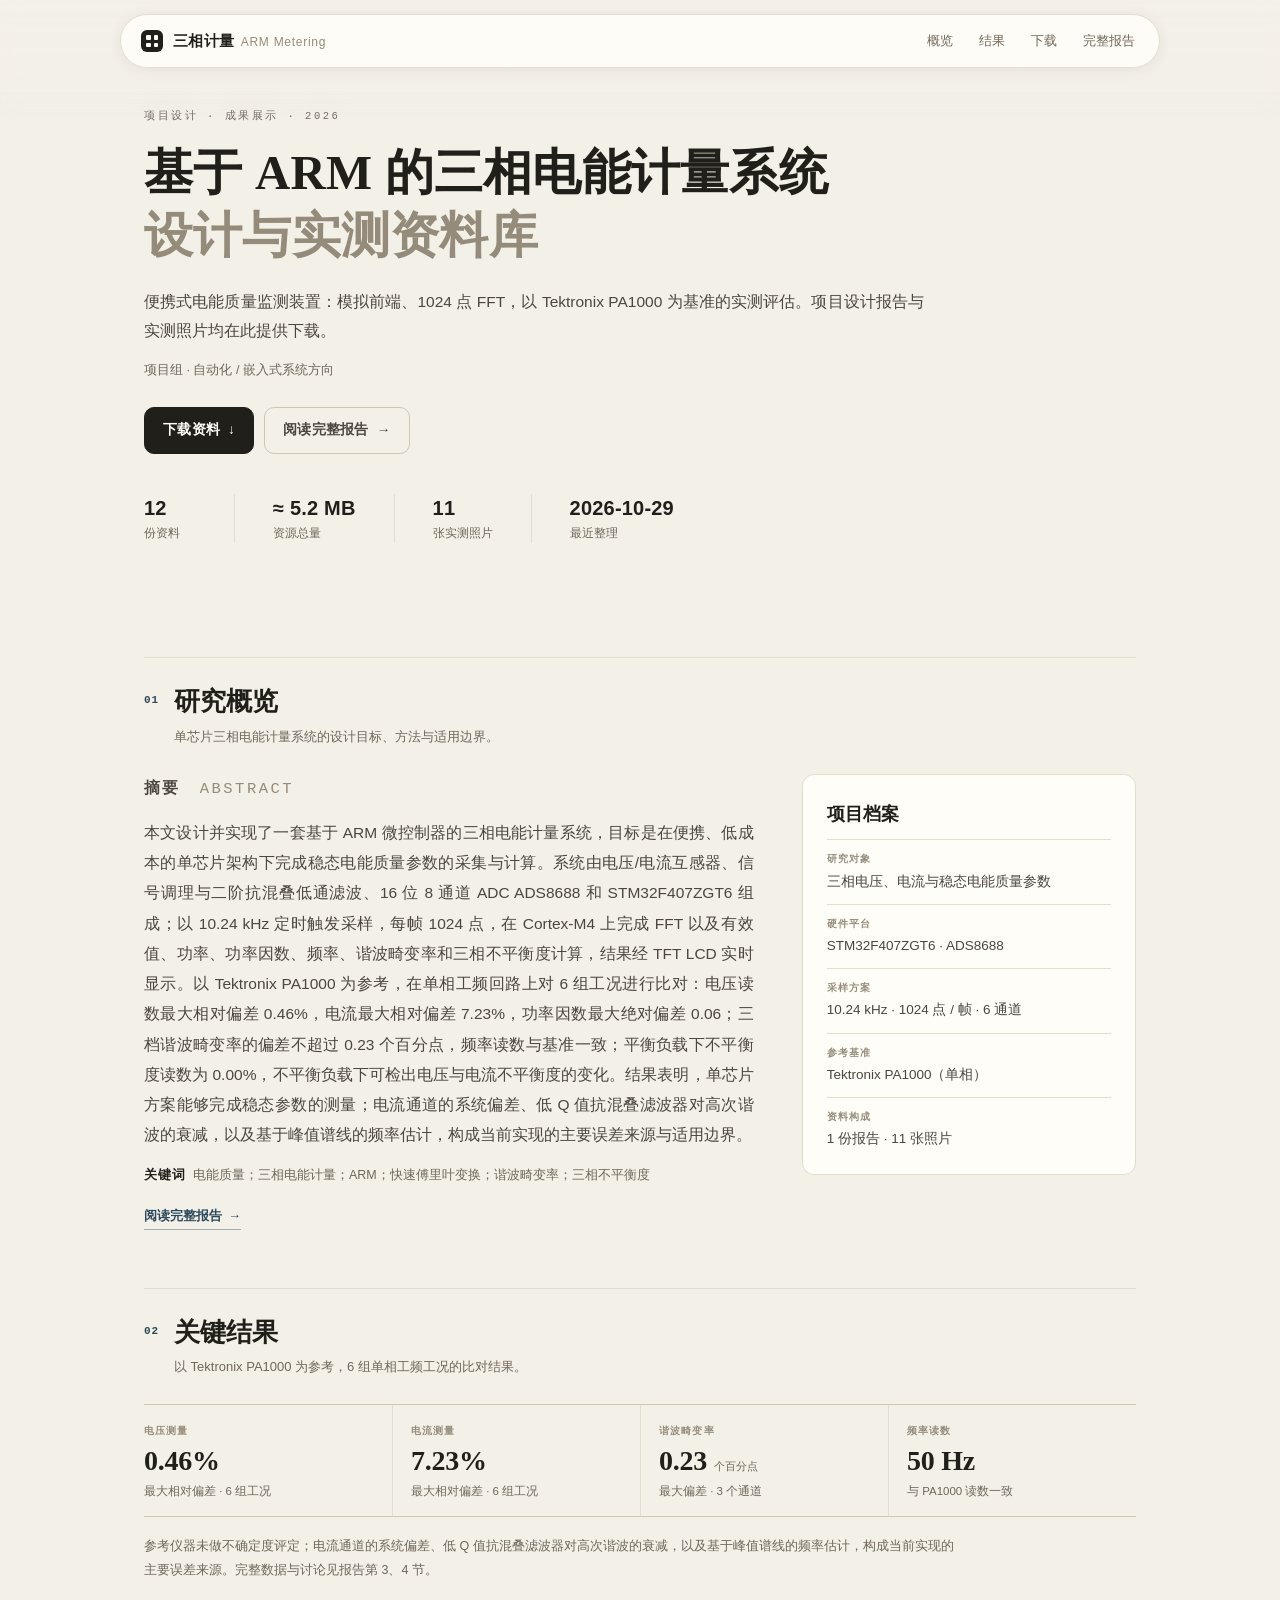
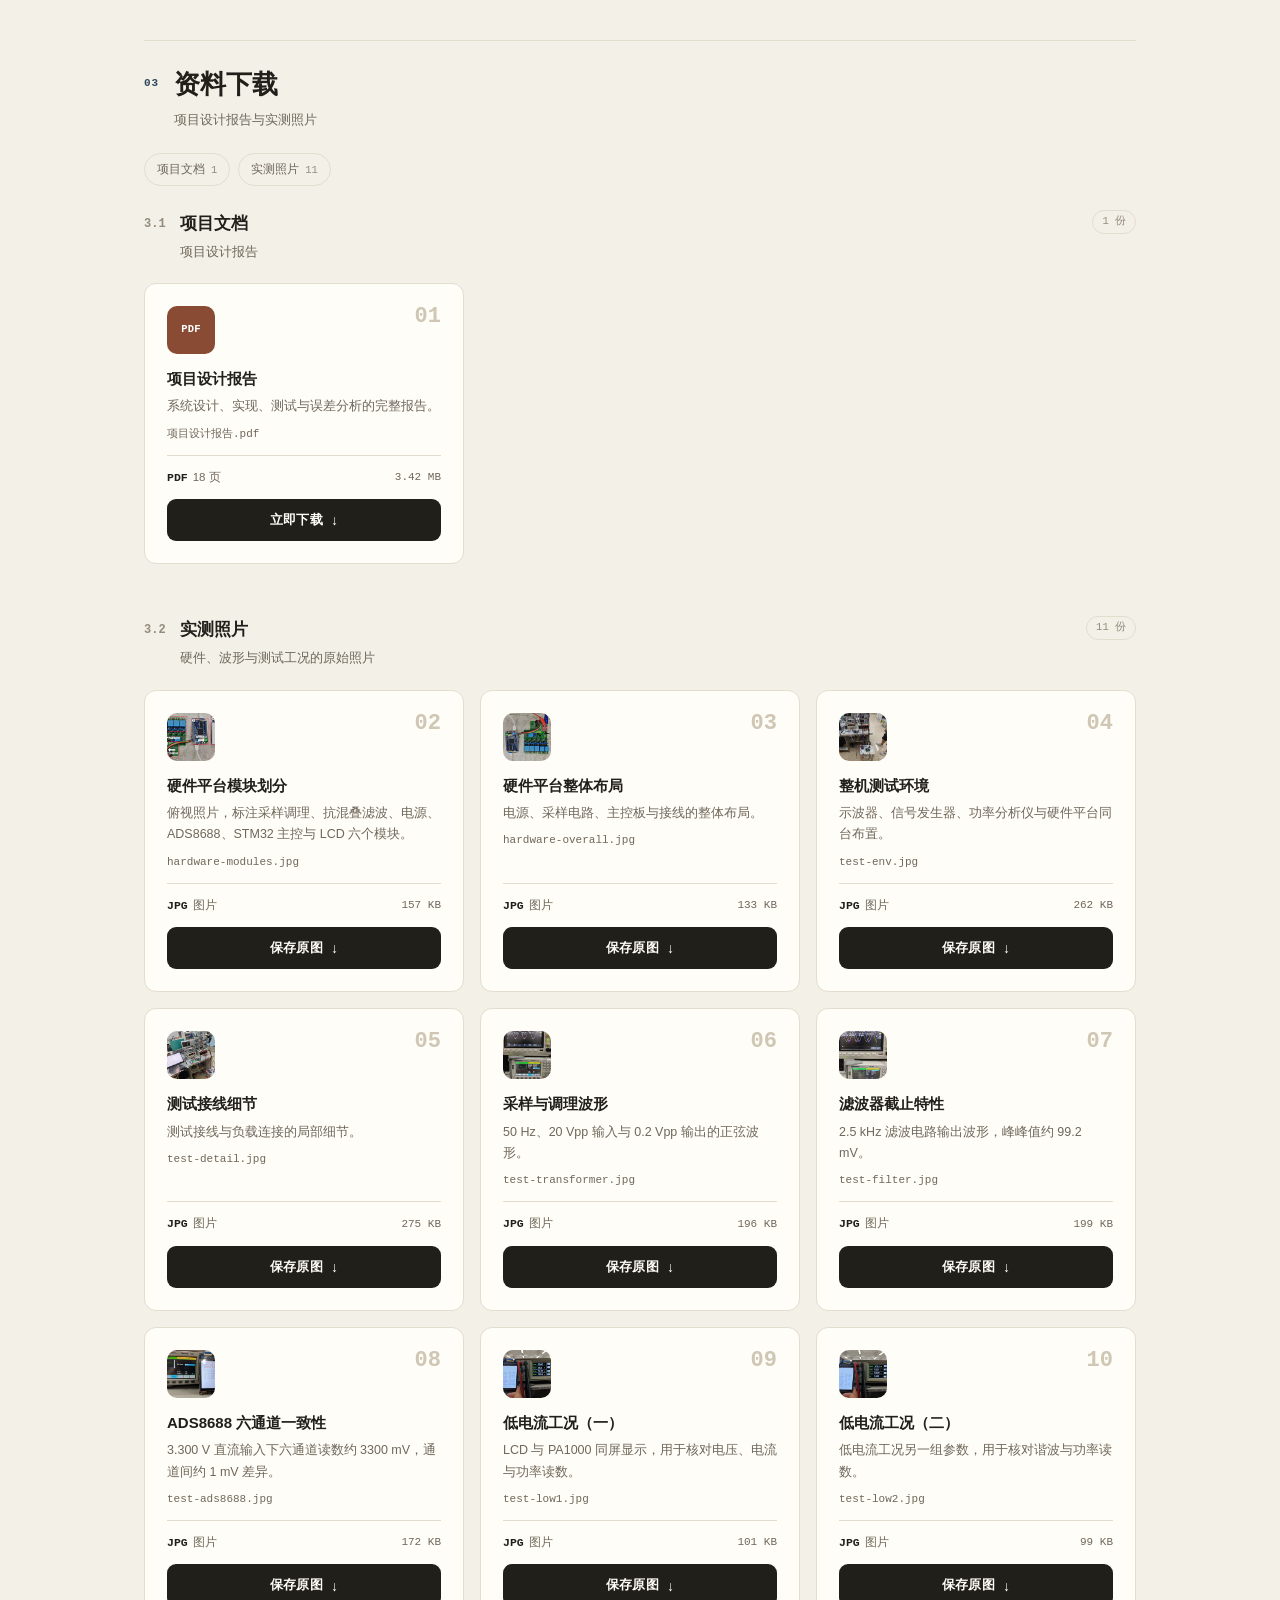
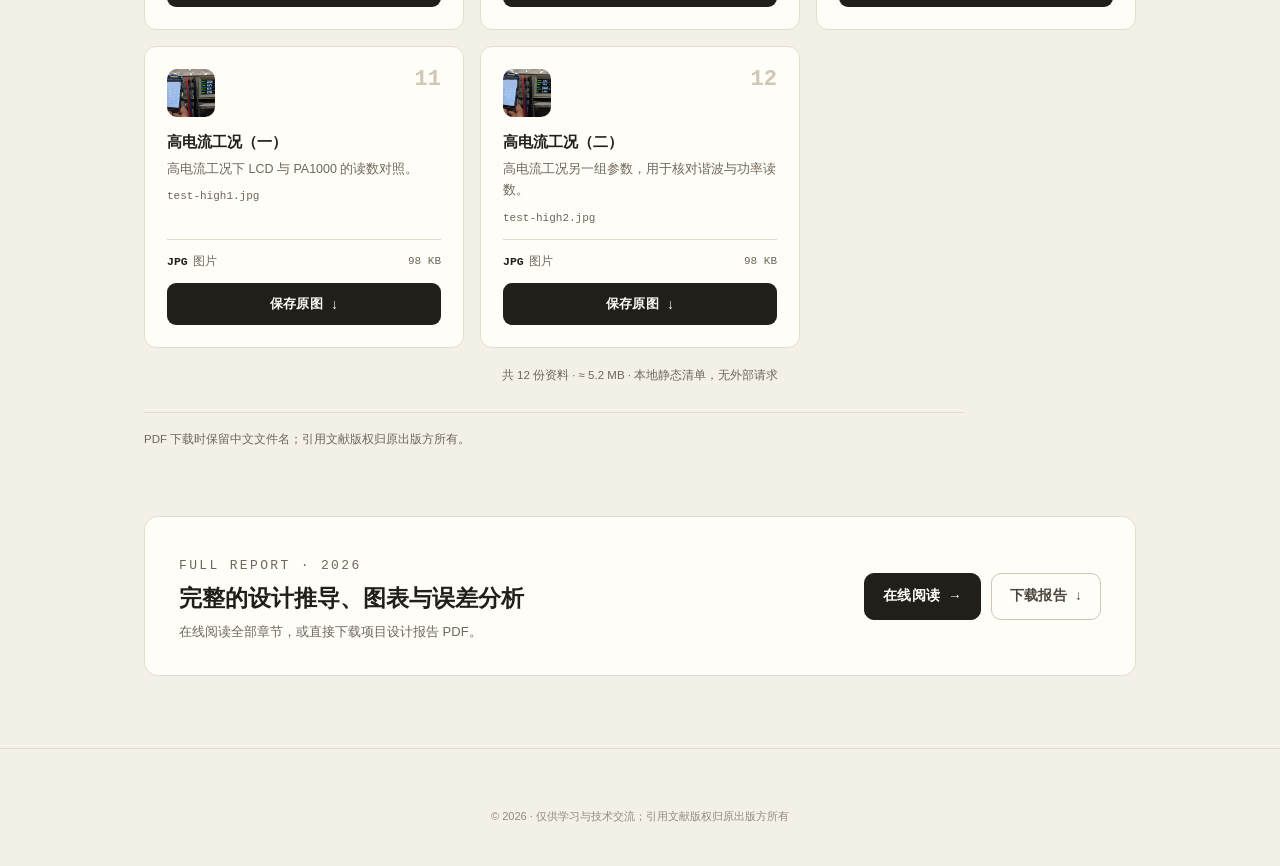
<file: index.html>
<!DOCTYPE html>
<html lang="zh-CN">
<head>
<meta charset="utf-8">
<meta name="viewport" content="width=device-width, initial-scale=1">
<title>基于 ARM 的三相电能计量系统设计 · 资料与实测</title>
<meta name="description" content="基于 ARM 与 ADS8688 的三相电能计量系统：模拟前端、1024 点 FFT、以 Tektronix PA1000 为基准的实测结果。项目设计报告与实测照片下载。">
<meta name="color-scheme" content="light">
<meta name="theme-color" content="#f3f0e8">
<meta name="robots" content="index,follow">
<meta property="og:type" content="website">
<meta property="og:locale" content="zh_CN">
<meta property="og:title" content="基于 ARM 的三相电能计量系统设计 · 资料与实测">
<meta property="og:description" content="便携式电能质量监测装置的设计、实测结果与资料下载。">
<link rel="icon" href="assets/favicon.svg?v=3" type="image/svg+xml">
<link rel="icon" href="favicon.ico" sizes="16x16 32x32 48x48 64x64 128x128 256x256" type="image/x-icon">
<link rel="apple-touch-icon" sizes="180x180" href="assets/apple-touch-icon.png">
<link rel="stylesheet" href="shaders/style.css">
<script src="heads/downloads.js" defer></script>
<script src="heads/catalog.js" defer></script>
</head>
<body>
<a class="skip" href="#main">跳到正文</a>

<header class="site-header">
  <div class="header-inner">
    <a class="brand" href="#top" aria-label="三相电能计量系统资料首页">
      <span class="chip-logo" aria-hidden="true"><i></i><i></i><i></i><i></i></span>
      <span class="brand-name">三相计量<em>ARM Metering</em></span>
    </a>
    <nav class="nav" aria-label="站内导航">
      <a href="#overview">概览</a>
      <a href="#results">结果</a>
      <a href="#downloads">下载</a>
      <a href="tpems-report.html">完整报告</a>
    </nav>
  </div>
</header>

<main id="main">

  <section class="hero" id="top">
    <p class="hero-kicker">项目设计 · 成果展示 · 2026</p>
    <h1 class="hero-title">基于 ARM 的三相<br class="br-m">电能计量系统<br><span class="hero-subline">设计与实测资料库</span></h1>
    <p class="hero-sub">便携式电能质量监测装置：模拟前端、1024 点 FFT，以 Tektronix PA1000 为基准的实测评估。项目设计报告与实测照片均在此提供下载。</p>
    <p class="hero-byline">项目组 · 自动化 / 嵌入式系统方向</p>

    <div class="hero-actions">
      <a class="btn btn-primary" href="#downloads">下载资料 <span aria-hidden="true">↓</span></a>
      <a class="btn btn-ghost" href="tpems-report.html">阅读完整报告 <span aria-hidden="true">→</span></a>
    </div>

    <div class="hero-stats" id="hero-stats" aria-label="资料统计">
      <noscript><p class="hero-stats-fallback">共 12 份资料 · 1 份报告 · 11 张实测照片</p></noscript>
      <!-- 由 heads/catalog.js 根据 heads/downloads.js 填充 -->
    </div>
  </section>

  <section class="section" id="overview" aria-labelledby="overview-title">
    <header class="section-head">
      <span class="section-no" aria-hidden="true">01</span>
      <div class="section-head-text">
        <h2 id="overview-title">研究概览</h2>
        <p>单芯片三相电能计量系统的设计目标、方法与适用边界。</p>
      </div>
    </header>

    <div class="overview-grid">
      <div class="overview-text">
        <p class="abstract-label">摘要 <span lang="en">Abstract</span></p>
        <p>本文设计并实现了一套基于 ARM 微控制器的三相电能计量系统，目标是在便携、低成本的单芯片架构下完成稳态电能质量参数的采集与计算。系统由电压/电流互感器、信号调理与二阶抗混叠低通滤波、16 位 8 通道 ADC ADS8688 和 STM32F407ZGT6 组成；以 10.24 kHz 定时触发采样，每帧 1024 点，在 Cortex-M4 上完成 FFT 以及有效值、功率、功率因数、频率、谐波畸变率和三相不平衡度计算，结果经 TFT LCD 实时显示。以 Tektronix PA1000 为参考，在单相工频回路上对 6 组工况进行比对：电压读数最大相对偏差 0.46%，电流最大相对偏差 7.23%，功率因数最大绝对偏差 0.06；三档谐波畸变率的偏差不超过 0.23 个百分点，频率读数与基准一致；平衡负载下不平衡度读数为 0.00%，不平衡负载下可检出电压与电流不平衡度的变化。结果表明，单芯片方案能够完成稳态参数的测量；电流通道的系统偏差、低 Q 值抗混叠滤波器对高次谐波的衰减，以及基于峰值谱线的频率估计，构成当前实现的主要误差来源与适用边界。</p>
        <p class="keywords"><b>关键词</b>电能质量；三相电能计量；ARM；快速傅里叶变换；谐波畸变率；三相不平衡度</p>
        <a class="text-link" href="tpems-report.html">阅读完整报告 <span aria-hidden="true">→</span></a>
      </div>

      <aside class="project-card" aria-label="项目档案">
        <h3>项目档案</h3>
        <dl>
          <div><dt>研究对象</dt><dd>三相电压、电流与稳态电能质量参数</dd></div>
          <div><dt>硬件平台</dt><dd>STM32F407ZGT6 · ADS8688</dd></div>
          <div><dt>采样方案</dt><dd>10.24 kHz · 1024 点 / 帧 · 6 通道</dd></div>
          <div><dt>参考基准</dt><dd>Tektronix PA1000（单相）</dd></div>
          <div><dt>资料构成</dt><dd>1 份报告 · 11 张照片</dd></div>
        </dl>
      </aside>
    </div>
  </section>

  <section class="section" id="results" aria-labelledby="results-title">
    <header class="section-head">
      <span class="section-no" aria-hidden="true">02</span>
      <div class="section-head-text">
        <h2 id="results-title">关键结果</h2>
        <p>以 Tektronix PA1000 为参考，6 组单相工频工况的比对结果。</p>
      </div>
    </header>

    <div class="metrics" aria-label="主要结果概览">
      <div class="metric">
        <div class="k">电压测量</div>
        <div class="v">0.46%</div>
        <div class="d">最大相对偏差 · 6 组工况</div>
      </div>
      <div class="metric">
        <div class="k">电流测量</div>
        <div class="v">7.23%</div>
        <div class="d">最大相对偏差 · 6 组工况</div>
      </div>
      <div class="metric">
        <div class="k">谐波畸变率</div>
        <div class="v">0.23 <span class="unit">个百分点</span></div>
        <div class="d">最大偏差 · 3 个通道</div>
      </div>
      <div class="metric">
        <div class="k">频率读数</div>
        <div class="v">50 Hz</div>
        <div class="d">与 PA1000 读数一致</div>
      </div>
    </div>

    <p class="section-note">参考仪器未做不确定度评定；电流通道的系统偏差、低 Q 值抗混叠滤波器对高次谐波的衰减，以及基于峰值谱线的频率估计，构成当前实现的主要误差来源。完整数据与讨论见报告第 3、4 节。</p>
  </section>

  <section class="section" id="downloads" aria-labelledby="downloads-title">
    <header class="section-head">
      <span class="section-no" aria-hidden="true">03</span>
      <div class="section-head-text">
        <h2 id="downloads-title">资料下载</h2>
        <p>项目设计报告与实测照片</p>
      </div>
    </header>

    <nav class="catalog-jump" aria-label="资料分组">
      <a href="#documents">项目文档 <span data-count="documents">1</span></a>
      <a href="#photos">实测照片 <span data-count="photos">11</span></a>
    </nav>

    <div class="catalog" id="catalog">
      <noscript>
        <p class="noscript-tip">资料卡片需要启用 JavaScript 才能显示；也可以直接使用下面的链接下载。</p>
                <ul class="noscript-list">
          <li><strong>项目文档</strong>
            <ul>
              <li><a href="assets/files/design-report.pdf" download="项目设计报告.pdf">项目设计报告（PDF）</a></li>
            </ul>
          </li>
          <li><strong>实测照片</strong>
            <ul>
              <li><a href="assets/img/hardware-modules.jpg" download="硬件平台模块划分.jpg">硬件平台模块划分（JPG）</a></li>
              <li><a href="assets/img/hardware-overall.jpg" download="硬件平台整体布局.jpg">硬件平台整体布局（JPG）</a></li>
              <li><a href="assets/img/test-env.jpg" download="整机测试环境.jpg">整机测试环境（JPG）</a></li>
              <li><a href="assets/img/test-detail.jpg" download="测试接线细节.jpg">测试接线细节（JPG）</a></li>
              <li><a href="assets/img/test-transformer.jpg" download="采样与调理波形.jpg">采样与调理波形（JPG）</a></li>
              <li><a href="assets/img/test-filter.jpg" download="滤波器截止特性.jpg">滤波器截止特性（JPG）</a></li>
              <li><a href="assets/img/test-ads8688.jpg" download="ADS8688六通道一致性.jpg">ADS8688 六通道一致性（JPG）</a></li>
              <li><a href="assets/img/test-low1.jpg" download="低电流工况一.jpg">低电流工况（一）（JPG）</a></li>
              <li><a href="assets/img/test-low2.jpg" download="低电流工况二.jpg">低电流工况（二）（JPG）</a></li>
              <li><a href="assets/img/test-high1.jpg" download="高电流工况一.jpg">高电流工况（一）（JPG）</a></li>
              <li><a href="assets/img/test-high2.jpg" download="高电流工况二.jpg">高电流工况（二）（JPG）</a></li>
            </ul>
          </li>
        </ul>
      </noscript>
    </div>

    <p class="download-note">PDF 下载时保留中文文件名；引用文献版权归原出版方所有。</p>
  </section>

  <section class="section cta-wrap" aria-labelledby="cta-title">
    <div class="cta">
      <div class="cta-text">
        <p class="cta-kicker">Full Report · 2026</p>
        <h2 id="cta-title">完整的设计推导、图表与误差分析</h2>
        <p>在线阅读全部章节，或直接下载项目设计报告 PDF。</p>
      </div>
      <div class="cta-actions">
        <a class="btn btn-primary" href="tpems-report.html">在线阅读 <span aria-hidden="true">→</span></a>
        <a class="btn btn-ghost" href="assets/files/design-report.pdf" download="项目设计报告.pdf">下载报告 <span aria-hidden="true">↓</span></a>
      </div>
    </div>
  </section>

</main>

<footer class="site-footer">
  <p class="footer-copy">© 2026 · 仅供学习与技术交流；引用文献版权归原出版方所有</p>
</footer>

</body>
</html>
</file>
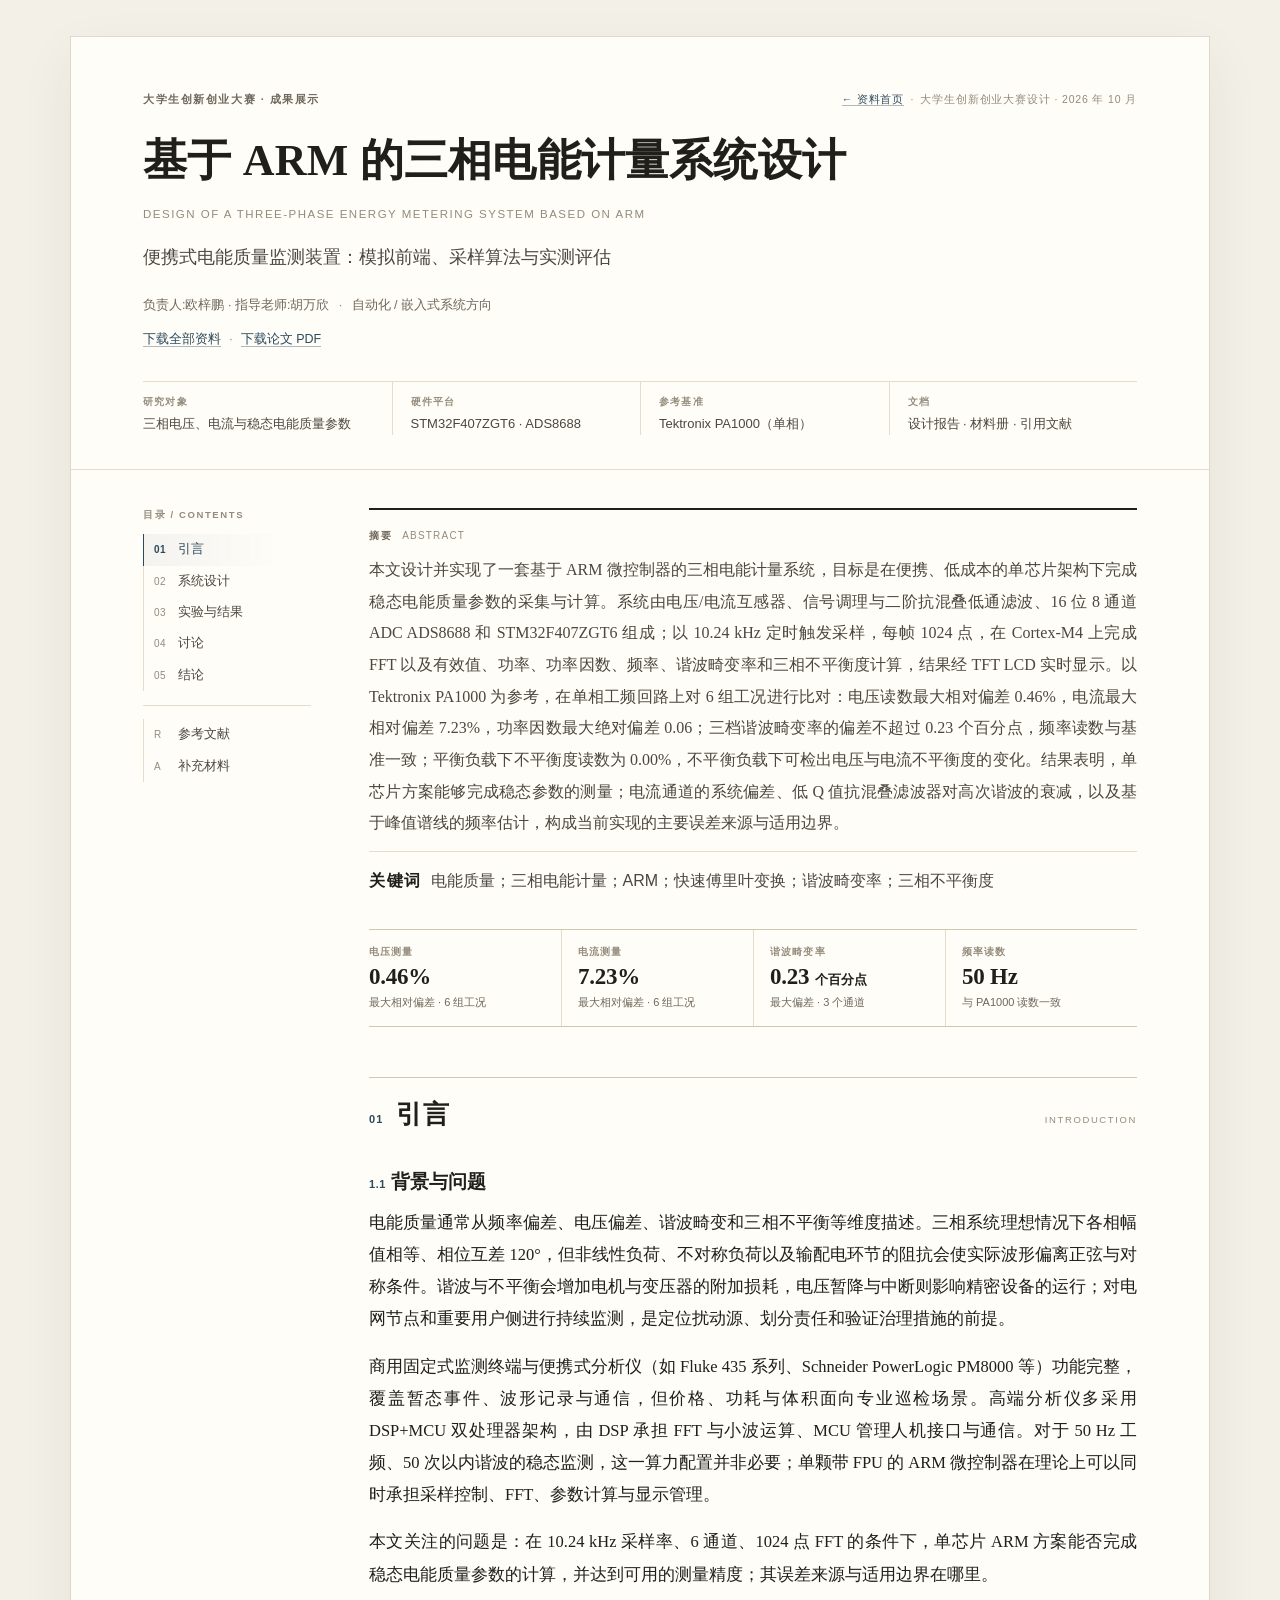
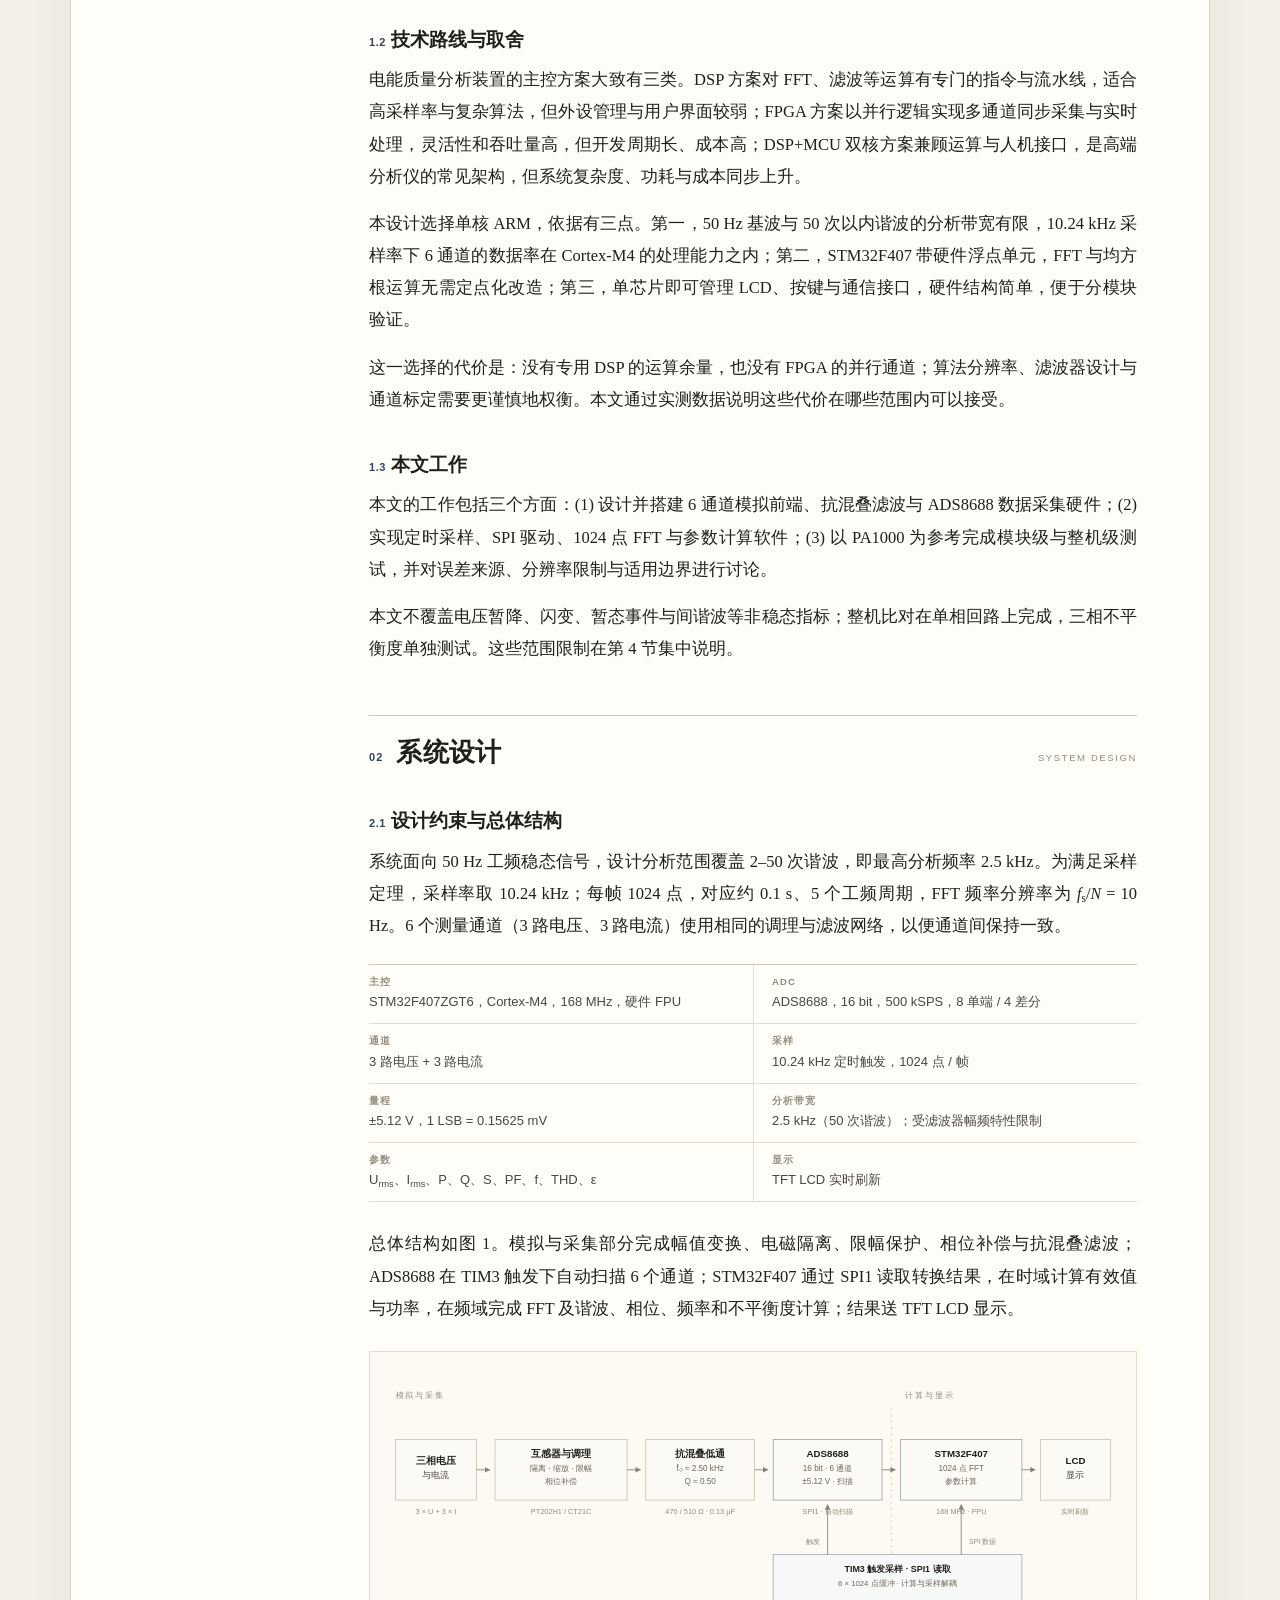
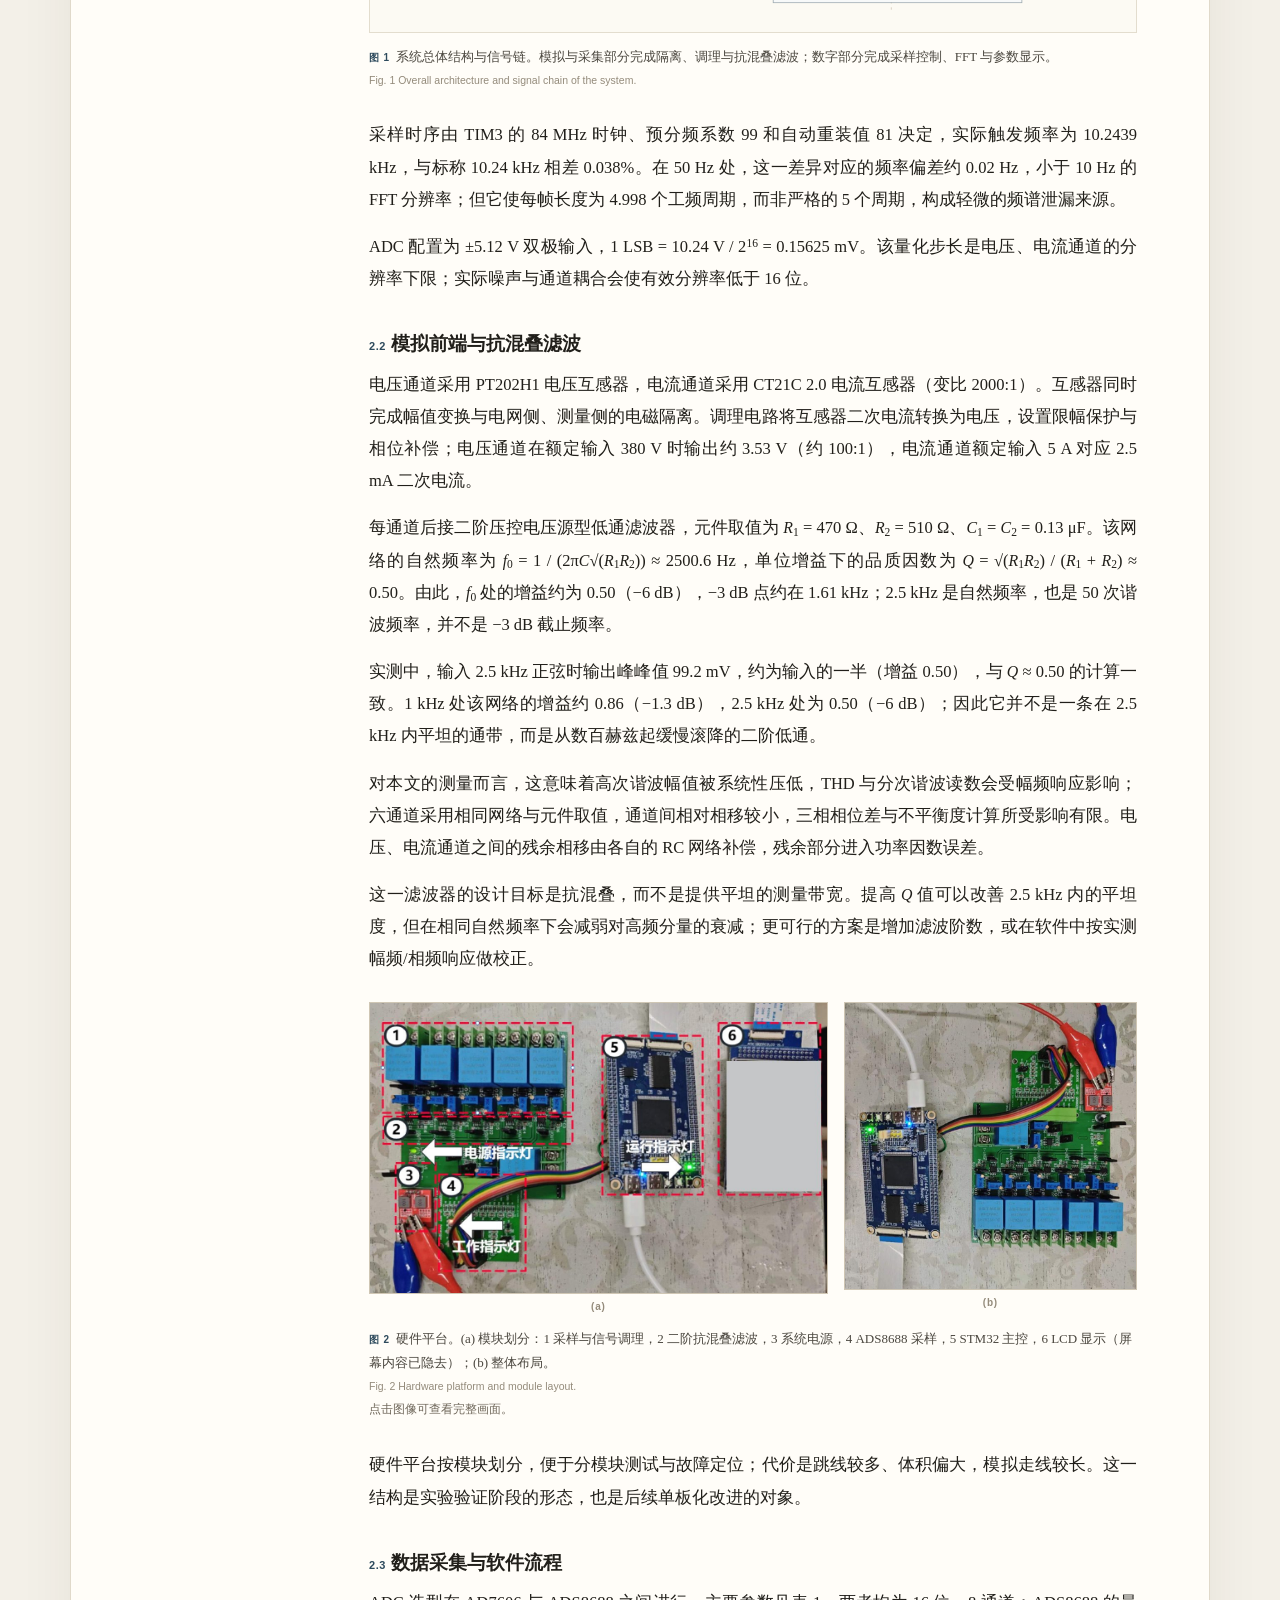
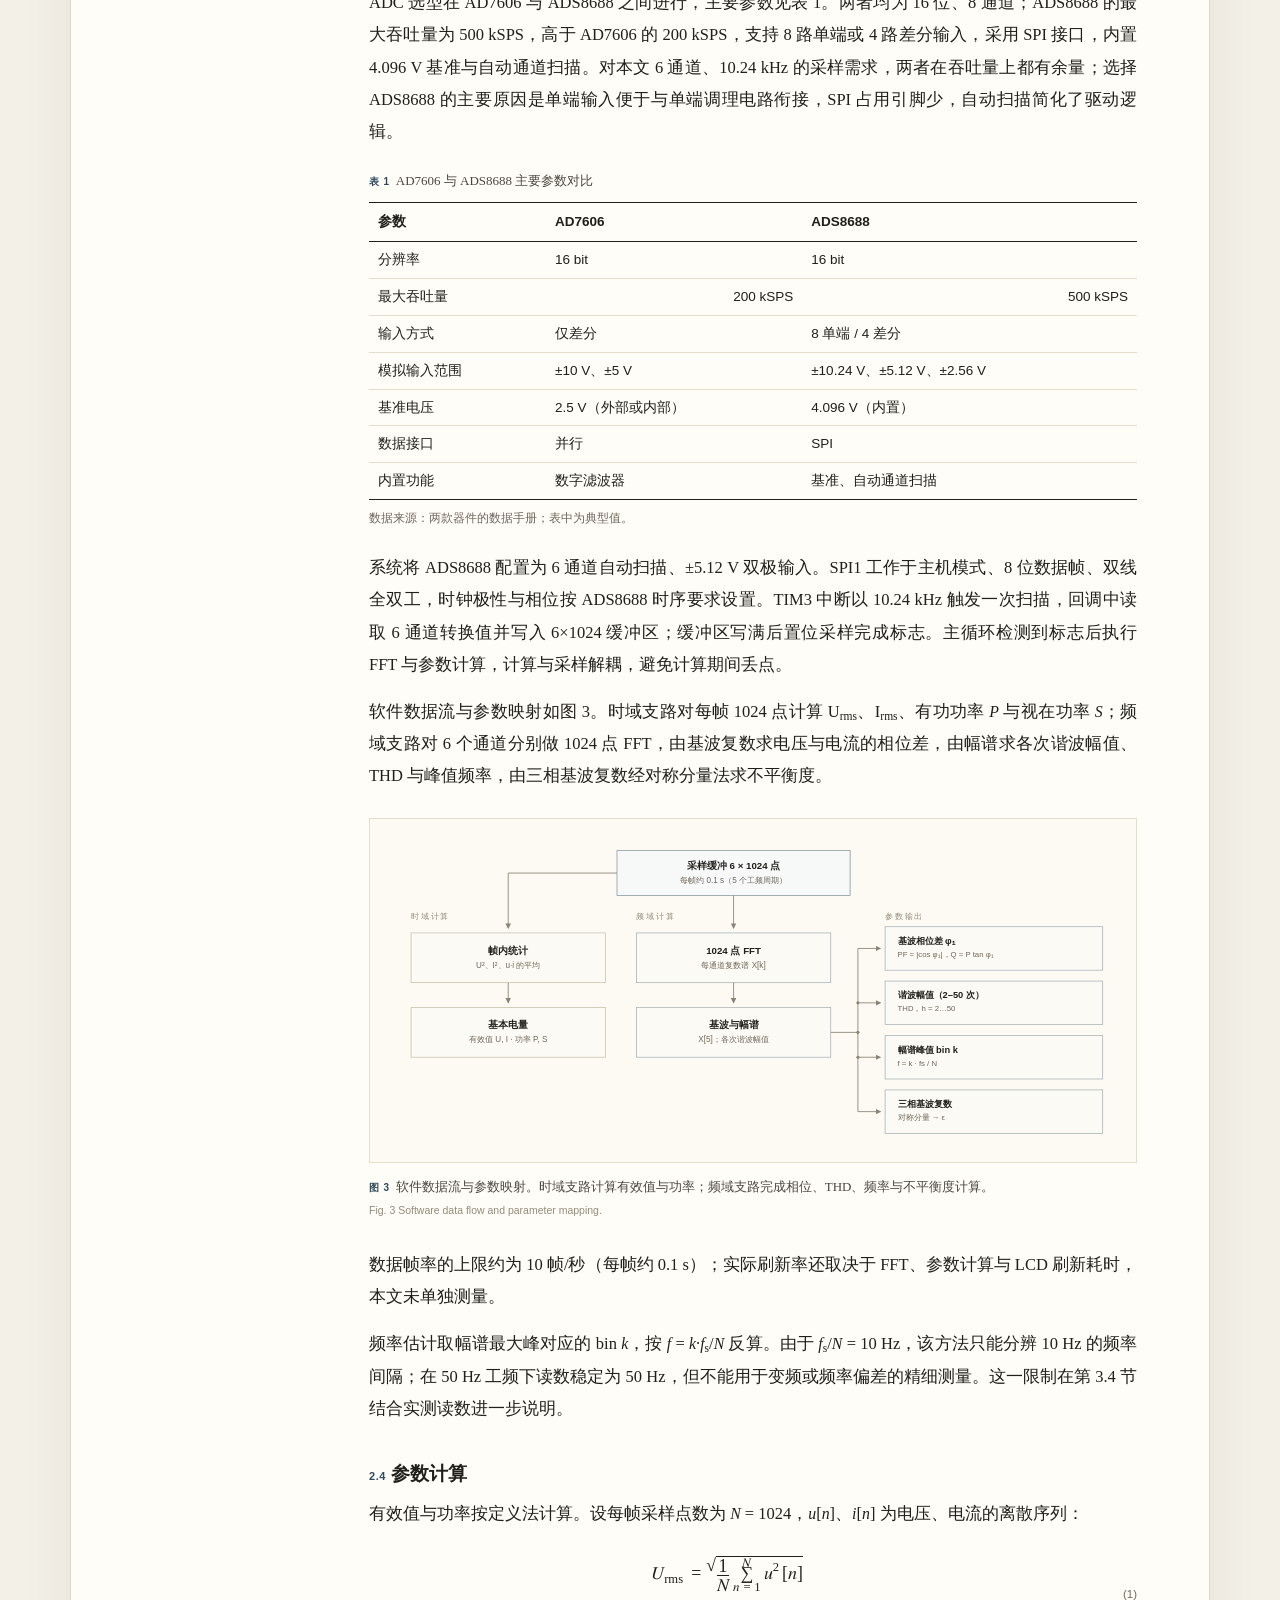
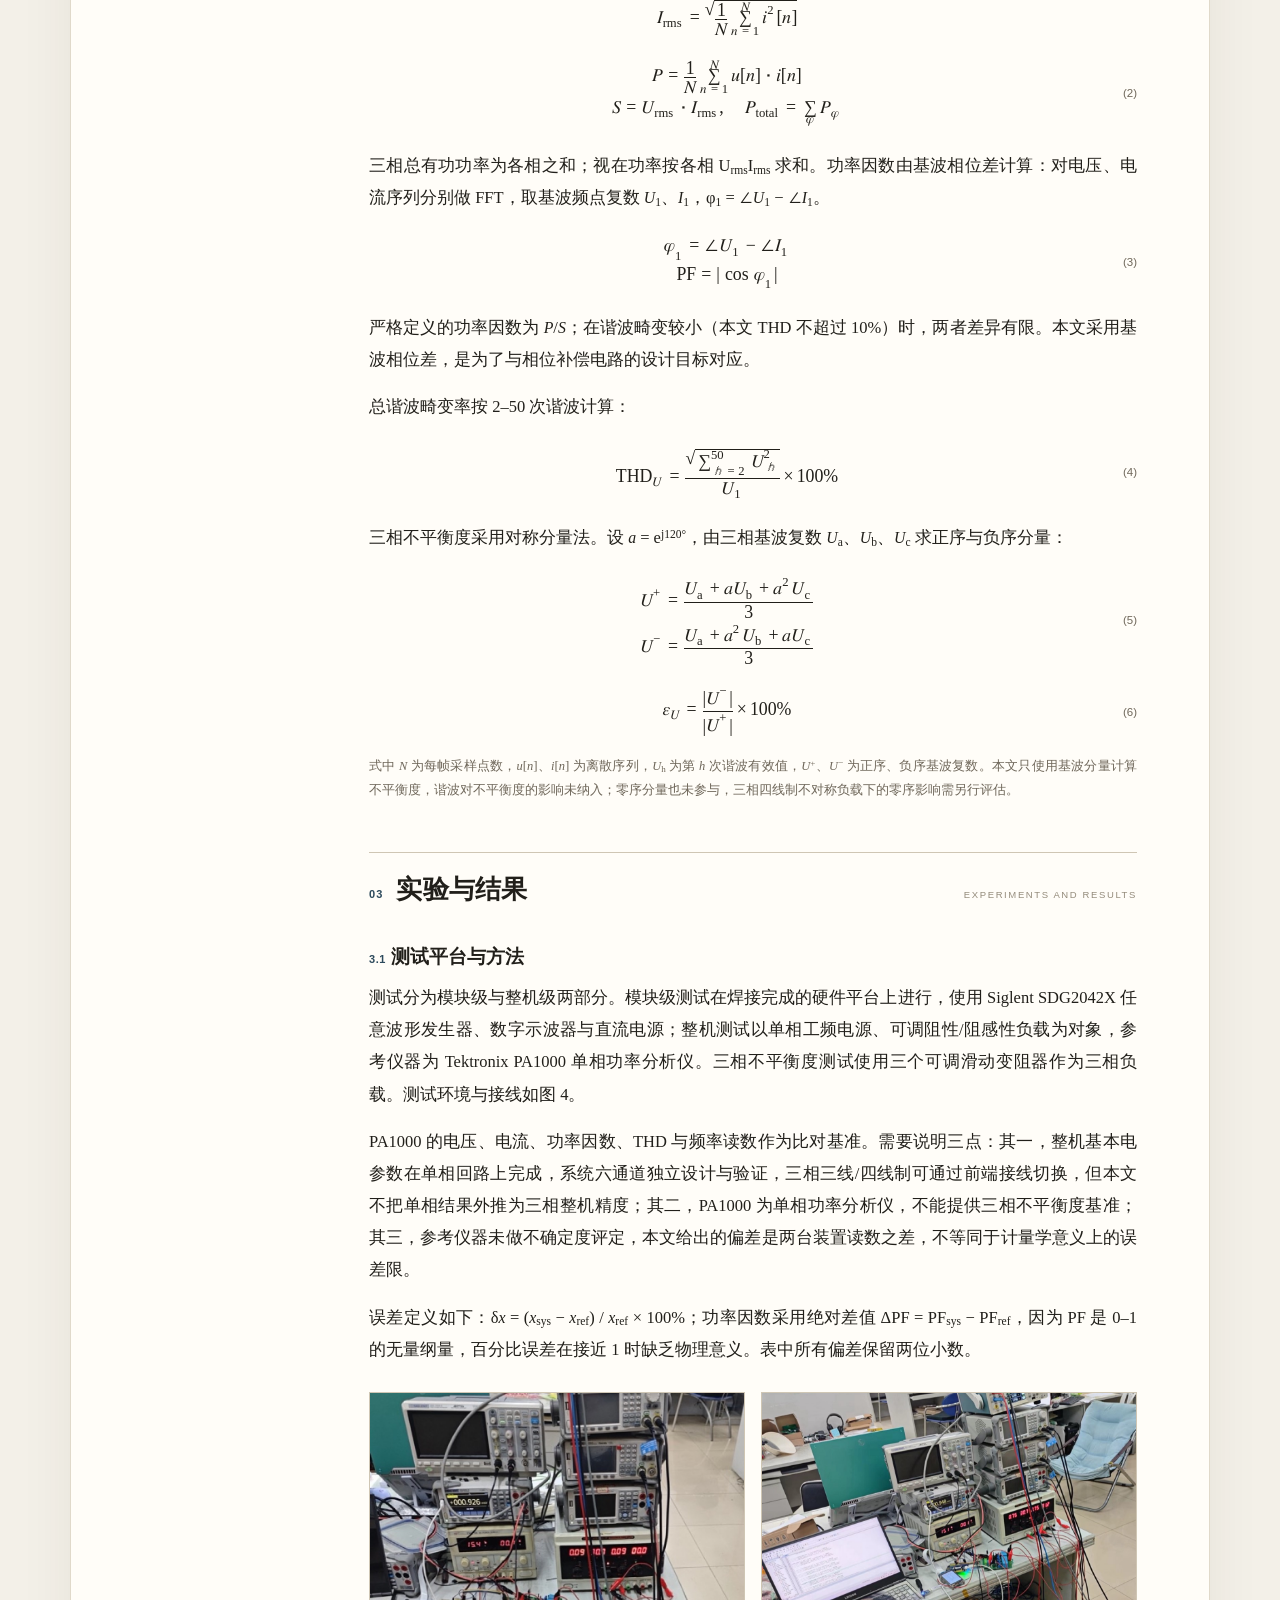
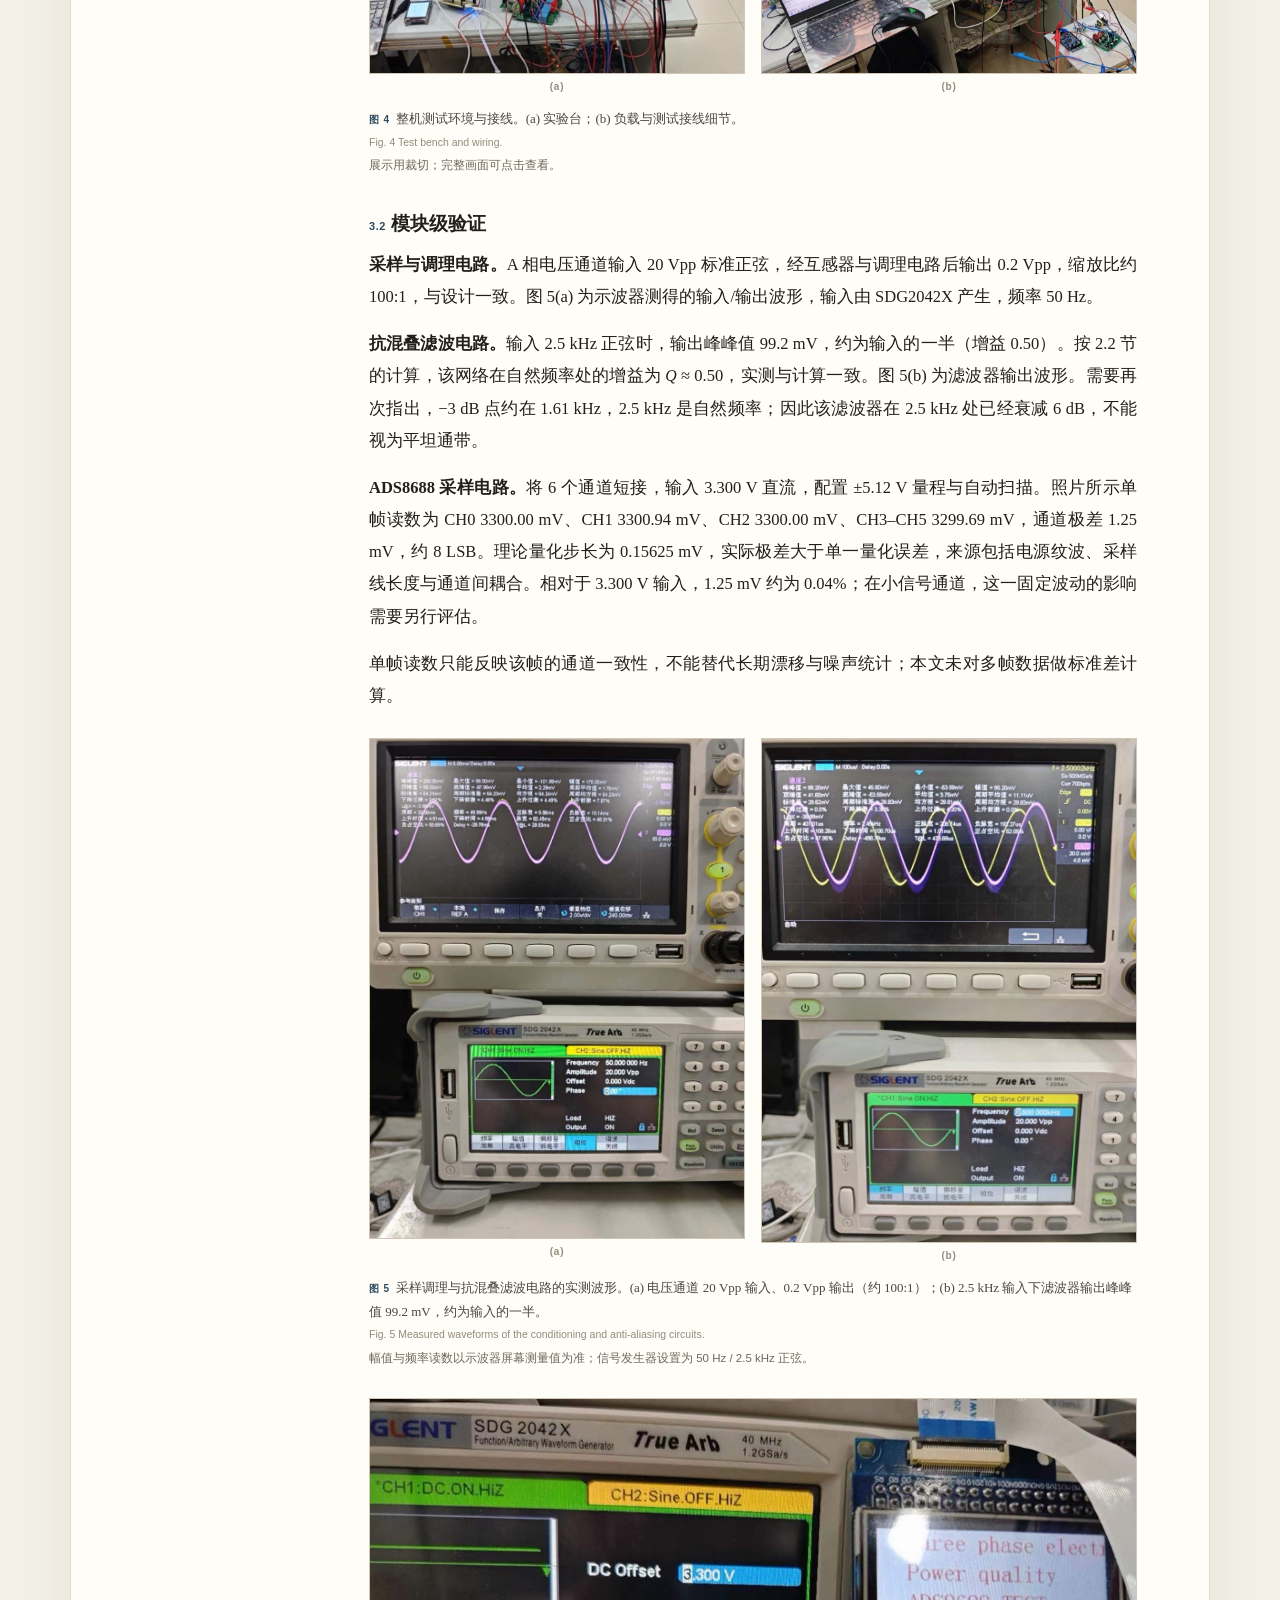
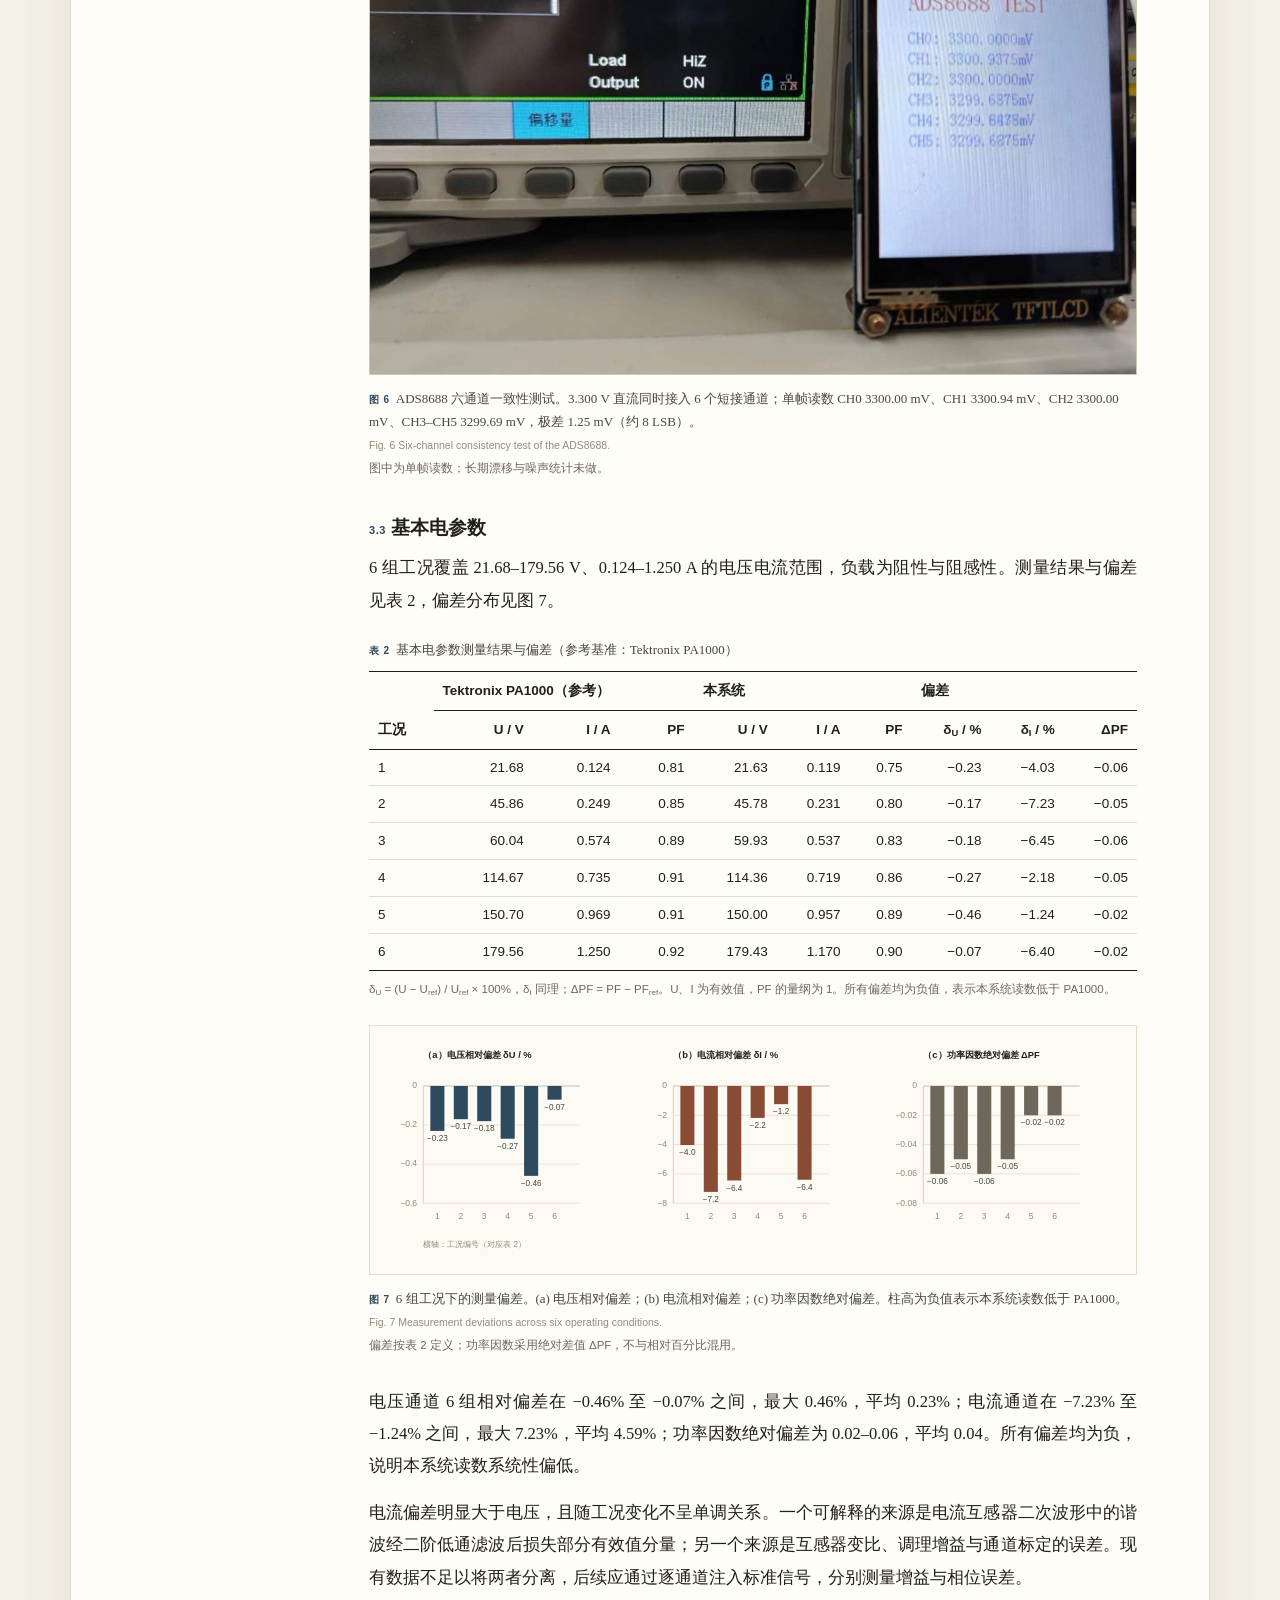
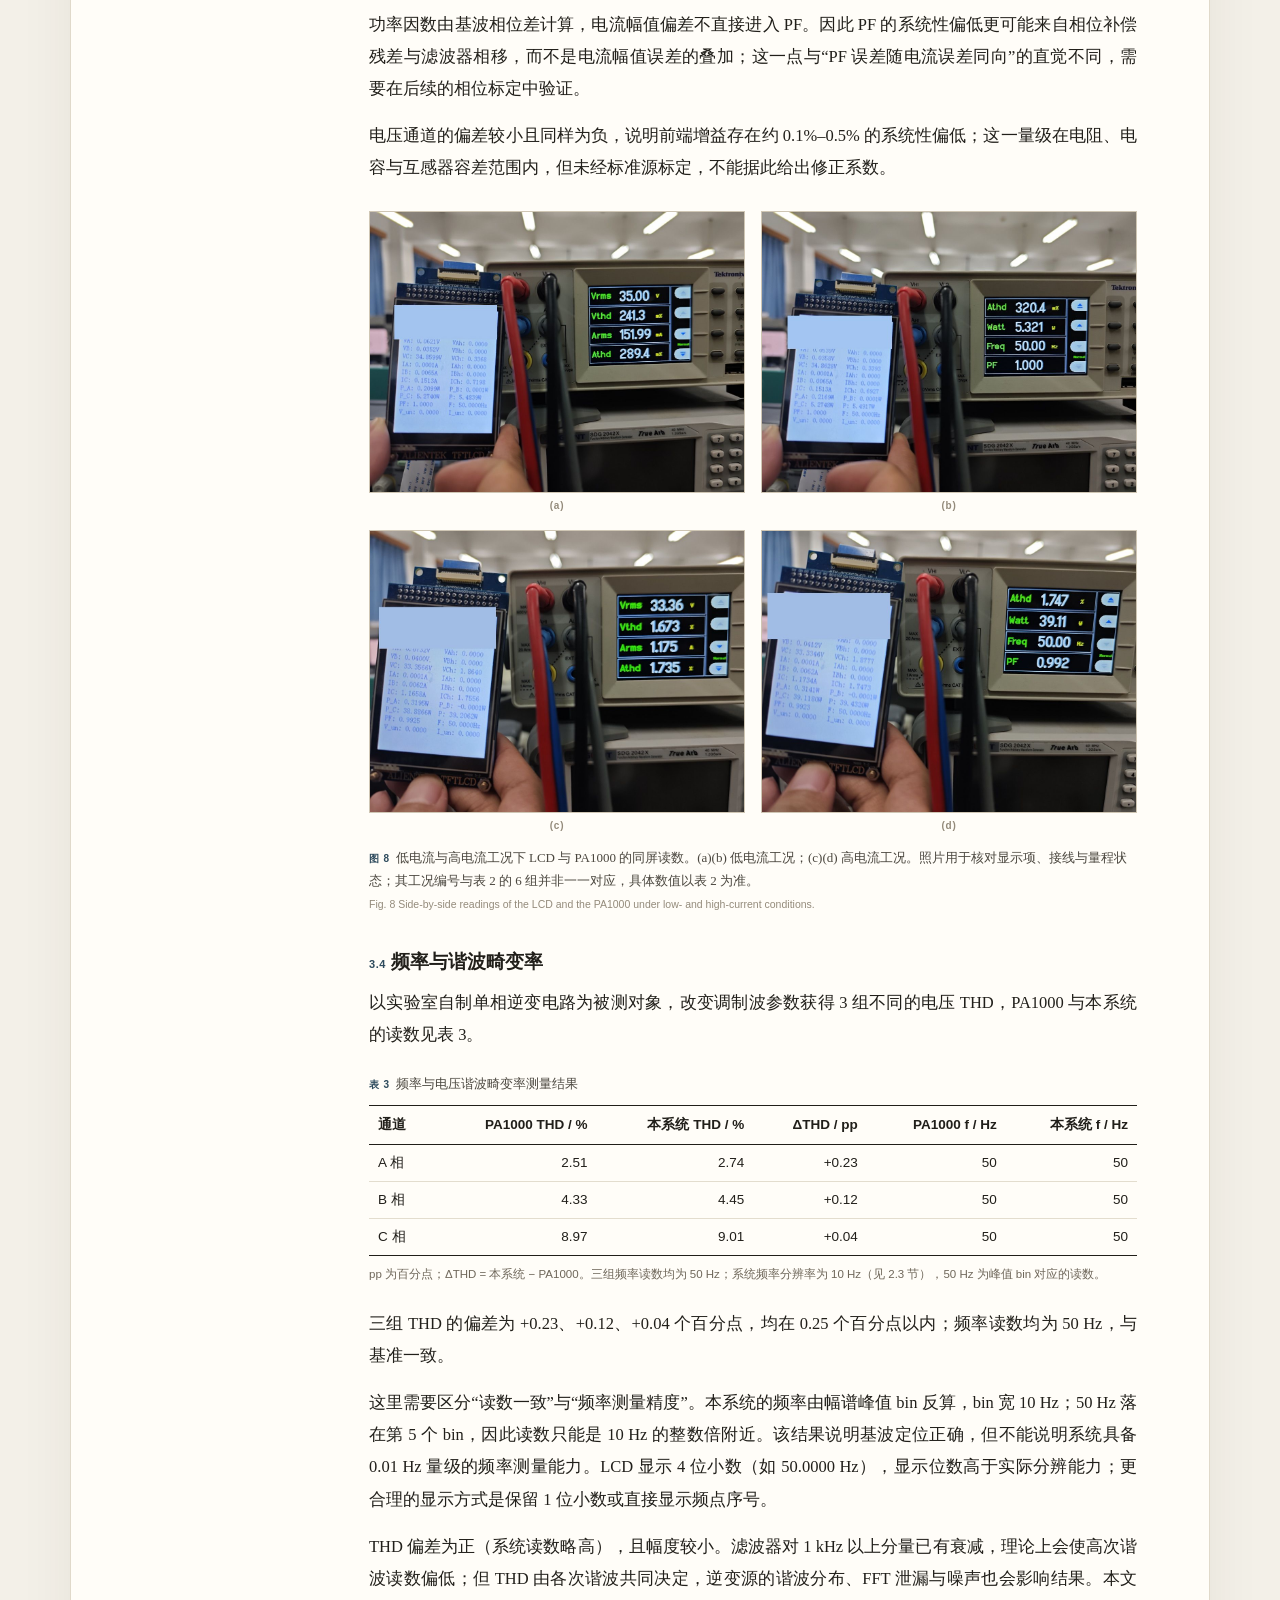
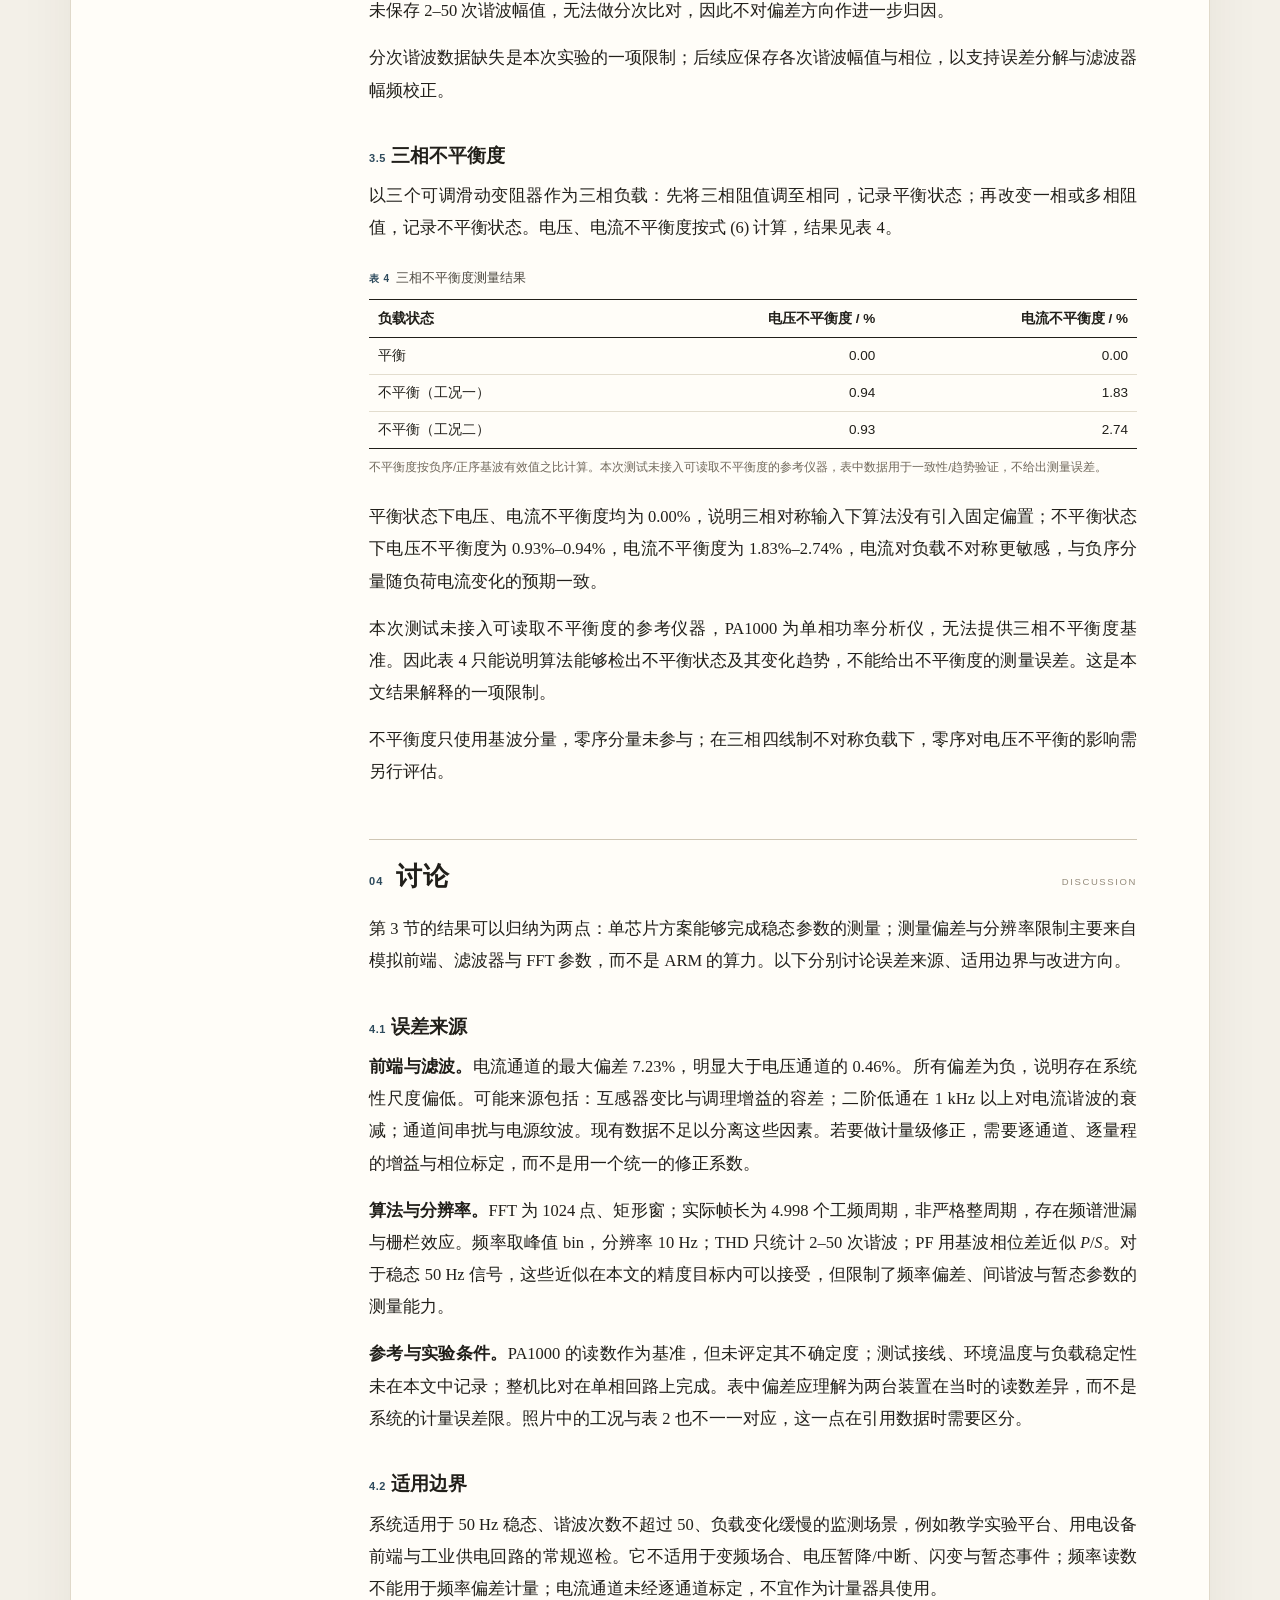
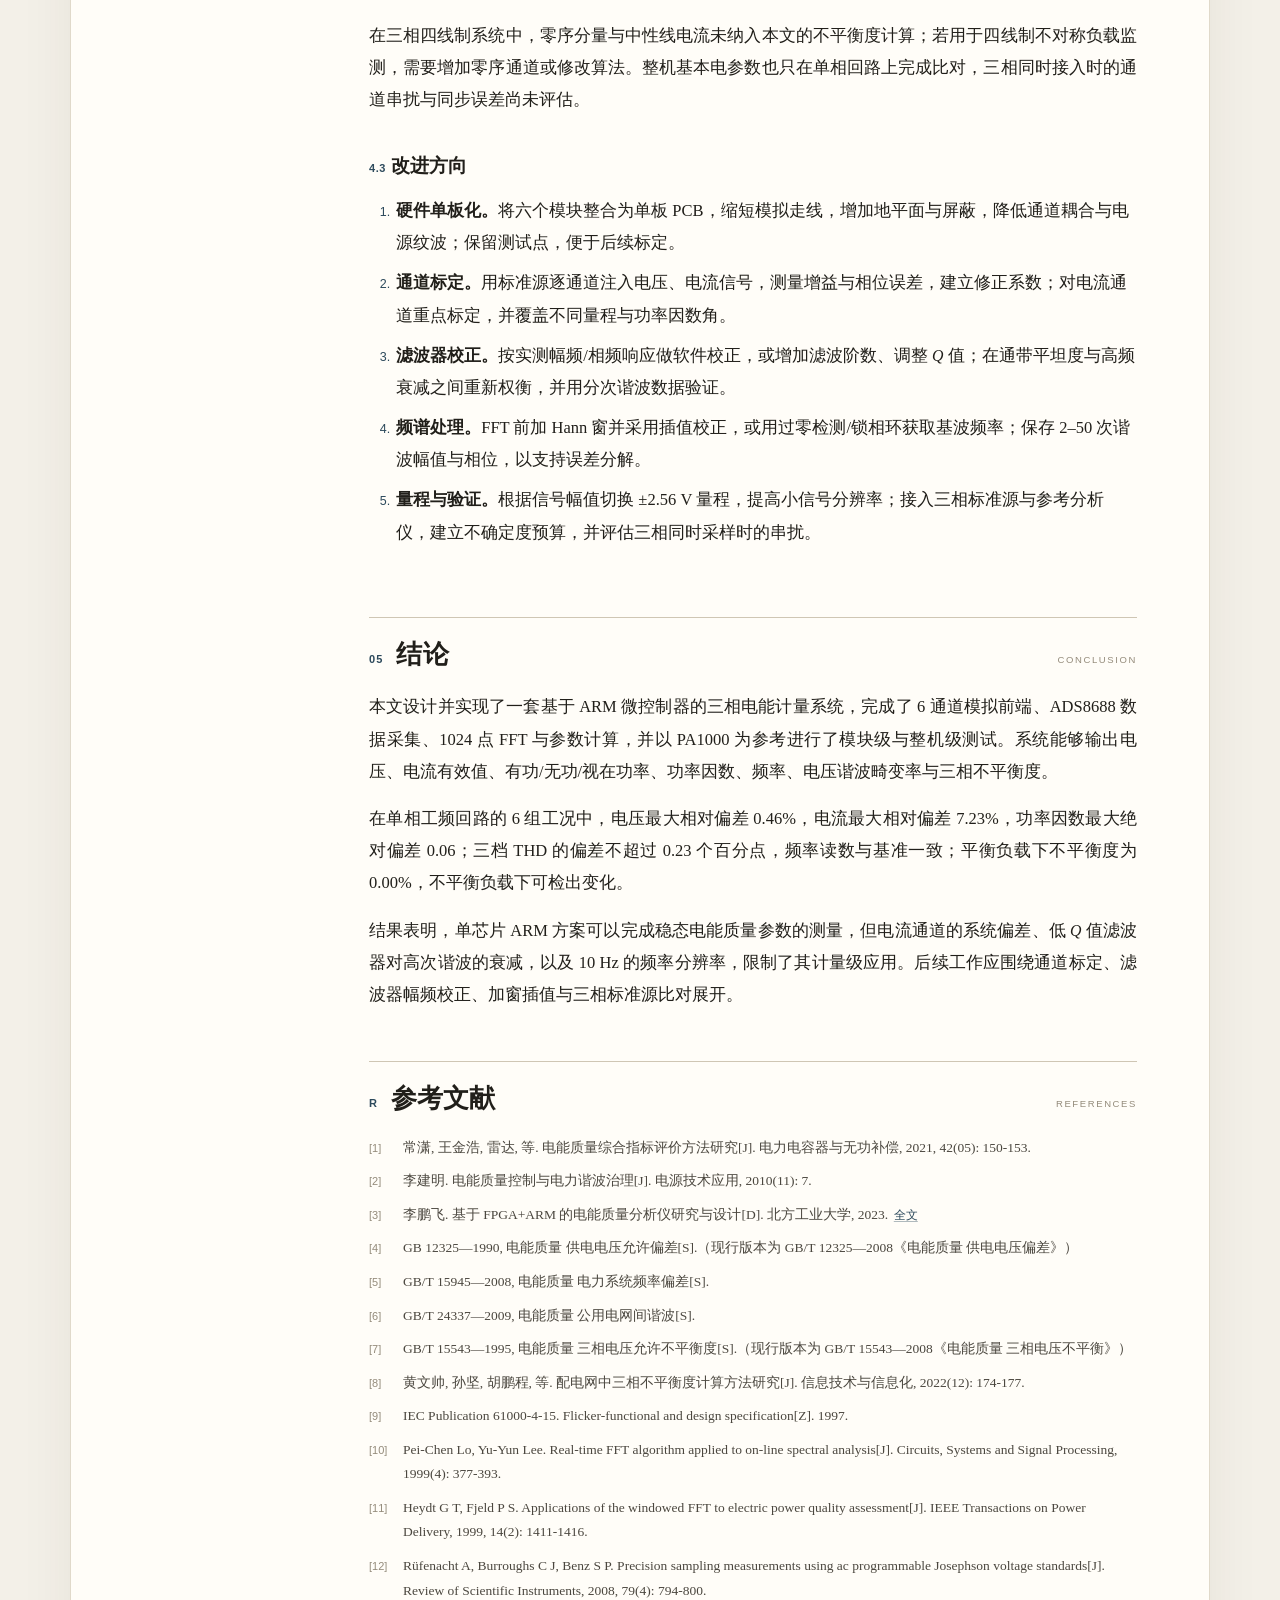
<file: report.html>
<!DOCTYPE html>
<html lang="zh-CN">
<head>
<meta charset="utf-8">
<meta name="viewport" content="width=device-width, initial-scale=1">
<title>基于 ARM 的三相电能计量系统设计 · 完整报告</title>
<meta name="description" content="基于 ARM 与 ADS8688 的三相电能计量系统完整报告：模拟前端、1024 点 FFT 参数计算、以 Tektronix PA1000 为基准的实测结果、误差来源与适用边界。">
<meta name="robots" content="index,follow">
<meta name="color-scheme" content="light">
<meta name="theme-color" content="#f3f0e8">
<meta property="og:type" content="article">
<meta property="og:locale" content="zh_CN">
<meta property="og:title" content="基于 ARM 的三相电能计量系统设计">
<meta property="og:description" content="单芯片 ARM 三相电能计量系统的设计、实测结果与误差讨论。">
<link rel="icon" href="assets/favicon.svg?v=3" type="image/svg+xml">
<link rel="icon" href="favicon.ico" sizes="16x16 32x32 48x48 64x64 128x128 256x256" type="image/x-icon">
<link rel="apple-touch-icon" sizes="180x180" href="assets/apple-touch-icon.png">
<link rel="stylesheet" href="shaders/report.css">
</head>
<body>
<a class="skip" href="#main">跳到正文</a>

<div class="sheet">

<header class="masthead">
  <div class="kicker">
    <span>大学生创新创业大赛 · 成果展示</span>
    <span class="right"><a href="index.html">← 资料首页</a><span class="kicker-sep">·</span>大学生创新创业大赛设计 · 2026 年 10 月</span>
  </div>
  <h1>基于 ARM 的<span class="title-keep">三相电能计量系统设计</span></h1>
  <p class="en-title" lang="en">Design of a Three-Phase Energy Metering System Based on ARM</p>
  <p class="subtitle">便携式电能质量监测装置：模拟前端、采样算法与实测评估</p>
  <p class="byline"><span></span>负责人:欧梓鹏 · 指导老师:胡万欣<span>自动化 / 嵌入式系统方向</span></p>
  <p class="masthead-links"><a href="index.html#downloads">下载全部资料</a><span class="sep">·</span><a href="assets/files/thesis.pdf" download="三相电能计量系统设计-毕业设计论文.pdf">下载论文 PDF</a></p>

  <dl class="masthead-meta">
    <div><dt>研究对象</dt><dd>三相电压、电流与稳态电能质量参数</dd></div>
    <div><dt>硬件平台</dt><dd>STM32F407ZGT6 · ADS8688</dd></div>
    <div><dt>参考基准</dt><dd>Tektronix PA1000（单相）</dd></div>
    <div><dt>文档</dt><dd>设计报告 · 材料册 · 引用文献</dd></div>
  </dl>
</header>

<div class="doc">

<nav class="toc" aria-label="页面目录">
  <h2>目录 / Contents</h2>
  <ol>
    <li><a href="#intro"><span class="no">01</span>引言</a></li>
    <li><a href="#design"><span class="no">02</span>系统设计</a></li>
    <li><a href="#results"><span class="no">03</span>实验与结果</a></li>
    <li><a href="#discussion"><span class="no">04</span>讨论</a></li>
    <li><a href="#conclusion"><span class="no">05</span>结论</a></li>
  </ol>
  <div class="toc-tail">
    <a href="#refs"><span class="no">R</span>参考文献</a>
    <a href="#appendix"><span class="no">A</span>补充材料</a>
  </div>
</nav>

<main class="main" id="main">

<section class="abstract" aria-labelledby="abstract-label">
  <p class="label" id="abstract-label">摘要 <span class="en" lang="en">Abstract</span></p>
  <p>本文设计并实现了一套基于 ARM 微控制器的三相电能计量系统，目标是在便携、低成本的单芯片架构下完成稳态电能质量参数的采集与计算。系统由电压/电流互感器、信号调理与二阶抗混叠低通滤波、16 位 8 通道 ADC ADS8688 和 STM32F407ZGT6 组成；以 10.24 kHz 定时触发采样，每帧 1024 点，在 Cortex-M4 上完成 FFT 以及有效值、功率、功率因数、频率、谐波畸变率和三相不平衡度计算，结果经 TFT LCD 实时显示。以 Tektronix PA1000 为参考，在单相工频回路上对 6 组工况进行比对：电压读数最大相对偏差 0.46%，电流最大相对偏差 7.23%，功率因数最大绝对偏差 0.06；三档谐波畸变率的偏差不超过 0.23 个百分点，频率读数与基准一致；平衡负载下不平衡度读数为 0.00%，不平衡负载下可检出电压与电流不平衡度的变化。结果表明，单芯片方案能够完成稳态参数的测量；电流通道的系统偏差、低 Q 值抗混叠滤波器对高次谐波的衰减，以及基于峰值谱线的频率估计，构成当前实现的主要误差来源与适用边界。</p>
  <p class="keywords"><b>关键词</b>电能质量；三相电能计量；ARM；快速傅里叶变换；谐波畸变率；三相不平衡度</p>
</section>

<div class="metrics" aria-label="主要结果概览">
  <div class="metric">
    <div class="k">电压测量</div>
    <div class="v">0.46%</div>
    <div class="d">最大相对偏差 · 6 组工况</div>
  </div>
  <div class="metric">
    <div class="k">电流测量</div>
    <div class="v">7.23%</div>
    <div class="d">最大相对偏差 · 6 组工况</div>
  </div>
  <div class="metric">
    <div class="k">谐波畸变率</div>
    <div class="v">0.23 <span style="font-size:.58em;letter-spacing:0">个百分点</span></div>
    <div class="d">最大偏差 · 3 个通道</div>
  </div>
  <div class="metric">
    <div class="k">频率读数</div>
    <div class="v">50 Hz</div>
    <div class="d">与 PA1000 读数一致</div>
  </div>
</div>

<section class="section" id="intro">
  <h2><span class="no">01</span>引言<span class="en" lang="en">Introduction</span></h2>

  <h3><span class="no">1.1</span>背景与问题</h3>
  <p>电能质量通常从频率偏差、电压偏差、谐波畸变和三相不平衡等维度描述。三相系统理想情况下各相幅值相等、相位互差 120°，但非线性负荷、不对称负荷以及输配电环节的阻抗会使实际波形偏离正弦与对称条件。谐波与不平衡会增加电机与变压器的附加损耗，电压暂降与中断则影响精密设备的运行；对电网节点和重要用户侧进行持续监测，是定位扰动源、划分责任和验证治理措施的前提。</p>
  <p>商用固定式监测终端与便携式分析仪（如 Fluke 435 系列、Schneider PowerLogic PM8000 等）功能完整，覆盖暂态事件、波形记录与通信，但价格、功耗与体积面向专业巡检场景。高端分析仪多采用 DSP+MCU 双处理器架构，由 DSP 承担 FFT 与小波运算、MCU 管理人机接口与通信。对于 50 Hz 工频、50 次以内谐波的稳态监测，这一算力配置并非必要；单颗带 FPU 的 ARM 微控制器在理论上可以同时承担采样控制、FFT、参数计算与显示管理。</p>
  <p>本文关注的问题是：在 10.24 kHz 采样率、6 通道、1024 点 FFT 的条件下，单芯片 ARM 方案能否完成稳态电能质量参数的计算，并达到可用的测量精度；其误差来源与适用边界在哪里。</p>

  <h3><span class="no">1.2</span>技术路线与取舍</h3>
  <p>电能质量分析装置的主控方案大致有三类。DSP 方案对 FFT、滤波等运算有专门的指令与流水线，适合高采样率与复杂算法，但外设管理与用户界面较弱；FPGA 方案以并行逻辑实现多通道同步采集与实时处理，灵活性和吞吐量高，但开发周期长、成本高；DSP+MCU 双核方案兼顾运算与人机接口，是高端分析仪的常见架构，但系统复杂度、功耗与成本同步上升。</p>
  <p>本设计选择单核 ARM，依据有三点。第一，50 Hz 基波与 50 次以内谐波的分析带宽有限，10.24 kHz 采样率下 6 通道的数据率在 Cortex-M4 的处理能力之内；第二，STM32F407 带硬件浮点单元，FFT 与均方根运算无需定点化改造；第三，单芯片即可管理 LCD、按键与通信接口，硬件结构简单，便于分模块验证。</p>
  <p>这一选择的代价是：没有专用 DSP 的运算余量，也没有 FPGA 的并行通道；算法分辨率、滤波器设计与通道标定需要更谨慎地权衡。本文通过实测数据说明这些代价在哪些范围内可以接受。</p>

  <h3><span class="no">1.3</span>本文工作</h3>
  <p>本文的工作包括三个方面：(1) 设计并搭建 6 通道模拟前端、抗混叠滤波与 ADS8688 数据采集硬件；(2) 实现定时采样、SPI 驱动、1024 点 FFT 与参数计算软件；(3) 以 PA1000 为参考完成模块级与整机级测试，并对误差来源、分辨率限制与适用边界进行讨论。</p>
  <p>本文不覆盖电压暂降、闪变、暂态事件与间谐波等非稳态指标；整机比对在单相回路上完成，三相不平衡度单独测试。这些范围限制在第 4 节集中说明。</p>
</section>

<section class="section" id="design">
  <h2><span class="no">02</span>系统设计<span class="en" lang="en">System Design</span></h2>

  <h3><span class="no">2.1</span>设计约束与总体结构</h3>
  <p>系统面向 50 Hz 工频稳态信号，设计分析范围覆盖 2–50 次谐波，即最高分析频率 2.5 kHz。为满足采样定理，采样率取 10.24 kHz；每帧 1024 点，对应约 0.1 s、5 个工频周期，FFT 频率分辨率为 <i>f</i><sub>s</sub>/<i>N</i> = 10 Hz。6 个测量通道（3 路电压、3 路电流）使用相同的调理与滤波网络，以便通道间保持一致。</p>

  <dl class="specs">
    <div class="spec"><dt>主控</dt><dd>STM32F407ZGT6，Cortex-M4，168 MHz，硬件 FPU</dd></div>
    <div class="spec"><dt>ADC</dt><dd>ADS8688，16 bit，500 kSPS，8 单端 / 4 差分</dd></div>
    <div class="spec"><dt>通道</dt><dd>3 路电压 + 3 路电流</dd></div>
    <div class="spec"><dt>采样</dt><dd>10.24 kHz 定时触发，1024 点 / 帧</dd></div>
    <div class="spec"><dt>量程</dt><dd>±5.12 V，1 LSB = 0.15625 mV</dd></div>
    <div class="spec"><dt>分析带宽</dt><dd>2.5 kHz（50 次谐波）；受滤波器幅频特性限制</dd></div>
    <div class="spec"><dt>参数</dt><dd>U<sub>rms</sub>、I<sub>rms</sub>、P、Q、S、PF、f、THD、ε</dd></div>
    <div class="spec"><dt>显示</dt><dd>TFT LCD 实时刷新</dd></div>
  </dl>

  <p>总体结构如图 1。模拟与采集部分完成幅值变换、电磁隔离、限幅保护、相位补偿与抗混叠滤波；ADS8688 在 TIM3 触发下自动扫描 6 个通道；STM32F407 通过 SPI1 读取转换结果，在时域计算有效值与功率，在频域完成 FFT 及谐波、相位、频率和不平衡度计算；结果送 TFT LCD 显示。</p>

  <figure id="fig-architecture">
    <div class="diagram">
      <svg viewBox="0 0 960 330" role="img" aria-labelledby="fig1-title fig1-desc" xmlns="http://www.w3.org/2000/svg">
        <title id="fig1-title">系统总体结构与信号链</title>
        <desc id="fig1-desc">三相电压电流经互感器隔离、信号调理和抗混叠低通滤波后进入 ADS8688 六通道采样，STM32F407 通过 SPI 读取数据并完成 FFT 与参数计算，结果送 LCD 显示；TIM3 以 10.24 kHz 触发采样。</desc>
        <defs>
          <marker id="fig1-arw" viewBox="0 0 8 8" refX="7" refY="4" markerWidth="6.5" markerHeight="6.5" orient="auto">
            <path d="M0 0 L8 4 L0 8 Z" fill="#8a8274"/>
          </marker>
        </defs>
        <g font-family="-apple-system,BlinkMacSystemFont,'PingFang SC','Microsoft YaHei',sans-serif">
          <text x="20" y="38" font-size="10" letter-spacing="2.4" fill="#948b7b">模拟与采集</text>
          <text x="676" y="38" font-size="10" letter-spacing="2.4" fill="#948b7b">计算与显示</text>
          <line x1="658" y1="52" x2="658" y2="316" stroke="#cfc6b4" stroke-width="1" stroke-dasharray="3 5"/>

          <rect x="20" y="92" width="104" height="78" fill="#fcfaf4" stroke="#c9c0ae"/>
          <text x="72" y="123" text-anchor="middle" font-size="12.5" font-weight="600" fill="#211f1a">三相电压</text>
          <text x="72" y="141" text-anchor="middle" font-size="11" fill="#4b473f">与电流</text>

          <rect x="148" y="92" width="170" height="78" fill="#fcfaf4" stroke="#c9c0ae"/>
          <text x="233" y="115" text-anchor="middle" font-size="12.5" font-weight="600" fill="#211f1a">互感器与调理</text>
          <text x="233" y="133" text-anchor="middle" font-size="10.5" fill="#6f675a">隔离 · 缩放 · 限幅</text>
          <text x="233" y="149" text-anchor="middle" font-size="10.5" fill="#6f675a">相位补偿</text>

          <rect x="342" y="92" width="140" height="78" fill="#fcfaf4" stroke="#c9c0ae"/>
          <text x="412" y="115" text-anchor="middle" font-size="12.5" font-weight="600" fill="#211f1a">抗混叠低通</text>
          <text x="412" y="133" text-anchor="middle" font-size="10.5" fill="#6f675a">f₀ ≈ 2.50 kHz</text>
          <text x="412" y="149" text-anchor="middle" font-size="10.5" fill="#6f675a">Q ≈ 0.50</text>

          <rect x="506" y="92" width="140" height="78" fill="#fcfaf4" stroke="#2d4a5c" stroke-opacity=".5"/>
          <text x="576" y="115" text-anchor="middle" font-size="12.5" font-weight="600" fill="#211f1a">ADS8688</text>
          <text x="576" y="133" text-anchor="middle" font-size="10.5" fill="#6f675a">16 bit · 6 通道</text>
          <text x="576" y="149" text-anchor="middle" font-size="10.5" fill="#6f675a">±5.12 V · 扫描</text>

          <rect x="670" y="92" width="156" height="78" fill="#fcfaf4" stroke="#2d4a5c" stroke-opacity=".5"/>
          <text x="748" y="115" text-anchor="middle" font-size="12.5" font-weight="600" fill="#211f1a">STM32F407</text>
          <text x="748" y="133" text-anchor="middle" font-size="10.5" fill="#6f675a">1024 点 FFT</text>
          <text x="748" y="149" text-anchor="middle" font-size="10.5" fill="#6f675a">参数计算</text>

          <rect x="850" y="92" width="90" height="78" fill="#fcfaf4" stroke="#c9c0ae"/>
          <text x="895" y="123" text-anchor="middle" font-size="12.5" font-weight="600" fill="#211f1a">LCD</text>
          <text x="895" y="141" text-anchor="middle" font-size="11" fill="#4b473f">显示</text>

          <line x1="124" y1="131" x2="141" y2="131" stroke="#8a8274" stroke-width="1.1" marker-end="url(#fig1-arw)"/>
          <line x1="318" y1="131" x2="335" y2="131" stroke="#8a8274" stroke-width="1.1" marker-end="url(#fig1-arw)"/>
          <line x1="482" y1="131" x2="499" y2="131" stroke="#8a8274" stroke-width="1.1" marker-end="url(#fig1-arw)"/>
          <line x1="646" y1="131" x2="663" y2="131" stroke="#8a8274" stroke-width="1.1" marker-end="url(#fig1-arw)"/>
          <line x1="826" y1="131" x2="843" y2="131" stroke="#8a8274" stroke-width="1.1" marker-end="url(#fig1-arw)"/>

          <text x="72" y="188" text-anchor="middle" font-size="9.5" fill="#948b7b">3 × U + 3 × I</text>
          <text x="233" y="188" text-anchor="middle" font-size="9.5" fill="#948b7b">PT202H1 / CT21C</text>
          <text x="412" y="188" text-anchor="middle" font-size="9.5" fill="#948b7b">470 / 510 Ω · 0.13 μF</text>
          <text x="576" y="188" text-anchor="middle" font-size="9.5" fill="#948b7b">SPI1 · 自动扫描</text>
          <text x="748" y="188" text-anchor="middle" font-size="9.5" fill="#948b7b">168 MHz · FPU</text>
          <text x="895" y="188" text-anchor="middle" font-size="9.5" fill="#948b7b">实时刷新</text>

          <rect x="506" y="240" width="320" height="62" fill="#f7f9f9" stroke="#2d4a5c" stroke-opacity=".45"/>
          <text x="666" y="263" text-anchor="middle" font-size="11.5" font-weight="600" fill="#211f1a">TIM3 触发采样 · SPI1 读取</text>
          <text x="666" y="281" text-anchor="middle" font-size="10" fill="#6f675a">6 × 1024 点缓冲 · 计算与采样解耦</text>

          <line x1="576" y1="240" x2="576" y2="176" stroke="#8a8274" stroke-width="1.1" marker-end="url(#fig1-arw)"/>
          <line x1="748" y1="240" x2="748" y2="176" stroke="#8a8274" stroke-width="1.1" marker-end="url(#fig1-arw)"/>
          <text x="566" y="226" text-anchor="end" font-size="9" fill="#948b7b">触发</text>
          <text x="758" y="226" font-size="9" fill="#948b7b">SPI 数据</text>
        </g>
      </svg>
    </div>
    <figcaption><span class="fno">图 1</span>系统总体结构与信号链。模拟与采集部分完成隔离、调理与抗混叠滤波；数字部分完成采样控制、FFT 与参数显示。<span class="fig-en" lang="en">Fig. 1 Overall architecture and signal chain of the system.</span><span class="fig-note scroll-hint">窄屏可横向滑动查看完整图表。</span></figcaption>
  </figure>

  <p>采样时序由 TIM3 的 84 MHz 时钟、预分频系数 99 和自动重装值 81 决定，实际触发频率为 10.2439 kHz，与标称 10.24 kHz 相差 0.038%。在 50 Hz 处，这一差异对应的频率偏差约 0.02 Hz，小于 10 Hz 的 FFT 分辨率；但它使每帧长度为 4.998 个工频周期，而非严格的 5 个周期，构成轻微的频谱泄漏来源。</p>
  <p>ADC 配置为 ±5.12 V 双极输入，1 LSB = 10.24 V / 2<sup>16</sup> = 0.15625 mV。该量化步长是电压、电流通道的分辨率下限；实际噪声与通道耦合会使有效分辨率低于 16 位。</p>

  <h3><span class="no">2.2</span>模拟前端与抗混叠滤波</h3>
  <p>电压通道采用 PT202H1 电压互感器，电流通道采用 CT21C 2.0 电流互感器（变比 2000:1）。互感器同时完成幅值变换与电网侧、测量侧的电磁隔离。调理电路将互感器二次电流转换为电压，设置限幅保护与相位补偿；电压通道在额定输入 380 V 时输出约 3.53 V（约 100:1），电流通道额定输入 5 A 对应 2.5 mA 二次电流。</p>
  <p>每通道后接二阶压控电压源型低通滤波器，元件取值为 <i>R</i><sub>1</sub> = 470 Ω、<i>R</i><sub>2</sub> = 510 Ω、<i>C</i><sub>1</sub> = <i>C</i><sub>2</sub> = 0.13 μF。该网络的自然频率为 <i>f</i><sub>0</sub> = 1 / (2π<i>C</i>√(<i>R</i><sub>1</sub><i>R</i><sub>2</sub>)) ≈ 2500.6 Hz，单位增益下的品质因数为 <i>Q</i> = √(<i>R</i><sub>1</sub><i>R</i><sub>2</sub>) / (<i>R</i><sub>1</sub> + <i>R</i><sub>2</sub>) ≈ 0.50。由此，<i>f</i><sub>0</sub> 处的增益约为 0.50（−6 dB），−3 dB 点约在 1.61 kHz；2.5 kHz 是自然频率，也是 50 次谐波频率，并不是 −3 dB 截止频率。</p>
  <p>实测中，输入 2.5 kHz 正弦时输出峰峰值 99.2 mV，约为输入的一半（增益 0.50），与 <i>Q</i> ≈ 0.50 的计算一致。1 kHz 处该网络的增益约 0.86（−1.3 dB），2.5 kHz 处为 0.50（−6 dB）；因此它并不是一条在 2.5 kHz 内平坦的通带，而是从数百赫兹起缓慢滚降的二阶低通。</p>
  <p>对本文的测量而言，这意味着高次谐波幅值被系统性压低，THD 与分次谐波读数会受幅频响应影响；六通道采用相同网络与元件取值，通道间相对相移较小，三相相位差与不平衡度计算所受影响有限。电压、电流通道之间的残余相移由各自的 RC 网络补偿，残余部分进入功率因数误差。</p>
  <p>这一滤波器的设计目标是抗混叠，而不是提供平坦的测量带宽。提高 <i>Q</i> 值可以改善 2.5 kHz 内的平坦度，但在相同自然频率下会减弱对高频分量的衰减；更可行的方案是增加滤波阶数，或在软件中按实测幅频/相频响应做校正。</p>

  <figure id="fig-hardware">
    <div class="plate wide-left">
      <div class="panel">
        <a href="assets/img/hardware-modules.jpg" target="_blank" rel="noopener" title="查看原图：硬件平台模块划分">
          <img src="assets/img/hardware-modules.jpg" alt="硬件平台俯视照片，以红色虚线框标出 1 至 6 号模块：采样调理、抗混叠滤波、电源、ADS8688 采样、STM32 主控与 LCD。" width="1100" height="700" decoding="async">
        </a>
        <span class="panel-no">(a)</span>
      </div>
      <div class="panel">
        <a href="assets/img/hardware-overall.jpg" target="_blank" rel="noopener" title="查看原图：硬件平台整体布局">
          <img src="assets/img/hardware-overall.jpg" alt="硬件平台整体照片，可见电源模块、采样电路、主控板与接线。" width="840" height="825" decoding="async">
        </a>
        <span class="panel-no">(b)</span>
      </div>
    </div>
    <figcaption><span class="fno">图 2</span>硬件平台。(a) 模块划分：1 采样与信号调理，2 二阶抗混叠滤波，3 系统电源，4 ADS8688 采样，5 STM32 主控，6 LCD 显示（屏幕内容已隐去）；(b) 整体布局。<span class="fig-en" lang="en">Fig. 2 Hardware platform and module layout.</span><span class="fig-note">点击图像可查看完整画面。</span></figcaption>
  </figure>

  <p>硬件平台按模块划分，便于分模块测试与故障定位；代价是跳线较多、体积偏大，模拟走线较长。这一结构是实验验证阶段的形态，也是后续单板化改进的对象。</p>

  <h3><span class="no">2.3</span>数据采集与软件流程</h3>
  <p>ADC 选型在 AD7606 与 ADS8688 之间进行，主要参数见表 1。两者均为 16 位、8 通道；ADS8688 的最大吞吐量为 500 kSPS，高于 AD7606 的 200 kSPS，支持 8 路单端或 4 路差分输入，采用 SPI 接口，内置 4.096 V 基准与自动通道扫描。对本文 6 通道、10.24 kHz 的采样需求，两者在吞吐量上都有余量；选择 ADS8688 的主要原因是单端输入便于与单端调理电路衔接，SPI 占用引脚少，自动扫描简化了驱动逻辑。</p>

  <div class="table-wrap" id="table1">
    <table>
      <caption><span class="tno">表 1</span>AD7606 与 ADS8688 主要参数对比</caption>
      <thead>
        <tr><th scope="col">参数</th><th scope="col">AD7606</th><th scope="col">ADS8688</th></tr>
      </thead>
      <tbody>
        <tr><th scope="row">分辨率</th><td>16 bit</td><td>16 bit</td></tr>
        <tr><th scope="row">最大吞吐量</th><td class="num">200 kSPS</td><td class="num">500 kSPS</td></tr>
        <tr><th scope="row">输入方式</th><td>仅差分</td><td>8 单端 / 4 差分</td></tr>
        <tr><th scope="row">模拟输入范围</th><td>±10 V、±5 V</td><td>±10.24 V、±5.12 V、±2.56 V</td></tr>
        <tr><th scope="row">基准电压</th><td>2.5 V（外部或内部）</td><td>4.096 V（内置）</td></tr>
        <tr><th scope="row">数据接口</th><td>并行</td><td>SPI</td></tr>
        <tr><th scope="row">内置功能</th><td>数字滤波器</td><td>基准、自动通道扫描</td></tr>
      </tbody>
    </table>
  </div>
  <p class="tbl-note">数据来源：两款器件的数据手册；表中为典型值。</p>

  <p>系统将 ADS8688 配置为 6 通道自动扫描、±5.12 V 双极输入。SPI1 工作于主机模式、8 位数据帧、双线全双工，时钟极性与相位按 ADS8688 时序要求设置。TIM3 中断以 10.24 kHz 触发一次扫描，回调中读取 6 通道转换值并写入 6×1024 缓冲区；缓冲区写满后置位采样完成标志。主循环检测到标志后执行 FFT 与参数计算，计算与采样解耦，避免计算期间丢点。</p>
  <p>软件数据流与参数映射如图 3。时域支路对每帧 1024 点计算 U<sub>rms</sub>、I<sub>rms</sub>、有功功率 <i>P</i> 与视在功率 <i>S</i>；频域支路对 6 个通道分别做 1024 点 FFT，由基波复数求电压与电流的相位差，由幅谱求各次谐波幅值、THD 与峰值频率，由三相基波复数经对称分量法求不平衡度。</p>

  <figure id="fig-algorithm">
    <div class="diagram">
      <svg viewBox="0 0 960 410" role="img" aria-labelledby="fig3-title fig3-desc" xmlns="http://www.w3.org/2000/svg">
        <title id="fig3-title">软件数据流与参数映射</title>
        <desc id="fig3-desc">采样缓冲分为时域与频域两条支路。时域计算有效值和功率；频域做 1024 点 FFT，再由基波相位差计算功率因数，由幅谱计算 THD 与频率，由三相基波复数计算不平衡度。</desc>
        <defs>
          <marker id="fig3-arw" viewBox="0 0 8 8" refX="7" refY="4" markerWidth="6.5" markerHeight="6.5" orient="auto">
            <path d="M0 0 L8 4 L0 8 Z" fill="#8a8274"/>
          </marker>
        </defs>
        <g font-family="-apple-system,BlinkMacSystemFont,'PingFang SC','Microsoft YaHei',sans-serif">
          <rect x="305" y="20" width="300" height="58" fill="#f7f9f9" stroke="#2d4a5c" stroke-opacity=".55"/>
          <text x="455" y="44" text-anchor="middle" font-size="12.5" font-weight="600" fill="#211f1a">采样缓冲 6 × 1024 点</text>
          <text x="455" y="62" text-anchor="middle" font-size="10.5" fill="#6f675a">每帧约 0.1 s（5 个工频周期）</text>

          <text x="40" y="108" font-size="10" letter-spacing="2.2" fill="#948b7b">时域计算</text>
          <text x="330" y="108" font-size="10" letter-spacing="2.2" fill="#948b7b">频域计算</text>
          <text x="650" y="108" font-size="10" letter-spacing="2.2" fill="#948b7b">参数输出</text>

          <rect x="40" y="126" width="250" height="64" fill="#fcfaf4" stroke="#c9c0ae"/>
          <text x="165" y="153" text-anchor="middle" font-size="12.5" font-weight="600" fill="#211f1a">帧内统计</text>
          <text x="165" y="171" text-anchor="middle" font-size="10.5" fill="#6f675a">U²、I²、u·i 的平均</text>

          <rect x="40" y="222" width="250" height="64" fill="#fcfaf4" stroke="#c9c0ae"/>
          <text x="165" y="249" text-anchor="middle" font-size="12.5" font-weight="600" fill="#211f1a">基本电量</text>
          <text x="165" y="267" text-anchor="middle" font-size="10.5" fill="#6f675a">有效值 U, I · 功率 P, S</text>

          <rect x="330" y="126" width="250" height="64" fill="#fcfaf4" stroke="#2d4a5c" stroke-opacity=".4"/>
          <text x="455" y="153" text-anchor="middle" font-size="12.5" font-weight="600" fill="#211f1a">1024 点 FFT</text>
          <text x="455" y="171" text-anchor="middle" font-size="10.5" fill="#6f675a">每通道复数谱 X[k]</text>

          <rect x="330" y="222" width="250" height="64" fill="#fcfaf4" stroke="#2d4a5c" stroke-opacity=".4"/>
          <text x="455" y="249" text-anchor="middle" font-size="12.5" font-weight="600" fill="#211f1a">基波与幅谱</text>
          <text x="455" y="267" text-anchor="middle" font-size="10.5" fill="#6f675a">X[5]；各次谐波幅值</text>

          <rect x="650" y="118" width="280" height="56" fill="#fcfaf4" stroke="#2d4a5c" stroke-opacity=".4"/>
          <text x="666" y="140" font-size="12" font-weight="600" fill="#211f1a">基波相位差 φ₁</text>
          <text x="666" y="157" font-size="10" fill="#6f675a">PF = |cos φ₁|，Q = P tan φ₁</text>

          <rect x="650" y="188" width="280" height="56" fill="#fcfaf4" stroke="#2d4a5c" stroke-opacity=".4"/>
          <text x="666" y="210" font-size="12" font-weight="600" fill="#211f1a">谐波幅值（2–50 次）</text>
          <text x="666" y="227" font-size="10" fill="#6f675a">THD，h = 2…50</text>

          <rect x="650" y="258" width="280" height="56" fill="#fcfaf4" stroke="#2d4a5c" stroke-opacity=".4"/>
          <text x="666" y="280" font-size="12" font-weight="600" fill="#211f1a">幅谱峰值 bin k</text>
          <text x="666" y="297" font-size="10" fill="#6f675a">f = k · fs / N</text>

          <rect x="650" y="328" width="280" height="56" fill="#fcfaf4" stroke="#2d4a5c" stroke-opacity=".4"/>
          <text x="666" y="350" font-size="12" font-weight="600" fill="#211f1a">三相基波复数</text>
          <text x="666" y="367" font-size="10" fill="#6f675a">对称分量 → ε</text>

          <path d="M305 49 H165 V120" fill="none" stroke="#8a8274" stroke-width="1.1" marker-end="url(#fig3-arw)"/>
          <line x1="455" y1="78" x2="455" y2="120" stroke="#8a8274" stroke-width="1.1" marker-end="url(#fig3-arw)"/>
          <line x1="165" y1="190" x2="165" y2="216" stroke="#8a8274" stroke-width="1.1" marker-end="url(#fig3-arw)"/>
          <line x1="455" y1="190" x2="455" y2="216" stroke="#8a8274" stroke-width="1.1" marker-end="url(#fig3-arw)"/>

          <line x1="580" y1="254" x2="615" y2="254" stroke="#8a8274" stroke-width="1.1"/>
          <line x1="615" y1="146" x2="615" y2="356" stroke="#8a8274" stroke-width="1.1"/>
          <line x1="615" y1="146" x2="644" y2="146" stroke="#8a8274" stroke-width="1.1" marker-end="url(#fig3-arw)"/>
          <line x1="615" y1="216" x2="644" y2="216" stroke="#8a8274" stroke-width="1.1" marker-end="url(#fig3-arw)"/>
          <line x1="615" y1="286" x2="644" y2="286" stroke="#8a8274" stroke-width="1.1" marker-end="url(#fig3-arw)"/>
          <line x1="615" y1="356" x2="644" y2="356" stroke="#8a8274" stroke-width="1.1" marker-end="url(#fig3-arw)"/>
          <circle cx="615" cy="216" r="2" fill="#8a8274"/>
          <circle cx="615" cy="254" r="2" fill="#8a8274"/>
          <circle cx="615" cy="286" r="2" fill="#8a8274"/>
        </g>
      </svg>
    </div>
    <figcaption><span class="fno">图 3</span>软件数据流与参数映射。时域支路计算有效值与功率；频域支路完成相位、THD、频率与不平衡度计算。<span class="fig-en" lang="en">Fig. 3 Software data flow and parameter mapping.</span><span class="fig-note scroll-hint">窄屏可横向滑动查看完整图表。</span></figcaption>
  </figure>

  <p>数据帧率的上限约为 10 帧/秒（每帧约 0.1 s）；实际刷新率还取决于 FFT、参数计算与 LCD 刷新耗时，本文未单独测量。</p>
  <p>频率估计取幅谱最大峰对应的 bin <i>k</i>，按 <i>f</i> = <i>k</i>·<i>f</i><sub>s</sub>/<i>N</i> 反算。由于 <i>f</i><sub>s</sub>/<i>N</i> = 10 Hz，该方法只能分辨 10 Hz 的频率间隔；在 50 Hz 工频下读数稳定为 50 Hz，但不能用于变频或频率偏差的精细测量。这一限制在第 3.4 节结合实测读数进一步说明。</p>

  <h3><span class="no">2.4</span>参数计算</h3>
  <p>有效值与功率按定义法计算。设每帧采样点数为 <i>N</i> = 1024，<i>u</i>[<i>n</i>]、<i>i</i>[<i>n</i>] 为电压、电流的离散序列：</p>

  <div class="eq" id="eq-rms">
    <div class="eq-body">
      <div class="eq-stack">
        <math display="block" aria-label="电压有效值">
          <msub><mi>U</mi><mtext>rms</mtext></msub><mo>=</mo>
          <msqrt><mfrac><mn>1</mn><mi>N</mi></mfrac><munderover><mo>∑</mo><mrow><mi>n</mi><mo>=</mo><mn>1</mn></mrow><mi>N</mi></munderover><msup><mi>u</mi><mn>2</mn></msup><mo stretchy="false">[</mo><mi>n</mi><mo stretchy="false">]</mo></msqrt>
        </math>
        <math display="block" aria-label="电流有效值">
          <msub><mi>I</mi><mtext>rms</mtext></msub><mo>=</mo>
          <msqrt><mfrac><mn>1</mn><mi>N</mi></mfrac><munderover><mo>∑</mo><mrow><mi>n</mi><mo>=</mo><mn>1</mn></mrow><mi>N</mi></munderover><msup><mi>i</mi><mn>2</mn></msup><mo stretchy="false">[</mo><mi>n</mi><mo stretchy="false">]</mo></msqrt>
        </math>
      </div>
    </div>
    <span class="eq-no">(1)</span>
  </div>

  <div class="eq" id="eq-power">
    <div class="eq-body">
      <div class="eq-stack">
        <math display="block" aria-label="有功功率">
          <mi>P</mi><mo>=</mo><mfrac><mn>1</mn><mi>N</mi></mfrac><munderover><mo>∑</mo><mrow><mi>n</mi><mo>=</mo><mn>1</mn></mrow><mi>N</mi></munderover><mi>u</mi><mo stretchy="false">[</mo><mi>n</mi><mo stretchy="false">]</mo><mo>⋅</mo><mi>i</mi><mo stretchy="false">[</mo><mi>n</mi><mo stretchy="false">]</mo>
        </math>
        <math display="block" aria-label="视在功率">
          <mi>S</mi><mo>=</mo><msub><mi>U</mi><mtext>rms</mtext></msub><mo>⋅</mo><msub><mi>I</mi><mtext>rms</mtext></msub><mo>,</mo><mspace width="1em"/><msub><mi>P</mi><mtext>total</mtext></msub><mo>=</mo><munder><mo>∑</mo><mi>φ</mi></munder><msub><mi>P</mi><mi>φ</mi></msub>
        </math>
      </div>
    </div>
    <span class="eq-no">(2)</span>
  </div>

  <p>三相总有功功率为各相之和；视在功率按各相 U<sub>rms</sub>I<sub>rms</sub> 求和。功率因数由基波相位差计算：对电压、电流序列分别做 FFT，取基波频点复数 <i>U</i><sub>1</sub>、<i>I</i><sub>1</sub>，φ<sub>1</sub> = ∠<i>U</i><sub>1</sub> − ∠<i>I</i><sub>1</sub>。</p>

  <div class="eq" id="eq-pf">
    <div class="eq-body">
      <div class="eq-stack">
        <math display="block" aria-label="基波相位差">
          <msub><mi>φ</mi><mn>1</mn></msub><mo>=</mo><mi>∠</mi><msub><mi>U</mi><mn>1</mn></msub><mo>−</mo><mi>∠</mi><msub><mi>I</mi><mn>1</mn></msub>
        </math>
        <math display="block" aria-label="功率因数">
          <mtext>PF</mtext><mo>=</mo><mrow><mo>|</mo><mo>cos</mo><msub><mi>φ</mi><mn>1</mn></msub><mo>|</mo></mrow>
        </math>
      </div>
    </div>
    <span class="eq-no">(3)</span>
  </div>

  <p>严格定义的功率因数为 <i>P</i>/<i>S</i>；在谐波畸变较小（本文 THD 不超过 10%）时，两者差异有限。本文采用基波相位差，是为了与相位补偿电路的设计目标对应。</p>
  <p>总谐波畸变率按 2–50 次谐波计算：</p>

  <div class="eq" id="eq-thd">
    <div class="eq-body">
      <math display="block" aria-label="电压总谐波畸变率">
        <msub><mtext>THD</mtext><mi>U</mi></msub><mo>=</mo>
        <mfrac>
          <msqrt><munderover><mo>∑</mo><mrow><mi>h</mi><mo>=</mo><mn>2</mn></mrow><mn>50</mn></munderover><msubsup><mi>U</mi><mi>h</mi><mn>2</mn></msubsup></msqrt>
          <msub><mi>U</mi><mn>1</mn></msub>
        </mfrac>
        <mo>×</mo><mn>100</mn><mo>%</mo>
      </math>
    </div>
    <span class="eq-no">(4)</span>
  </div>

  <p>三相不平衡度采用对称分量法。设 <i>a</i> = e<sup>j120°</sup>，由三相基波复数 <i>U</i><sub>a</sub>、<i>U</i><sub>b</sub>、<i>U</i><sub>c</sub> 求正序与负序分量：</p>

  <div class="eq" id="eq-seq">
    <div class="eq-body">
      <div class="eq-stack">
        <math display="block" aria-label="正序分量">
          <msup><mi>U</mi><mo>+</mo></msup><mo>=</mo>
          <mfrac><mrow><msub><mi>U</mi><mtext>a</mtext></msub><mo>+</mo><mi>a</mi><msub><mi>U</mi><mtext>b</mtext></msub><mo>+</mo><msup><mi>a</mi><mn>2</mn></msup><msub><mi>U</mi><mtext>c</mtext></msub></mrow><mn>3</mn></mfrac>
        </math>
        <math display="block" aria-label="负序分量">
          <msup><mi>U</mi><mo>−</mo></msup><mo>=</mo>
          <mfrac><mrow><msub><mi>U</mi><mtext>a</mtext></msub><mo>+</mo><msup><mi>a</mi><mn>2</mn></msup><msub><mi>U</mi><mtext>b</mtext></msub><mo>+</mo><mi>a</mi><msub><mi>U</mi><mtext>c</mtext></msub></mrow><mn>3</mn></mfrac>
        </math>
      </div>
    </div>
    <span class="eq-no">(5)</span>
  </div>

  <div class="eq" id="eq-unbalance">
    <div class="eq-body">
      <math display="block" aria-label="三相不平衡度">
        <msub><mi>ε</mi><mi>U</mi></msub><mo>=</mo>
        <mfrac><mrow><mo>|</mo><msup><mi>U</mi><mo>−</mo></msup><mo>|</mo></mrow><mrow><mo>|</mo><msup><mi>U</mi><mo>+</mo></msup><mo>|</mo></mrow></mfrac>
        <mo>×</mo><mn>100</mn><mo>%</mo>
      </math>
    </div>
    <span class="eq-no">(6)</span>
  </div>

  <p class="eq-note">式中 <i>N</i> 为每帧采样点数，<i>u</i>[<i>n</i>]、<i>i</i>[<i>n</i>] 为离散序列，<i>U</i><sub>h</sub> 为第 <i>h</i> 次谐波有效值，<i>U</i><sup>+</sup>、<i>U</i><sup>−</sup> 为正序、负序基波复数。本文只使用基波分量计算不平衡度，谐波对不平衡度的影响未纳入；零序分量也未参与，三相四线制不对称负载下的零序影响需另行评估。</p>
</section>

<section class="section" id="results">
  <h2><span class="no">03</span>实验与结果<span class="en" lang="en">Experiments and Results</span></h2>

  <h3><span class="no">3.1</span>测试平台与方法</h3>
  <p>测试分为模块级与整机级两部分。模块级测试在焊接完成的硬件平台上进行，使用 Siglent SDG2042X 任意波形发生器、数字示波器与直流电源；整机测试以单相工频电源、可调阻性/阻感性负载为对象，参考仪器为 Tektronix PA1000 单相功率分析仪。三相不平衡度测试使用三个可调滑动变阻器作为三相负载。测试环境与接线如图 4。</p>
  <p>PA1000 的电压、电流、功率因数、THD 与频率读数作为比对基准。需要说明三点：其一，整机基本电参数在单相回路上完成，系统六通道独立设计与验证，三相三线/四线制可通过前端接线切换，但本文不把单相结果外推为三相整机精度；其二，PA1000 为单相功率分析仪，不能提供三相不平衡度基准；其三，参考仪器未做不确定度评定，本文给出的偏差是两台装置读数之差，不等同于计量学意义上的误差限。</p>
  <p>误差定义如下：δ<i>x</i> = (<i>x</i><sub>sys</sub> − <i>x</i><sub>ref</sub>) / <i>x</i><sub>ref</sub> × 100%；功率因数采用绝对差值 ΔPF = PF<sub>sys</sub> − PF<sub>ref</sub>，因为 PF 是 0–1 的无量纲量，百分比误差在接近 1 时缺乏物理意义。表中所有偏差保留两位小数。</p>

  <figure id="fig-environment">
    <div class="plate crop-4x3">
      <div class="panel">
        <a href="assets/img/test-env.jpg" target="_blank" rel="noopener" title="查看原图：整机测试环境">
          <img src="assets/img/test-env-crop.jpg" alt="实验台上的示波器、信号发生器、功率分析仪与硬件平台；展示用裁切。" width="900" height="675" decoding="async">
        </a>
        <span class="panel-no">(a)</span>
      </div>
      <div class="panel">
        <a href="assets/img/test-detail.jpg" target="_blank" rel="noopener" title="查看原图：测试接线细节">
          <img src="assets/img/test-detail.jpg" alt="测试接线与负载连接的局部细节。" width="1100" height="904" decoding="async">
        </a>
        <span class="panel-no">(b)</span>
      </div>
    </div>
    <figcaption><span class="fno">图 4</span>整机测试环境与接线。(a) 实验台；(b) 负载与测试接线细节。<span class="fig-en" lang="en">Fig. 4 Test bench and wiring.</span><span class="fig-note">展示用裁切；完整画面可点击查看。</span></figcaption>
  </figure>

  <h3><span class="no">3.2</span>模块级验证</h3>
  <p><strong class="run">采样与调理电路。</strong>A 相电压通道输入 20 Vpp 标准正弦，经互感器与调理电路后输出 0.2 Vpp，缩放比约 100:1，与设计一致。图 5(a) 为示波器测得的输入/输出波形，输入由 SDG2042X 产生，频率 50 Hz。</p>
  <p><strong class="run">抗混叠滤波电路。</strong>输入 2.5 kHz 正弦时，输出峰峰值 99.2 mV，约为输入的一半（增益 0.50）。按 2.2 节的计算，该网络在自然频率处的增益为 <i>Q</i> ≈ 0.50，实测与计算一致。图 5(b) 为滤波器输出波形。需要再次指出，−3 dB 点约在 1.61 kHz，2.5 kHz 是自然频率；因此该滤波器在 2.5 kHz 处已经衰减 6 dB，不能视为平坦通带。</p>
  <p><strong class="run">ADS8688 采样电路。</strong>将 6 个通道短接，输入 3.300 V 直流，配置 ±5.12 V 量程与自动扫描。照片所示单帧读数为 CH0 3300.00 mV、CH1 3300.94 mV、CH2 3300.00 mV、CH3–CH5 3299.69 mV，通道极差 1.25 mV，约 8 LSB。理论量化步长为 0.15625 mV，实际极差大于单一量化误差，来源包括电源纹波、采样线长度与通道间耦合。相对于 3.300 V 输入，1.25 mV 约为 0.04%；在小信号通道，这一固定波动的影响需要另行评估。</p>
  <p>单帧读数只能反映该帧的通道一致性，不能替代长期漂移与噪声统计；本文未对多帧数据做标准差计算。</p>

  <figure id="fig-waveforms">
    <div class="plate">
      <div class="panel">
        <a href="assets/img/test-transformer.jpg" target="_blank" rel="noopener" title="查看原图：采样与调理电路波形">
          <img src="assets/img/test-transformer.jpg" alt="示波器显示 50 Hz、20 Vpp 输入与 0.2 Vpp 输出的正弦波形；下方为 SDG2042X 信号发生器。" width="825" height="1100" decoding="async">
        </a>
        <span class="panel-no">(a)</span>
      </div>
      <div class="panel">
        <a href="assets/img/test-filter.jpg" target="_blank" rel="noopener" title="查看原图：滤波器截止特性测试">
          <img src="assets/img/test-filter.jpg" alt="示波器显示 2.5 kHz 滤波电路输出波形，峰峰值约 99.2 mV。" width="818" height="1100" decoding="async">
        </a>
        <span class="panel-no">(b)</span>
      </div>
    </div>
    <figcaption><span class="fno">图 5</span>采样调理与抗混叠滤波电路的实测波形。(a) 电压通道 20 Vpp 输入、0.2 Vpp 输出（约 100:1）；(b) 2.5 kHz 输入下滤波器输出峰峰值 99.2 mV，约为输入的一半。<span class="fig-en" lang="en">Fig. 5 Measured waveforms of the conditioning and anti-aliasing circuits.</span><span class="fig-note">幅值与频率读数以示波器屏幕测量值为准；信号发生器设置为 50 Hz / 2.5 kHz 正弦。</span></figcaption>
  </figure>

  <figure id="fig-adc">
    <div class="panel">
      <a href="assets/img/test-ads8688.jpg" target="_blank" rel="noopener" title="查看原图：ADS8688 六通道一致性测试">
        <img src="assets/img/test-ads8688.jpg" alt="信号发生器输出 3.300 V 直流；LCD 显示六个通道读数约 3300 mV，通道间有约 1 mV 差异。" width="1100" height="825" decoding="async">
      </a>
    </div>
    <figcaption><span class="fno">图 6</span>ADS8688 六通道一致性测试。3.300 V 直流同时接入 6 个短接通道；单帧读数 CH0 3300.00 mV、CH1 3300.94 mV、CH2 3300.00 mV、CH3–CH5 3299.69 mV，极差 1.25 mV（约 8 LSB）。<span class="fig-en" lang="en">Fig. 6 Six-channel consistency test of the ADS8688.</span><span class="fig-note">图中为单帧读数；长期漂移与噪声统计未做。</span></figcaption>
  </figure>

  <h3><span class="no">3.3</span>基本电参数</h3>
  <p>6 组工况覆盖 21.68–179.56 V、0.124–1.250 A 的电压电流范围，负载为阻性与阻感性。测量结果与偏差见表 2，偏差分布见图 7。</p>

  <div class="table-wrap" id="table2" role="region" tabindex="0" aria-label="表 2 基本电参数测量结果，可横向滚动">
    <table class="wide">
      <caption><span class="tno">表 2</span>基本电参数测量结果与偏差（参考基准：Tektronix PA1000）</caption>
      <thead>
        <tr>
          <th rowspan="2" scope="col">工况</th>
          <th colspan="3" scope="colgroup">Tektronix PA1000（参考）</th>
          <th colspan="3" scope="colgroup">本系统</th>
          <th colspan="3" scope="colgroup">偏差</th>
        </tr>
        <tr>
          <th class="num" scope="col">U / V</th>
          <th class="num" scope="col">I / A</th>
          <th class="num" scope="col">PF</th>
          <th class="num" scope="col">U / V</th>
          <th class="num" scope="col">I / A</th>
          <th class="num" scope="col">PF</th>
          <th class="num" scope="col">δ<sub>U</sub> / %</th>
          <th class="num" scope="col">δ<sub>I</sub> / %</th>
          <th class="num" scope="col">ΔPF</th>
        </tr>
      </thead>
      <tbody>
        <tr><th scope="row">1</th><td class="num">21.68</td><td class="num">0.124</td><td class="num">0.81</td><td class="num">21.63</td><td class="num">0.119</td><td class="num">0.75</td><td class="num">−0.23</td><td class="num">−4.03</td><td class="num">−0.06</td></tr>
        <tr><th scope="row">2</th><td class="num">45.86</td><td class="num">0.249</td><td class="num">0.85</td><td class="num">45.78</td><td class="num">0.231</td><td class="num">0.80</td><td class="num">−0.17</td><td class="num">−7.23</td><td class="num">−0.05</td></tr>
        <tr><th scope="row">3</th><td class="num">60.04</td><td class="num">0.574</td><td class="num">0.89</td><td class="num">59.93</td><td class="num">0.537</td><td class="num">0.83</td><td class="num">−0.18</td><td class="num">−6.45</td><td class="num">−0.06</td></tr>
        <tr><th scope="row">4</th><td class="num">114.67</td><td class="num">0.735</td><td class="num">0.91</td><td class="num">114.36</td><td class="num">0.719</td><td class="num">0.86</td><td class="num">−0.27</td><td class="num">−2.18</td><td class="num">−0.05</td></tr>
        <tr><th scope="row">5</th><td class="num">150.70</td><td class="num">0.969</td><td class="num">0.91</td><td class="num">150.00</td><td class="num">0.957</td><td class="num">0.89</td><td class="num">−0.46</td><td class="num">−1.24</td><td class="num">−0.02</td></tr>
        <tr><th scope="row">6</th><td class="num">179.56</td><td class="num">1.250</td><td class="num">0.92</td><td class="num">179.43</td><td class="num">1.170</td><td class="num">0.90</td><td class="num">−0.07</td><td class="num">−6.40</td><td class="num">−0.02</td></tr>
      </tbody>
    </table>
  </div>
  <p class="tbl-note">δ<sub>U</sub> = (U − U<sub>ref</sub>) / U<sub>ref</sub> × 100%，δ<sub>I</sub> 同理；ΔPF = PF − PF<sub>ref</sub>。U、I 为有效值，PF 的量纲为 1。所有偏差均为负值，表示本系统读数低于 PA1000。</p>

  <figure id="fig-error">
    <div class="diagram" style="padding:10px 8px 4px">
      <svg viewBox="0 0 960 300" role="img" aria-labelledby="fig7-title fig7-desc" xmlns="http://www.w3.org/2000/svg">
        <title id="fig7-title">6 组工况下的电压、电流与功率因数偏差</title>
        <desc id="fig7-desc">三幅小图分别给出电压相对偏差、电流相对偏差与功率因数绝对偏差随工况的变化；所有偏差均为负值，电流偏差最大为 7.23%，电压最大为 0.46%，功率因数最大绝对偏差为 0.06。</desc>
        <g font-family="-apple-system,BlinkMacSystemFont,'PingFang SC','Microsoft YaHei',sans-serif">
          <!-- panel a -->
          <text x="58" y="28" font-size="11" font-weight="600" fill="#211f1a">（a）电压相对偏差 δU / %</text>
          <line x1="58" y1="64" x2="258" y2="64" stroke="#b9b0a0" stroke-width="1"/>
          <line x1="58" y1="114" x2="258" y2="114" stroke="#e3ddce" stroke-width="1"/>
          <line x1="58" y1="164" x2="258" y2="164" stroke="#e3ddce" stroke-width="1"/>
          <line x1="58" y1="214" x2="258" y2="214" stroke="#e3ddce" stroke-width="1"/>
          <line x1="58" y1="64" x2="58" y2="214" stroke="#cfc6b4" stroke-width="1"/>
          <text x="50" y="67" text-anchor="end" font-size="9.5" fill="#948b7b">0</text>
          <text x="50" y="117" text-anchor="end" font-size="9.5" fill="#948b7b">−0.2</text>
          <text x="50" y="167" text-anchor="end" font-size="9.5" fill="#948b7b">−0.4</text>
          <text x="50" y="217" text-anchor="end" font-size="9.5" fill="#948b7b">−0.6</text>
          <rect x="67" y="64" width="18" height="57.5" fill="#2d4a5e"/>
          <rect x="97" y="64" width="18" height="42.5" fill="#2d4a5e"/>
          <rect x="127" y="64" width="18" height="45" fill="#2d4a5e"/>
          <rect x="157" y="64" width="18" height="67.5" fill="#2d4a5e"/>
          <rect x="187" y="64" width="18" height="115" fill="#2d4a5e"/>
          <rect x="217" y="64" width="18" height="17.5" fill="#2d4a5e"/>
          <text x="76" y="134.5" text-anchor="middle" font-size="9" fill="#4b473f">−0.23</text>
          <text x="106" y="119.5" text-anchor="middle" font-size="9" fill="#4b473f">−0.17</text>
          <text x="136" y="122" text-anchor="middle" font-size="9" fill="#4b473f">−0.18</text>
          <text x="166" y="144.5" text-anchor="middle" font-size="9" fill="#4b473f">−0.27</text>
          <text x="196" y="192" text-anchor="middle" font-size="9" fill="#4b473f">−0.46</text>
          <text x="226" y="94.5" text-anchor="middle" font-size="9" fill="#4b473f">−0.07</text>
          <text x="76" y="234" text-anchor="middle" font-size="9.5" fill="#948b7b">1</text>
          <text x="106" y="234" text-anchor="middle" font-size="9.5" fill="#948b7b">2</text>
          <text x="136" y="234" text-anchor="middle" font-size="9.5" fill="#948b7b">3</text>
          <text x="166" y="234" text-anchor="middle" font-size="9.5" fill="#948b7b">4</text>
          <text x="196" y="234" text-anchor="middle" font-size="9.5" fill="#948b7b">5</text>
          <text x="226" y="234" text-anchor="middle" font-size="9.5" fill="#948b7b">6</text>

          <!-- panel b -->
          <text x="378" y="28" font-size="11" font-weight="600" fill="#211f1a">（b）电流相对偏差 δI / %</text>
          <line x1="378" y1="64" x2="578" y2="64" stroke="#b9b0a0" stroke-width="1"/>
          <line x1="378" y1="101.5" x2="578" y2="101.5" stroke="#e3ddce" stroke-width="1"/>
          <line x1="378" y1="139" x2="578" y2="139" stroke="#e3ddce" stroke-width="1"/>
          <line x1="378" y1="176.5" x2="578" y2="176.5" stroke="#e3ddce" stroke-width="1"/>
          <line x1="378" y1="214" x2="578" y2="214" stroke="#e3ddce" stroke-width="1"/>
          <line x1="378" y1="64" x2="378" y2="214" stroke="#cfc6b4" stroke-width="1"/>
          <text x="370" y="67" text-anchor="end" font-size="9.5" fill="#948b7b">0</text>
          <text x="370" y="104.5" text-anchor="end" font-size="9.5" fill="#948b7b">−2</text>
          <text x="370" y="142" text-anchor="end" font-size="9.5" fill="#948b7b">−4</text>
          <text x="370" y="179.5" text-anchor="end" font-size="9.5" fill="#948b7b">−6</text>
          <text x="370" y="217" text-anchor="end" font-size="9.5" fill="#948b7b">−8</text>
          <rect x="387" y="64" width="18" height="75.56" fill="#8a4b34"/>
          <rect x="417" y="64" width="18" height="135.56" fill="#8a4b34"/>
          <rect x="447" y="64" width="18" height="120.94" fill="#8a4b34"/>
          <rect x="477" y="64" width="18" height="40.88" fill="#8a4b34"/>
          <rect x="507" y="64" width="18" height="23.25" fill="#8a4b34"/>
          <rect x="537" y="64" width="18" height="120" fill="#8a4b34"/>
          <text x="396" y="152.6" text-anchor="middle" font-size="9" fill="#4b473f">−4.0</text>
          <text x="426" y="212.6" text-anchor="middle" font-size="9" fill="#4b473f">−7.2</text>
          <text x="456" y="198" text-anchor="middle" font-size="9" fill="#4b473f">−6.4</text>
          <text x="486" y="117.9" text-anchor="middle" font-size="9" fill="#4b473f">−2.2</text>
          <text x="516" y="100.3" text-anchor="middle" font-size="9" fill="#4b473f">−1.2</text>
          <text x="546" y="197" text-anchor="middle" font-size="9" fill="#4b473f">−6.4</text>
          <text x="396" y="234" text-anchor="middle" font-size="9.5" fill="#948b7b">1</text>
          <text x="426" y="234" text-anchor="middle" font-size="9.5" fill="#948b7b">2</text>
          <text x="456" y="234" text-anchor="middle" font-size="9.5" fill="#948b7b">3</text>
          <text x="486" y="234" text-anchor="middle" font-size="9.5" fill="#948b7b">4</text>
          <text x="516" y="234" text-anchor="middle" font-size="9.5" fill="#948b7b">5</text>
          <text x="546" y="234" text-anchor="middle" font-size="9.5" fill="#948b7b">6</text>

          <!-- panel c -->
          <text x="698" y="28" font-size="11" font-weight="600" fill="#211f1a">（c）功率因数绝对偏差 ΔPF</text>
          <line x1="698" y1="64" x2="898" y2="64" stroke="#b9b0a0" stroke-width="1"/>
          <line x1="698" y1="101.5" x2="898" y2="101.5" stroke="#e3ddce" stroke-width="1"/>
          <line x1="698" y1="139" x2="898" y2="139" stroke="#e3ddce" stroke-width="1"/>
          <line x1="698" y1="176.5" x2="898" y2="176.5" stroke="#e3ddce" stroke-width="1"/>
          <line x1="698" y1="214" x2="898" y2="214" stroke="#e3ddce" stroke-width="1"/>
          <line x1="698" y1="64" x2="698" y2="214" stroke="#cfc6b4" stroke-width="1"/>
          <text x="690" y="67" text-anchor="end" font-size="9.5" fill="#948b7b">0</text>
          <text x="690" y="104.5" text-anchor="end" font-size="9.5" fill="#948b7b">−0.02</text>
          <text x="690" y="142" text-anchor="end" font-size="9.5" fill="#948b7b">−0.04</text>
          <text x="690" y="179.5" text-anchor="end" font-size="9.5" fill="#948b7b">−0.06</text>
          <text x="690" y="217" text-anchor="end" font-size="9.5" fill="#948b7b">−0.08</text>
          <rect x="707" y="64" width="18" height="112.5" fill="#6f675a"/>
          <rect x="737" y="64" width="18" height="93.75" fill="#6f675a"/>
          <rect x="767" y="64" width="18" height="112.5" fill="#6f675a"/>
          <rect x="797" y="64" width="18" height="93.75" fill="#6f675a"/>
          <rect x="827" y="64" width="18" height="37.5" fill="#6f675a"/>
          <rect x="857" y="64" width="18" height="37.5" fill="#6f675a"/>
          <text x="716" y="189.5" text-anchor="middle" font-size="9" fill="#4b473f">−0.06</text>
          <text x="746" y="170.8" text-anchor="middle" font-size="9" fill="#4b473f">−0.05</text>
          <text x="776" y="189.5" text-anchor="middle" font-size="9" fill="#4b473f">−0.06</text>
          <text x="806" y="170.8" text-anchor="middle" font-size="9" fill="#4b473f">−0.05</text>
          <text x="836" y="114.5" text-anchor="middle" font-size="9" fill="#4b473f">−0.02</text>
          <text x="866" y="114.5" text-anchor="middle" font-size="9" fill="#4b473f">−0.02</text>
          <text x="716" y="234" text-anchor="middle" font-size="9.5" fill="#948b7b">1</text>
          <text x="746" y="234" text-anchor="middle" font-size="9.5" fill="#948b7b">2</text>
          <text x="776" y="234" text-anchor="middle" font-size="9.5" fill="#948b7b">3</text>
          <text x="806" y="234" text-anchor="middle" font-size="9.5" fill="#948b7b">4</text>
          <text x="836" y="234" text-anchor="middle" font-size="9.5" fill="#948b7b">5</text>
          <text x="866" y="234" text-anchor="middle" font-size="9.5" fill="#948b7b">6</text>

          <text x="58" y="270" font-size="9" fill="#948b7b">横轴：工况编号（对应表 2）</text>
        </g>
      </svg>
    </div>
    <figcaption><span class="fno">图 7</span>6 组工况下的测量偏差。(a) 电压相对偏差；(b) 电流相对偏差；(c) 功率因数绝对偏差。柱高为负值表示本系统读数低于 PA1000。<span class="fig-en" lang="en">Fig. 7 Measurement deviations across six operating conditions.</span><span class="fig-note scroll-hint">窄屏可横向滑动查看完整图表。</span><span class="fig-note">偏差按表 2 定义；功率因数采用绝对差值 ΔPF，不与相对百分比混用。</span></figcaption>
  </figure>

  <p>电压通道 6 组相对偏差在 −0.46% 至 −0.07% 之间，最大 0.46%，平均 0.23%；电流通道在 −7.23% 至 −1.24% 之间，最大 7.23%，平均 4.59%；功率因数绝对偏差为 0.02–0.06，平均 0.04。所有偏差均为负，说明本系统读数系统性偏低。</p>
  <p>电流偏差明显大于电压，且随工况变化不呈单调关系。一个可解释的来源是电流互感器二次波形中的谐波经二阶低通滤波后损失部分有效值分量；另一个来源是互感器变比、调理增益与通道标定的误差。现有数据不足以将两者分离，后续应通过逐通道注入标准信号，分别测量增益与相位误差。</p>
  <p>功率因数由基波相位差计算，电流幅值偏差不直接进入 PF。因此 PF 的系统性偏低更可能来自相位补偿残差与滤波器相移，而不是电流幅值误差的叠加；这一点与“PF 误差随电流误差同向”的直觉不同，需要在后续的相位标定中验证。</p>
  <p>电压通道的偏差较小且同样为负，说明前端增益存在约 0.1%–0.5% 的系统性偏低；这一量级在电阻、电容与互感器容差范围内，但未经标准源标定，不能据此给出修正系数。</p>

  <figure id="fig-comparison">
    <div class="plate">
      <div class="panel">
        <a href="assets/img/test-low1.jpg" target="_blank" rel="noopener" title="查看原图：低电流工况（一）">
          <img src="assets/img/test-low1.jpg" alt="低电流工况：LCD 显示各相电压、电流与功率读数，右侧 PA1000 显示 Vrms 35.00 V、Arms 151.99 mA 等参数。" width="1100" height="825" decoding="async">
        </a>
        <span class="panel-no">(a)</span>
      </div>
      <div class="panel">
        <a href="assets/img/test-low2.jpg" target="_blank" rel="noopener" title="查看原图：低电流工况（二）">
          <img src="assets/img/test-low2.jpg" alt="低电流工况另一组参数：LCD 与 PA1000 同屏显示，用于核对谐波与功率读数。" width="1100" height="825" decoding="async">
        </a>
        <span class="panel-no">(b)</span>
      </div>
      <div class="panel">
        <a href="assets/img/test-high1.jpg" target="_blank" rel="noopener" title="查看原图：高电流工况（一）">
          <img src="assets/img/test-high1.jpg" alt="高电流工况：LCD 与 PA1000 同屏显示，用于核对电压、电流与功率读数。" width="1100" height="825" decoding="async">
        </a>
        <span class="panel-no">(c)</span>
      </div>
      <div class="panel">
        <a href="assets/img/test-high2.jpg" target="_blank" rel="noopener" title="查看原图：高电流工况（二）">
          <img src="assets/img/test-high2.jpg" alt="高电流工况另一组参数：LCD 与 PA1000 同屏显示，用于核对谐波与功率读数。" width="1100" height="825" decoding="async">
        </a>
        <span class="panel-no">(d)</span>
      </div>
    </div>
    <figcaption><span class="fno">图 8</span>低电流与高电流工况下 LCD 与 PA1000 的同屏读数。(a)(b) 低电流工况；(c)(d) 高电流工况。照片用于核对显示项、接线与量程状态；其工况编号与表 2 的 6 组并非一一对应，具体数值以表 2 为准。<span class="fig-en" lang="en">Fig. 8 Side-by-side readings of the LCD and the PA1000 under low- and high-current conditions.</span></figcaption>
  </figure>

  <h3><span class="no">3.4</span>频率与谐波畸变率</h3>
  <p>以实验室自制单相逆变电路为被测对象，改变调制波参数获得 3 组不同的电压 THD，PA1000 与本系统的读数见表 3。</p>

  <div class="table-wrap" id="table3" role="region" tabindex="0" aria-label="表 3 频率与谐波畸变率，可横向滚动">
    <table class="wide">
      <caption><span class="tno">表 3</span>频率与电压谐波畸变率测量结果</caption>
      <thead>
        <tr>
          <th scope="col">通道</th>
          <th class="num" scope="col">PA1000 THD / %</th>
          <th class="num" scope="col">本系统 THD / %</th>
          <th class="num" scope="col">ΔTHD / pp</th>
          <th class="num" scope="col">PA1000 f / Hz</th>
          <th class="num" scope="col">本系统 f / Hz</th>
        </tr>
      </thead>
      <tbody>
        <tr><th scope="row">A 相</th><td class="num">2.51</td><td class="num">2.74</td><td class="num">+0.23</td><td class="num">50</td><td class="num">50</td></tr>
        <tr><th scope="row">B 相</th><td class="num">4.33</td><td class="num">4.45</td><td class="num">+0.12</td><td class="num">50</td><td class="num">50</td></tr>
        <tr><th scope="row">C 相</th><td class="num">8.97</td><td class="num">9.01</td><td class="num">+0.04</td><td class="num">50</td><td class="num">50</td></tr>
      </tbody>
    </table>
  </div>
  <p class="tbl-note">pp 为百分点；ΔTHD = 本系统 − PA1000。三组频率读数均为 50 Hz；系统频率分辨率为 10 Hz（见 2.3 节），50 Hz 为峰值 bin 对应的读数。</p>

  <p>三组 THD 的偏差为 +0.23、+0.12、+0.04 个百分点，均在 0.25 个百分点以内；频率读数均为 50 Hz，与基准一致。</p>
  <p>这里需要区分“读数一致”与“频率测量精度”。本系统的频率由幅谱峰值 bin 反算，bin 宽 10 Hz；50 Hz 落在第 5 个 bin，因此读数只能是 10 Hz 的整数倍附近。该结果说明基波定位正确，但不能说明系统具备 0.01 Hz 量级的频率测量能力。LCD 显示 4 位小数（如 50.0000 Hz），显示位数高于实际分辨能力；更合理的显示方式是保留 1 位小数或直接显示频点序号。</p>
  <p>THD 偏差为正（系统读数略高），且幅度较小。滤波器对 1 kHz 以上分量已有衰减，理论上会使高次谐波读数偏低；但 THD 由各次谐波共同决定，逆变源的谐波分布、FFT 泄漏与噪声也会影响结果。本文未保存 2–50 次谐波幅值，无法做分次比对，因此不对偏差方向作进一步归因。</p>
  <p>分次谐波数据缺失是本次实验的一项限制；后续应保存各次谐波幅值与相位，以支持误差分解与滤波器幅频校正。</p>

  <h3><span class="no">3.5</span>三相不平衡度</h3>
  <p>以三个可调滑动变阻器作为三相负载：先将三相阻值调至相同，记录平衡状态；再改变一相或多相阻值，记录不平衡状态。电压、电流不平衡度按式 (6) 计算，结果见表 4。</p>

  <div class="table-wrap" id="table4">
    <table>
      <caption><span class="tno">表 4</span>三相不平衡度测量结果</caption>
      <thead>
        <tr><th scope="col">负载状态</th><th class="num" scope="col">电压不平衡度 / %</th><th class="num" scope="col">电流不平衡度 / %</th></tr>
      </thead>
      <tbody>
        <tr><th scope="row">平衡</th><td class="num">0.00</td><td class="num">0.00</td></tr>
        <tr><th scope="row">不平衡（工况一）</th><td class="num">0.94</td><td class="num">1.83</td></tr>
        <tr><th scope="row">不平衡（工况二）</th><td class="num">0.93</td><td class="num">2.74</td></tr>
      </tbody>
    </table>
  </div>
  <p class="tbl-note">不平衡度按负序/正序基波有效值之比计算。本次测试未接入可读取不平衡度的参考仪器，表中数据用于一致性/趋势验证，不给出测量误差。</p>

  <p>平衡状态下电压、电流不平衡度均为 0.00%，说明三相对称输入下算法没有引入固定偏置；不平衡状态下电压不平衡度为 0.93%–0.94%，电流不平衡度为 1.83%–2.74%，电流对负载不对称更敏感，与负序分量随负荷电流变化的预期一致。</p>
  <p>本次测试未接入可读取不平衡度的参考仪器，PA1000 为单相功率分析仪，无法提供三相不平衡度基准。因此表 4 只能说明算法能够检出不平衡状态及其变化趋势，不能给出不平衡度的测量误差。这是本文结果解释的一项限制。</p>
  <p>不平衡度只使用基波分量，零序分量未参与；在三相四线制不对称负载下，零序对电压不平衡的影响需另行评估。</p>
</section>

<section class="section" id="discussion">
  <h2><span class="no">04</span>讨论<span class="en" lang="en">Discussion</span></h2>
  <p>第 3 节的结果可以归纳为两点：单芯片方案能够完成稳态参数的测量；测量偏差与分辨率限制主要来自模拟前端、滤波器与 FFT 参数，而不是 ARM 的算力。以下分别讨论误差来源、适用边界与改进方向。</p>

  <h3><span class="no">4.1</span>误差来源</h3>
  <p><strong class="run">前端与滤波。</strong>电流通道的最大偏差 7.23%，明显大于电压通道的 0.46%。所有偏差为负，说明存在系统性尺度偏低。可能来源包括：互感器变比与调理增益的容差；二阶低通在 1 kHz 以上对电流谐波的衰减；通道间串扰与电源纹波。现有数据不足以分离这些因素。若要做计量级修正，需要逐通道、逐量程的增益与相位标定，而不是用一个统一的修正系数。</p>
  <p><strong class="run">算法与分辨率。</strong>FFT 为 1024 点、矩形窗；实际帧长为 4.998 个工频周期，非严格整周期，存在频谱泄漏与栅栏效应。频率取峰值 bin，分辨率 10 Hz；THD 只统计 2–50 次谐波；PF 用基波相位差近似 <i>P</i>/<i>S</i>。对于稳态 50 Hz 信号，这些近似在本文的精度目标内可以接受，但限制了频率偏差、间谐波与暂态参数的测量能力。</p>
  <p><strong class="run">参考与实验条件。</strong>PA1000 的读数作为基准，但未评定其不确定度；测试接线、环境温度与负载稳定性未在本文中记录；整机比对在单相回路上完成。表中偏差应理解为两台装置在当时的读数差异，而不是系统的计量误差限。照片中的工况与表 2 也不一一对应，这一点在引用数据时需要区分。</p>

  <h3><span class="no">4.2</span>适用边界</h3>
  <p>系统适用于 50 Hz 稳态、谐波次数不超过 50、负载变化缓慢的监测场景，例如教学实验平台、用电设备前端与工业供电回路的常规巡检。它不适用于变频场合、电压暂降/中断、闪变与暂态事件；频率读数不能用于频率偏差计量；电流通道未经逐通道标定，不宜作为计量器具使用。</p>
  <p>在三相四线制系统中，零序分量与中性线电流未纳入本文的不平衡度计算；若用于四线制不对称负载监测，需要增加零序通道或修改算法。整机基本电参数也只在单相回路上完成比对，三相同时接入时的通道串扰与同步误差尚未评估。</p>

  <h3><span class="no">4.3</span>改进方向</h3>
  <ol class="numbered">
    <li><strong class="run">硬件单板化。</strong>将六个模块整合为单板 PCB，缩短模拟走线，增加地平面与屏蔽，降低通道耦合与电源纹波；保留测试点，便于后续标定。</li>
    <li><strong class="run">通道标定。</strong>用标准源逐通道注入电压、电流信号，测量增益与相位误差，建立修正系数；对电流通道重点标定，并覆盖不同量程与功率因数角。</li>
    <li><strong class="run">滤波器校正。</strong>按实测幅频/相频响应做软件校正，或增加滤波阶数、调整 <i>Q</i> 值；在通带平坦度与高频衰减之间重新权衡，并用分次谐波数据验证。</li>
    <li><strong class="run">频谱处理。</strong>FFT 前加 Hann 窗并采用插值校正，或用过零检测/锁相环获取基波频率；保存 2–50 次谐波幅值与相位，以支持误差分解。</li>
    <li><strong class="run">量程与验证。</strong>根据信号幅值切换 ±2.56 V 量程，提高小信号分辨率；接入三相标准源与参考分析仪，建立不确定度预算，并评估三相同时采样时的串扰。</li>
  </ol>
</section>

<section class="section" id="conclusion">
  <h2><span class="no">05</span>结论<span class="en" lang="en">Conclusion</span></h2>
  <p>本文设计并实现了一套基于 ARM 微控制器的三相电能计量系统，完成了 6 通道模拟前端、ADS8688 数据采集、1024 点 FFT 与参数计算，并以 PA1000 为参考进行了模块级与整机级测试。系统能够输出电压、电流有效值、有功/无功/视在功率、功率因数、频率、电压谐波畸变率与三相不平衡度。</p>
  <p>在单相工频回路的 6 组工况中，电压最大相对偏差 0.46%，电流最大相对偏差 7.23%，功率因数最大绝对偏差 0.06；三档 THD 的偏差不超过 0.23 个百分点，频率读数与基准一致；平衡负载下不平衡度为 0.00%，不平衡负载下可检出变化。</p>
  <p>结果表明，单芯片 ARM 方案可以完成稳态电能质量参数的测量，但电流通道的系统偏差、低 <i>Q</i> 值滤波器对高次谐波的衰减，以及 10 Hz 的频率分辨率，限制了其计量级应用。后续工作应围绕通道标定、滤波器幅频校正、加窗插值与三相标准源比对展开。</p>
</section>

<section class="section" id="refs">
  <h2><span class="no">R</span>参考文献<span class="en" lang="en">References</span></h2>
  <ol class="refs">
    <li>常潇, 王金浩, 雷达, 等. 电能质量综合指标评价方法研究[J]. 电力电容器与无功补偿, 2021, 42(05): 150-153.</li>
    <li>李建明. 电能质量控制与电力谐波治理[J]. 电源技术应用, 2010(11): 7.</li>
    <li>李鹏飞. 基于 FPGA+ARM 的电能质量分析仪研究与设计[D]. 北方工业大学, 2023.<a class="ref-dl" href="assets/files/ref-03-li-pengfei-fpga-arm.pdf" download="ref-03-李鹏飞-基于FPGA+ARM的电能质量分析仪研究与设计.pdf">全文</a></li>
    <li>GB 12325—1990, 电能质量 供电电压允许偏差[S].（现行版本为 GB/T 12325—2008《电能质量 供电电压偏差》）</li>
    <li>GB/T 15945—2008, 电能质量 电力系统频率偏差[S].</li>
    <li>GB/T 24337—2009, 电能质量 公用电网间谐波[S].</li>
    <li>GB/T 15543—1995, 电能质量 三相电压允许不平衡度[S].（现行版本为 GB/T 15543—2008《电能质量 三相电压不平衡》）</li>
    <li>黄文帅, 孙坚, 胡鹏程, 等. 配电网中三相不平衡度计算方法研究[J]. 信息技术与信息化, 2022(12): 174-177.</li>
    <li>IEC Publication 61000-4-15. Flicker-functional and design specification[Z]. 1997.</li>
    <li>Pei-Chen Lo, Yu-Yun Lee. Real-time FFT algorithm applied to on-line spectral analysis[J]. Circuits, Systems and Signal Processing, 1999(4): 377-393.</li>
    <li>Heydt G T, Fjeld P S. Applications of the windowed FFT to electric power quality assessment[J]. IEEE Transactions on Power Delivery, 1999, 14(2): 1411-1416.</li>
    <li>Rüfenacht A, Burroughs C J, Benz S P. Precision sampling measurements using ac programmable Josephson voltage standards[J]. Review of Scientific Instruments, 2008, 79(4): 794-800.</li>
    <li>侯卫周, 谷城. 压控电压源二阶低通有源滤波电路设计与仿真[J]. 实验技术与管理, 2014, 31(10): 103-106.</li>
    <li>单祥茹. TI 两款全新 ADC 功耗和性能达最优[J]. 中国电子商情(基础电子), 2014(12): 25-26.</li>
    <li>Texas Instruments. FFT Library Module User's Guide[Z]. 2002.</li>
    <li>詹一鸣. 基于 .NET 的电能质量监测与分析系统的设计[D]. 武汉纺织大学, 2018.</li>
    <li>于军, 朱凌云. 基于 DSP+ARM 的便携式电能质量分析仪的设计[J]. 计算机测量与控制, 2015, 23(9): 3241-3244.<a class="ref-dl" href="assets/files/ref-04-yu-jun-dsp-arm.pdf" download="ref-04-于军-基于DSP+ARM的电能质量分析仪的研究与设计.pdf">全文</a></li>
    <li>饶丽华. 基于 ARM 和 DSP 的电能质量监测仪的研究[D]. 同济大学, 2008.</li>
    <li>刘锦霞. 基于 ARM+FPGA 的高精度电能质量分析系统研究[D]. 河南科技大学, 2019.</li>
    <li>郝建民. 采样定理与奈奎斯特准则的研究[J]. 遥测遥控, 1998(2): 12-20.</li>
  </ol>
  <p class="note"><span class="note-label">版本说明</span>[4]、[7] 为设计报告引用时的标准版本，现行版本分别为 GB/T 12325—2008 与 GB/T 15543—2008。[3]、[17] 提供全文下载；其余文献未附全文，可通过期刊数据库或图书馆获取。</p>
</section>

<section class="section" id="appendix">
  <h2><span class="no">A</span>资料与补充材料<span class="en" lang="en">Supplementary Material</span></h2>
  <p>以下文件与页面数据来自同一设计报告与实测记录。PDF 已隐去作者与指导教师信息；文件位于本站 <code>assets/files/</code> 目录，可直接下载；链接使用 ASCII 文件名，下载时保留原始中文文件名。</p>

  <div class="table-wrap" id="table5" role="region" tabindex="0" aria-label="表 5 补充材料清单，可横向滚动">
    <table class="files-table">
      <caption><span class="tno">表 5</span>补充材料清单（PDF）</caption>
      <thead>
        <tr>
          <th scope="col">文件</th>
          <th class="num" scope="col">页数</th>
          <th class="num" scope="col">大小</th>
          <th scope="col">下载</th>
        </tr>
      </thead>
      <tbody>
        <tr class="group"><th colspan="4">本项目文档</th></tr>
        <tr>
          <td><span class="fname">设计报告全文《基于 ARM 的三相电能计量系统设计》</span><span class="fpath">三相电能计量系统设计-毕业设计论文.pdf</span></td>
          <td class="num">39</td><td class="num">1.75 MB</td>
          <td><a class="dl" href="assets/files/thesis.pdf" download="三相电能计量系统设计-毕业设计论文.pdf" aria-label="下载设计报告全文">PDF <span class="arrow">↓</span></a></td>
        </tr>
        <tr>
          <td><span class="fname">毕业设计材料册</span><span class="fpath">毕业设计材料册.pdf</span></td>
          <td class="num">9</td><td class="num">0.44 MB</td>
          <td><a class="dl" href="assets/files/materials.pdf" download="毕业设计材料册.pdf" aria-label="下载毕业设计材料册">PDF <span class="arrow">↓</span></a></td>
        </tr>
        <tr>
          <td><span class="fname">答辩稿</span><span class="fpath">答辩逐字稿.pdf</span></td>
          <td class="num">1</td><td class="num">0.18 MB</td>
          <td><a class="dl" href="assets/files/defense-script.pdf" download="答辩逐字稿.pdf" aria-label="下载答辩稿">PDF <span class="arrow">↓</span></a></td>
        </tr>

        <tr class="group"><th colspan="4">引用与延伸文献</th></tr>
        <tr>
          <td><span class="fname">参考文献 [3] · 李鹏飞</span><span class="fpath">ref-03-李鹏飞-基于FPGA+ARM的电能质量分析仪研究与设计.pdf</span></td>
          <td class="num">67</td><td class="num">4.29 MB</td>
          <td><a class="dl" href="assets/files/ref-03-li-pengfei-fpga-arm.pdf" download="ref-03-李鹏飞-基于FPGA+ARM的电能质量分析仪研究与设计.pdf" aria-label="下载参考文献 3">PDF <span class="arrow">↓</span></a></td>
        </tr>
        <tr>
          <td><span class="fname">参考文献 [17] · 于军, 朱凌云</span><span class="fpath">ref-04-于军-基于DSP+ARM的电能质量分析仪的研究与设计.pdf</span></td>
          <td class="num">100</td><td class="num">5.03 MB</td>
          <td><a class="dl" href="assets/files/ref-04-yu-jun-dsp-arm.pdf" download="ref-04-于军-基于DSP+ARM的电能质量分析仪的研究与设计.pdf" aria-label="下载参考文献 17">PDF <span class="arrow">↓</span></a></td>
        </tr>
        <tr>
          <td><span class="fname">延伸阅读 1 · 汶瑞建</span><span class="fpath">ref-01-汶瑞建-基于ARM的电能质量检测装置硬件系统设计与实现.pdf</span></td>
          <td class="num">93</td><td class="num">17.98 MB</td>
          <td><a class="dl" href="assets/files/ref-01-wen-ruijian-arm-hardware.pdf" download="ref-01-汶瑞建-基于ARM的电能质量检测装置硬件系统设计与实现.pdf" aria-label="下载延伸阅读 1">PDF <span class="arrow">↓</span></a></td>
        </tr>
        <tr>
          <td><span class="fname">延伸阅读 2 · 栾小飞</span><span class="fpath">ref-02-栾小飞-基于ARM的电能质量监测仪系统软件的设计与实现.pdf</span></td>
          <td class="num">85</td><td class="num">9.71 MB</td>
          <td><a class="dl" href="assets/files/ref-02-luan-xiaofei-arm-software.pdf" download="ref-02-栾小飞-基于ARM的电能质量监测仪系统软件的设计与实现.pdf" aria-label="下载延伸阅读 2">PDF <span class="arrow">↓</span></a></td>
        </tr>
        <tr>
          <td><span class="fname">延伸阅读 3 · 龚建峰</span><span class="fpath">ref-05-龚建峰-基于DSP+CPLD的电能质量分析仪的研制.pdf</span></td>
          <td class="num">69</td><td class="num">4.05 MB</td>
          <td><a class="dl" href="assets/files/ref-05-gong-jianfeng-dsp-cpld.pdf" download="ref-05-龚建峰-基于DSP+CPLD的电能质量分析仪的研制.pdf" aria-label="下载延伸阅读 3">PDF <span class="arrow">↓</span></a></td>
        </tr>
      </tbody>
    </table>
  </div>
  <p class="tbl-note">页数与大小按当前文件统计；下载均为本地 PDF，不经过第三方服务。</p>

  <div class="note"><span class="note-label">数据可用性</span>本文表格数据取自设计报告第 5 章与测试记录；本页未提供原始采样波形、逐次谐波幅值与仪器输出文件。硬件与软件参数见第 2 节；测试条件未完整记录，复现时需重新采集并重新标定。补充材料中的 PDF 为可公开文档。</div>
  <div class="note"><span class="note-label">版权与匿名</span>页面与 PDF 中的作者、指导教师信息已隐去；引用文献的作者姓名属于文献著录信息，按原文保留。引用文献全文版权归原作者与出版单位所有，本页仅用于评审与答辩查阅。</div>
</section>

</main>

</div>

<footer class="site">
  <div class="left">
    <p>本页为静态研究展示页，数据取自设计报告与实测记录；页面不加载外部资源，不收集访问信息。作者与指导教师信息已隐去。</p>
    <p>引用文献版权归原作者与出版单位所有，页面仅用于评审与答辩查阅。</p>
  </div>
  <div class="right">
    <p>本科毕业设计 · 2024 年 5 月</p>
    <p>页面版本 v2 · 2026 年 10 月</p>
    <p><a href="index.html">资料首页</a> · <a href="index.html#downloads">下载资料</a></p>
  </div>
</footer>

</div>

<button id="to-top" type="button" aria-label="回到顶部" title="回到顶部">↑</button>
<script defer src="heads/report.js"></script>
</body>
</html>
</file>
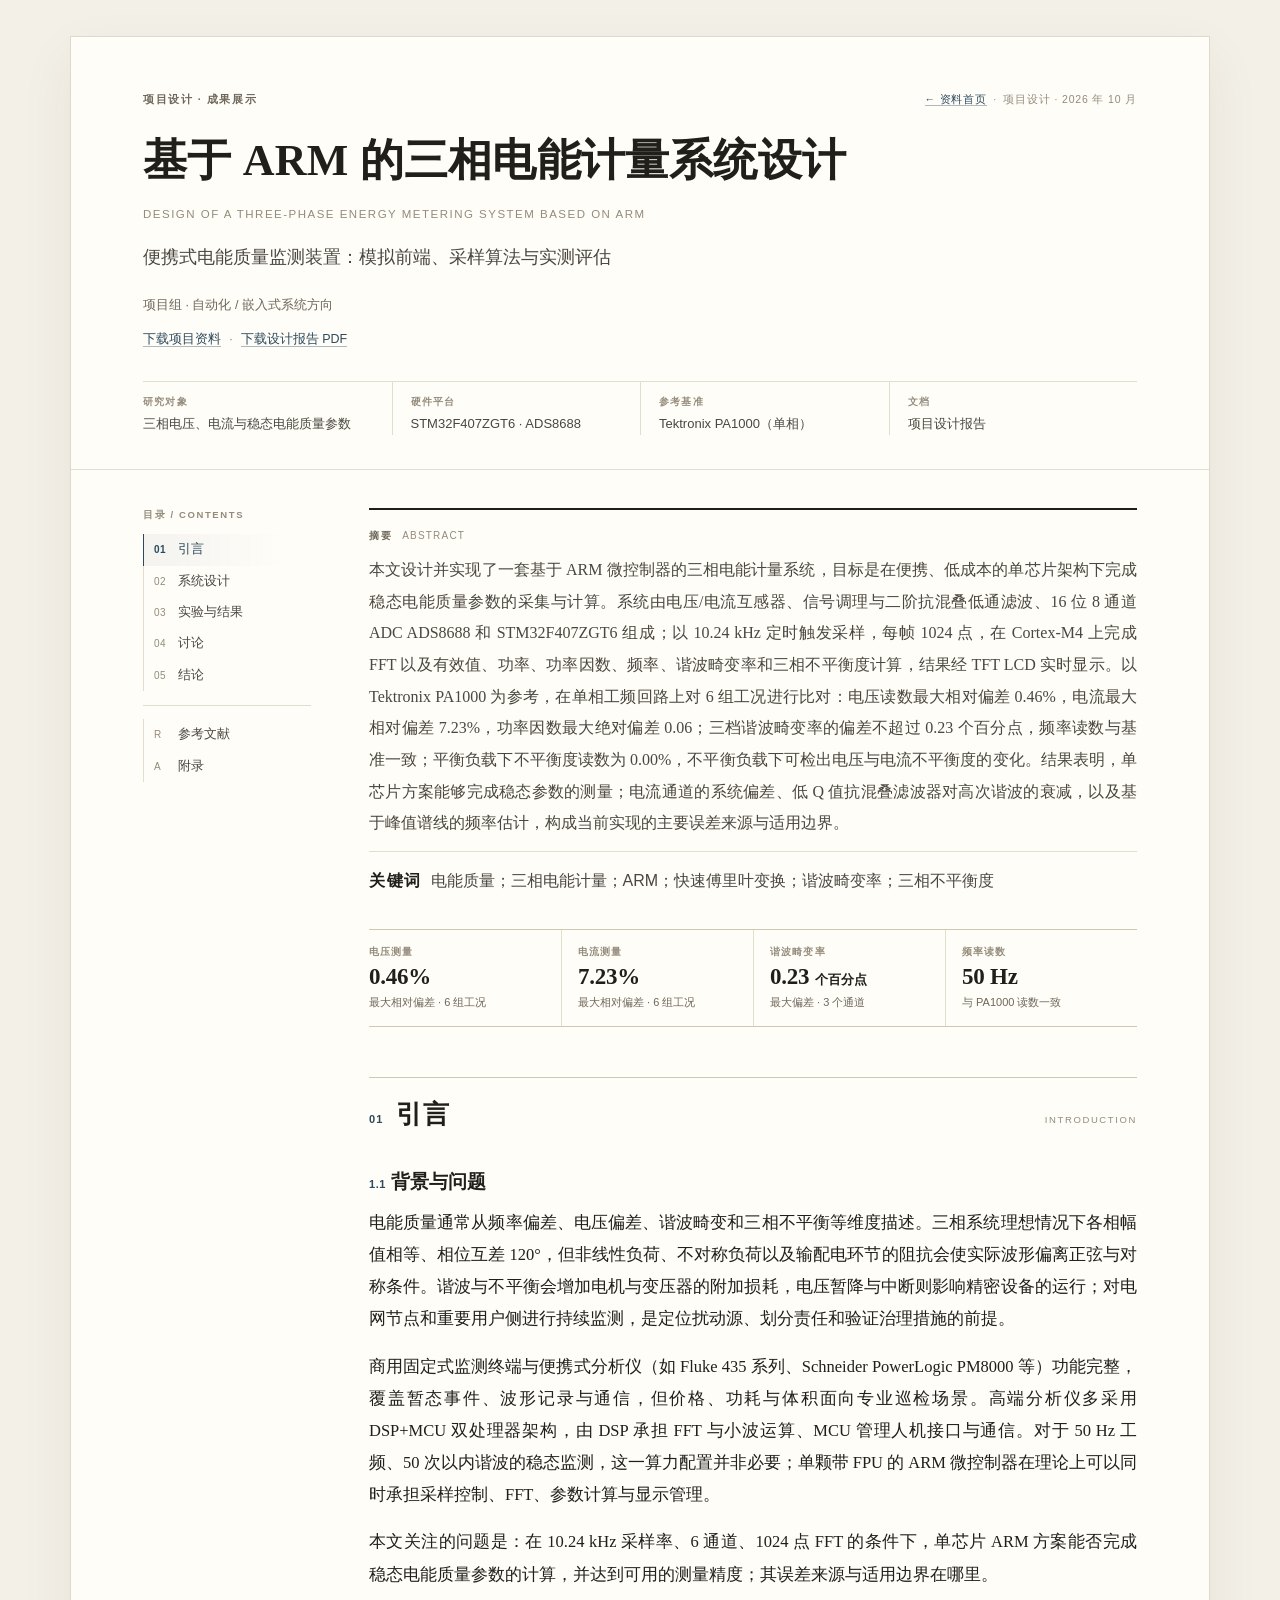
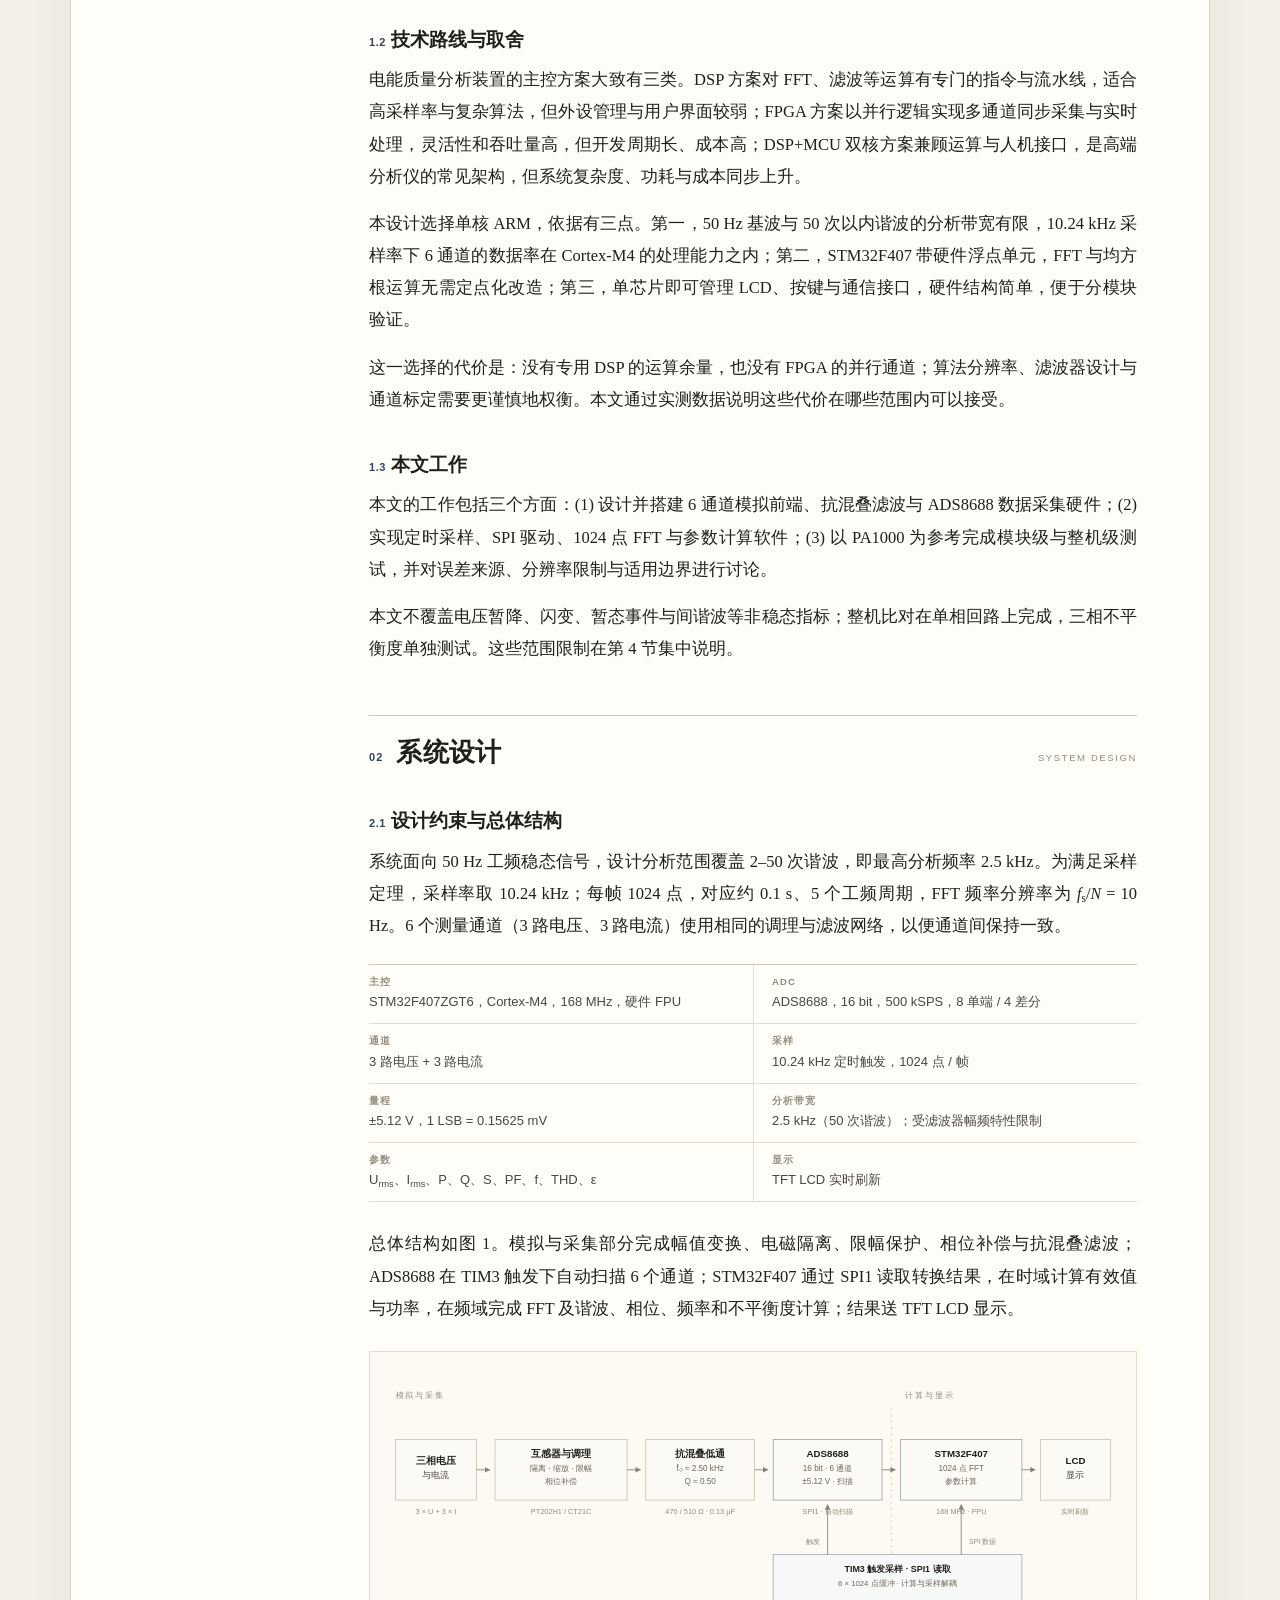
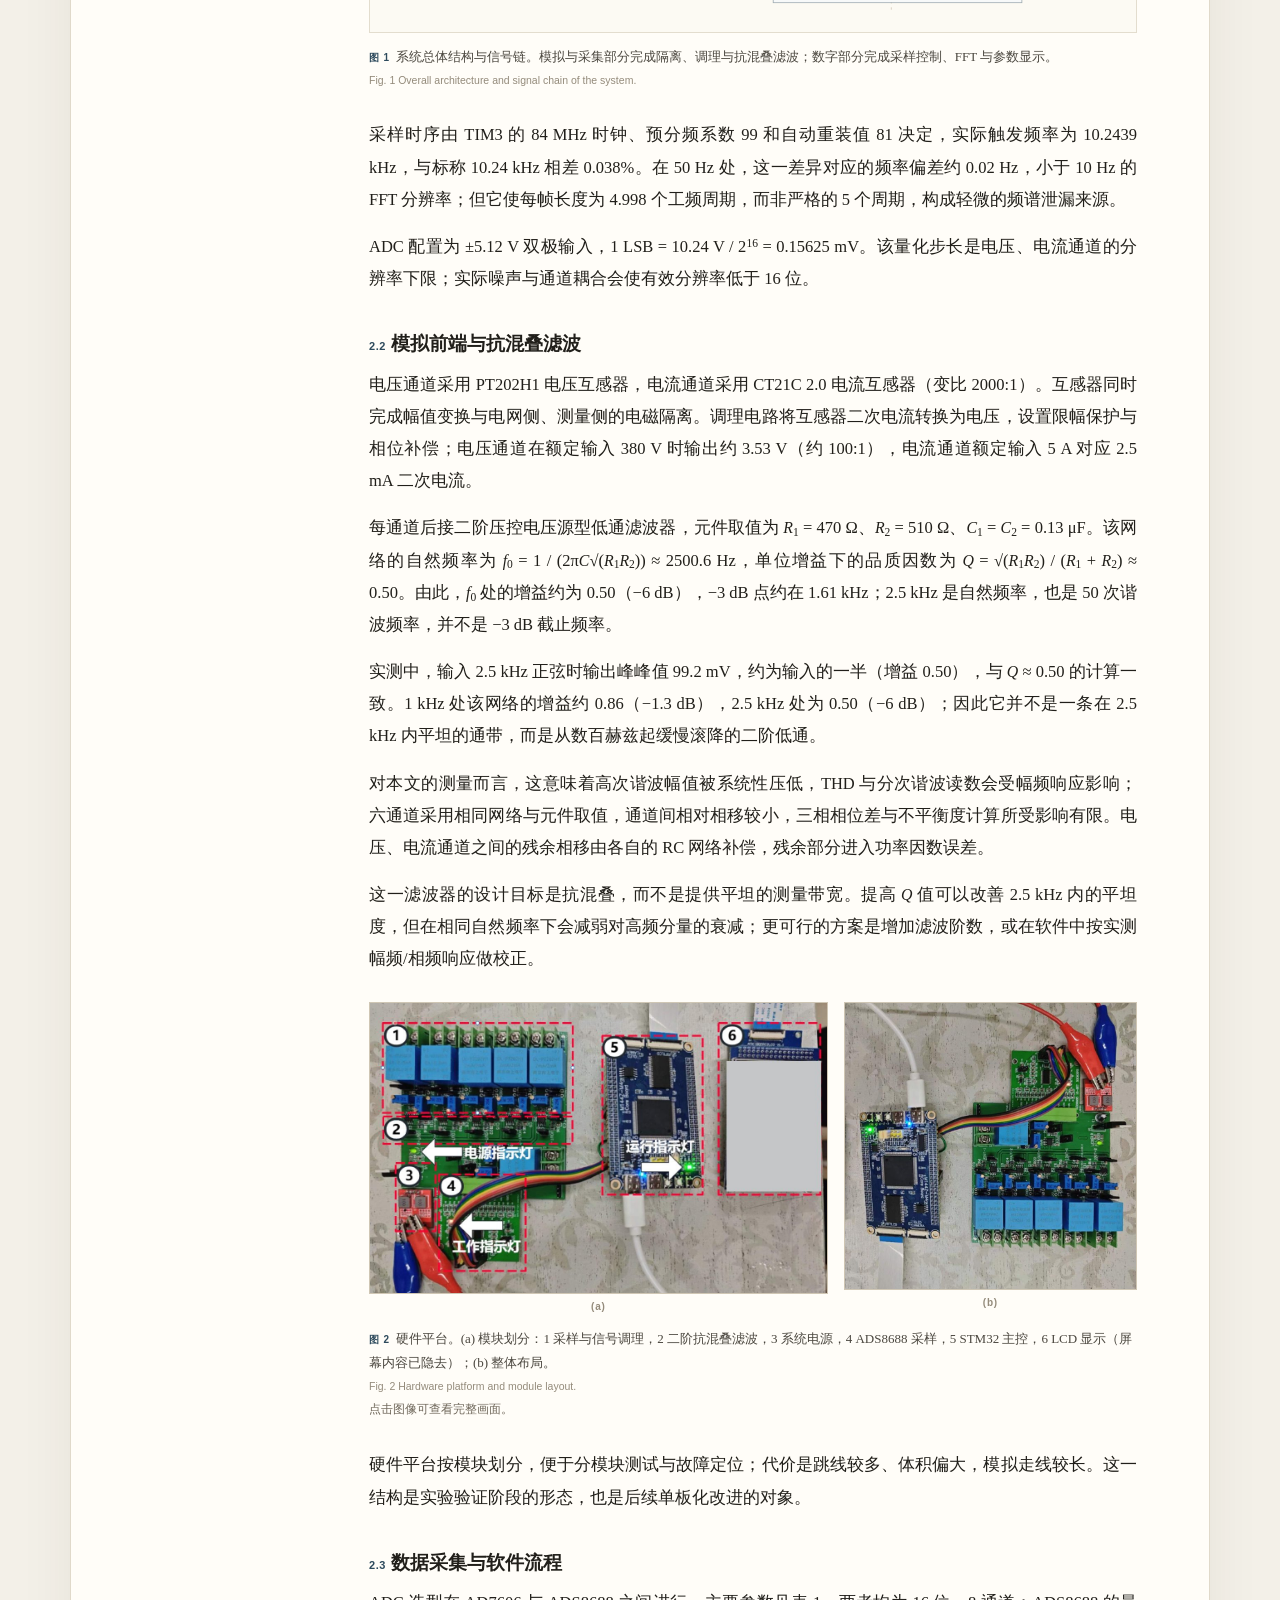
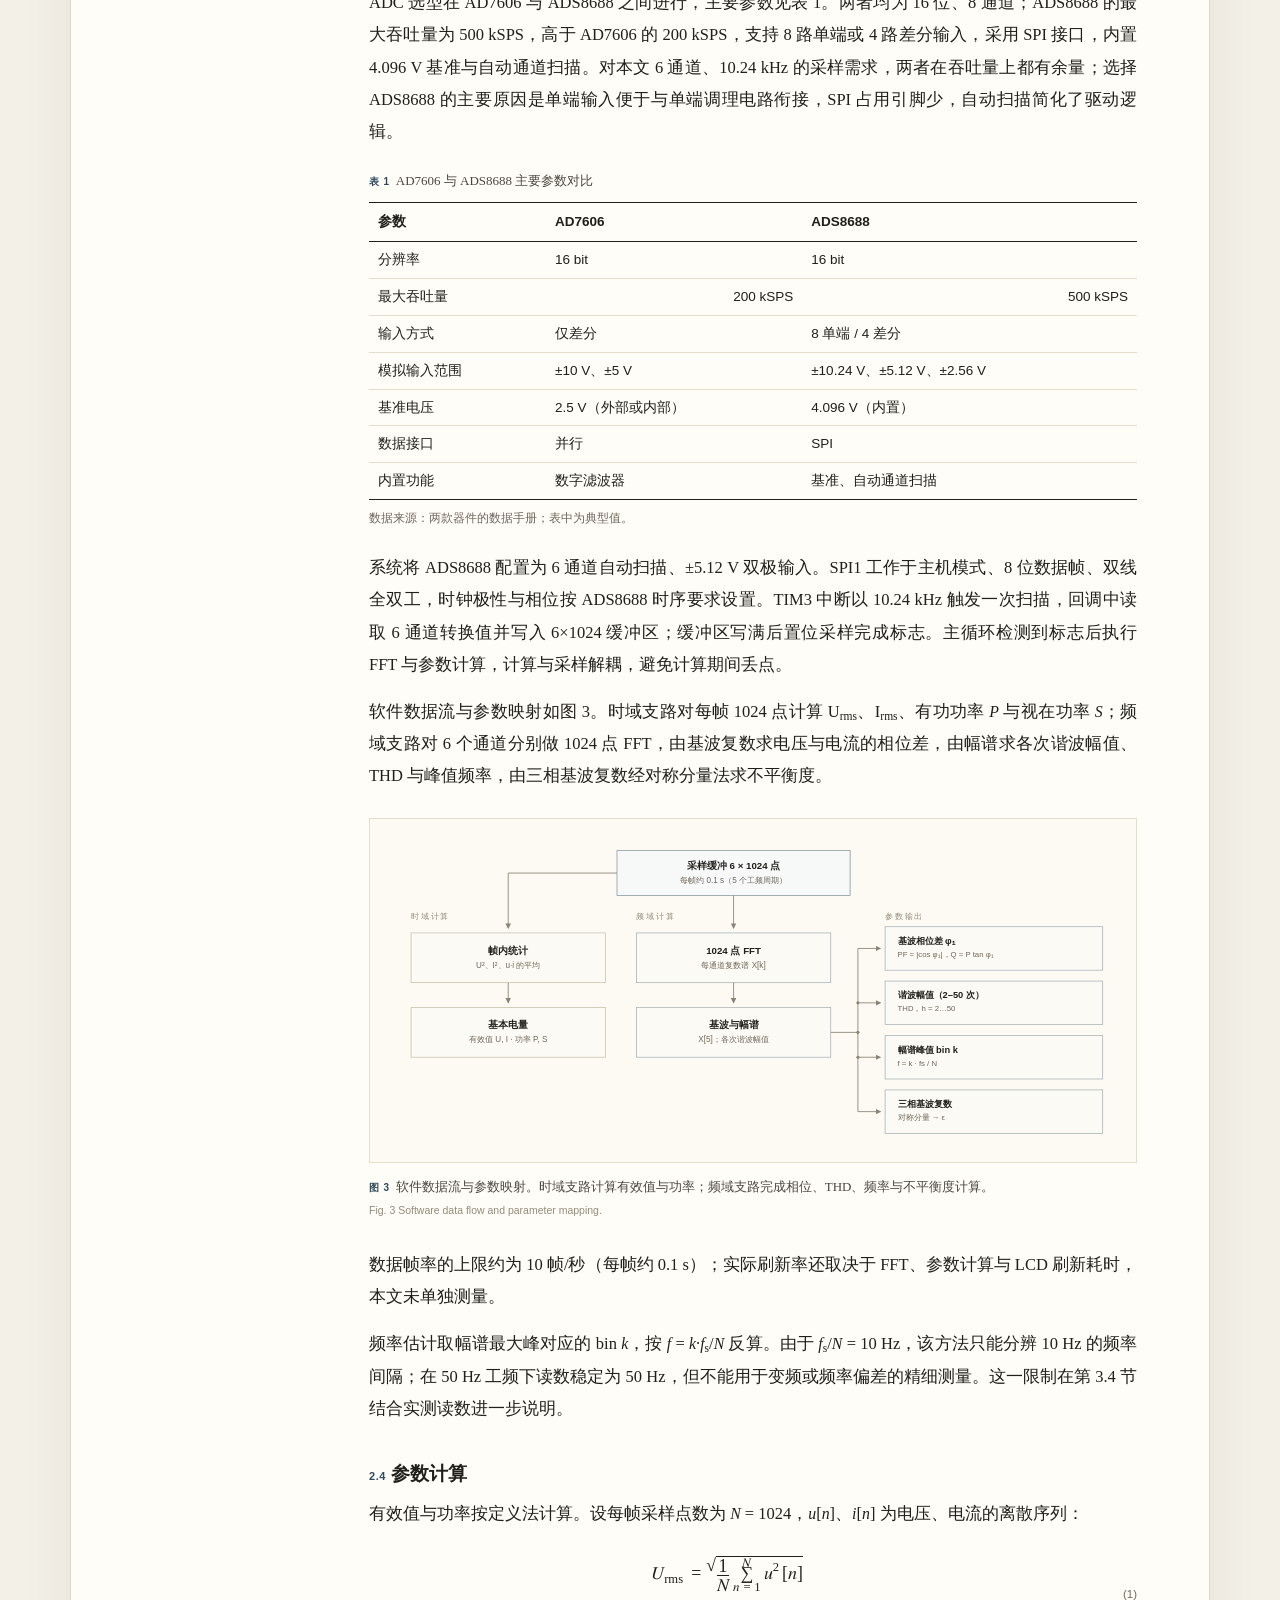
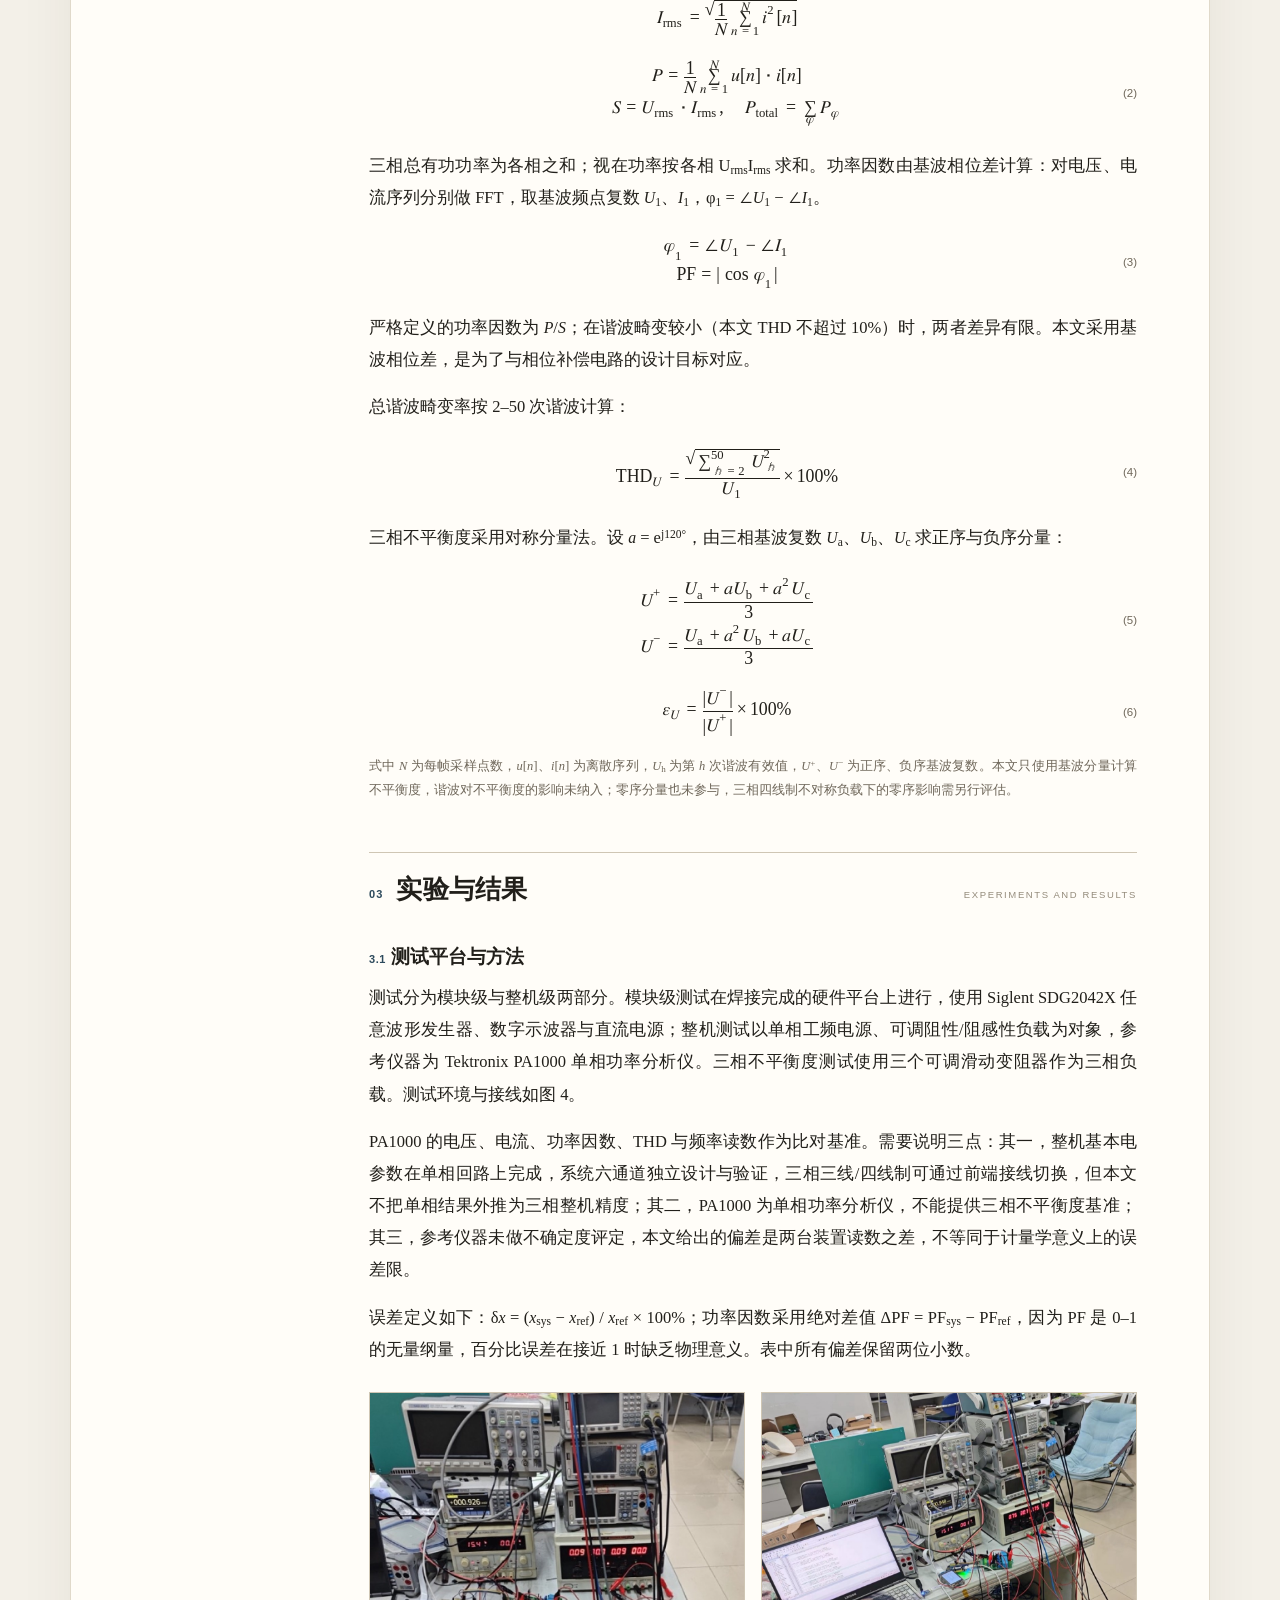
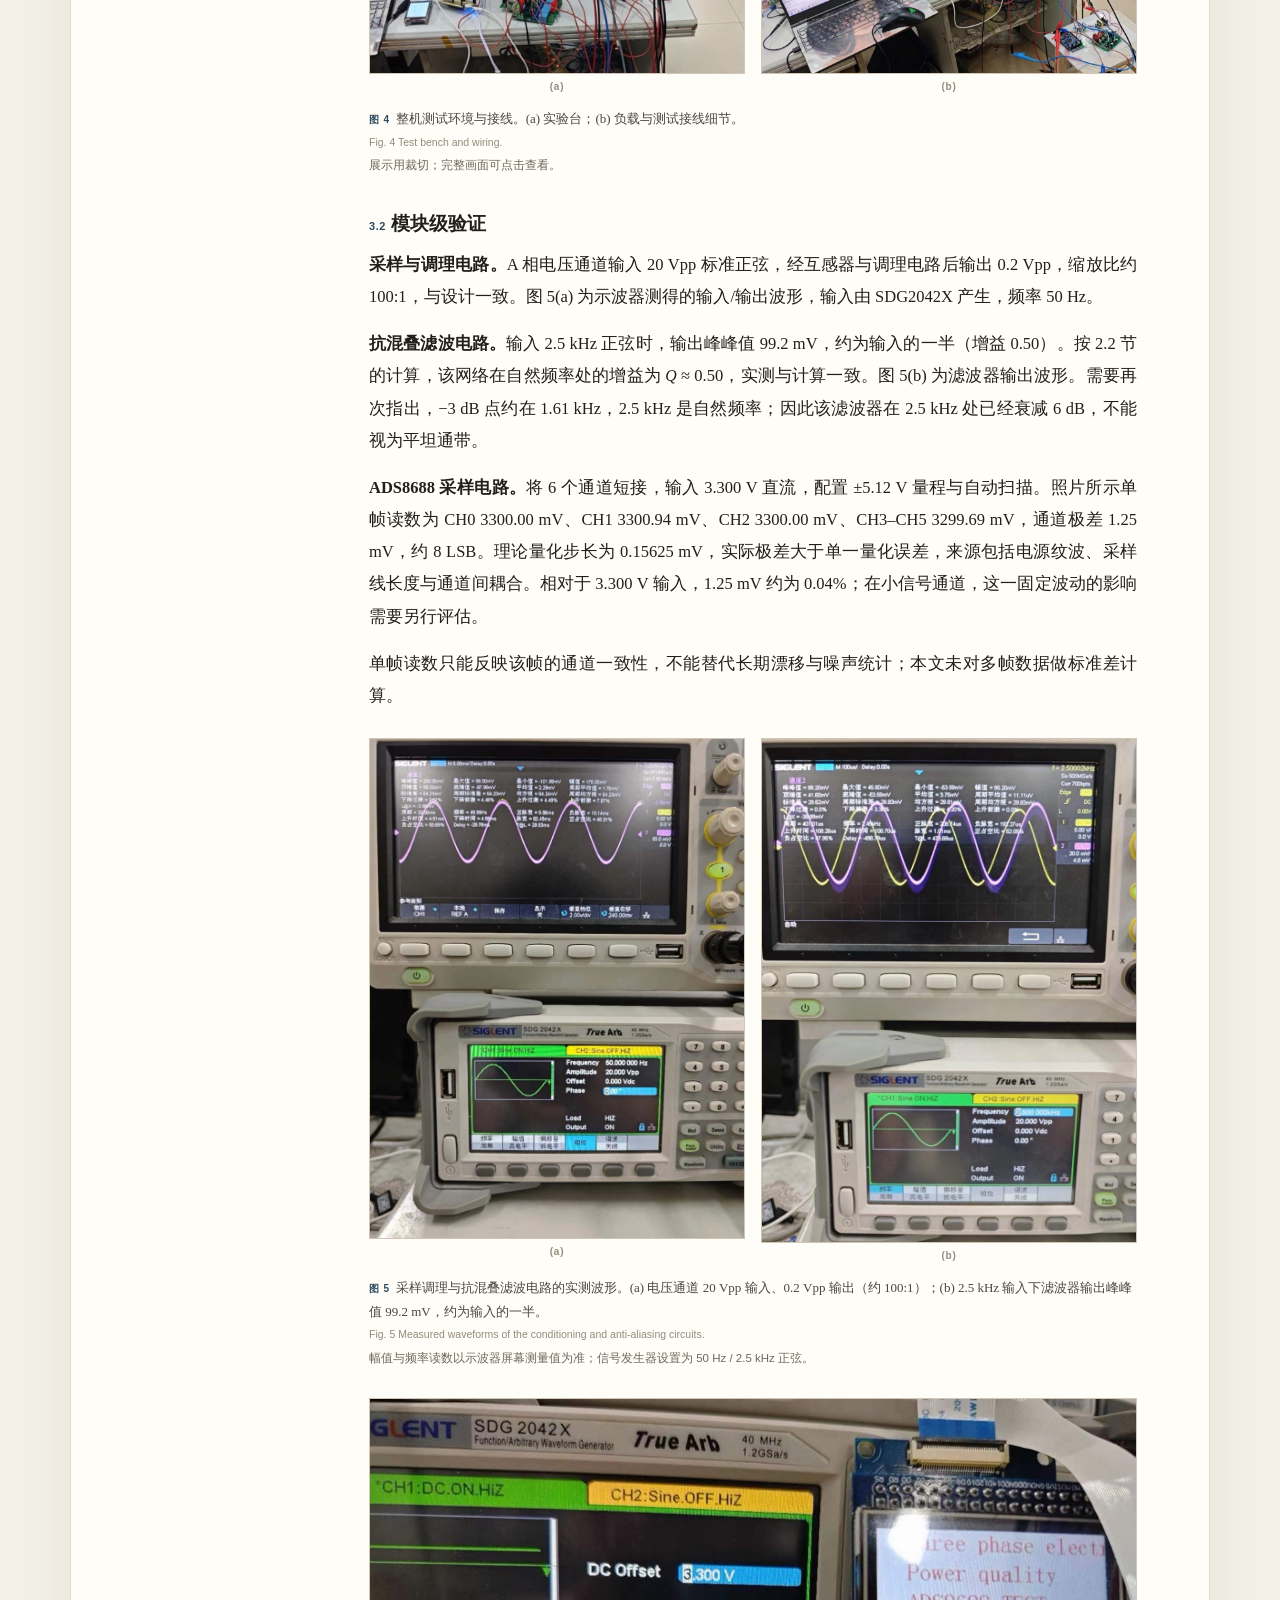
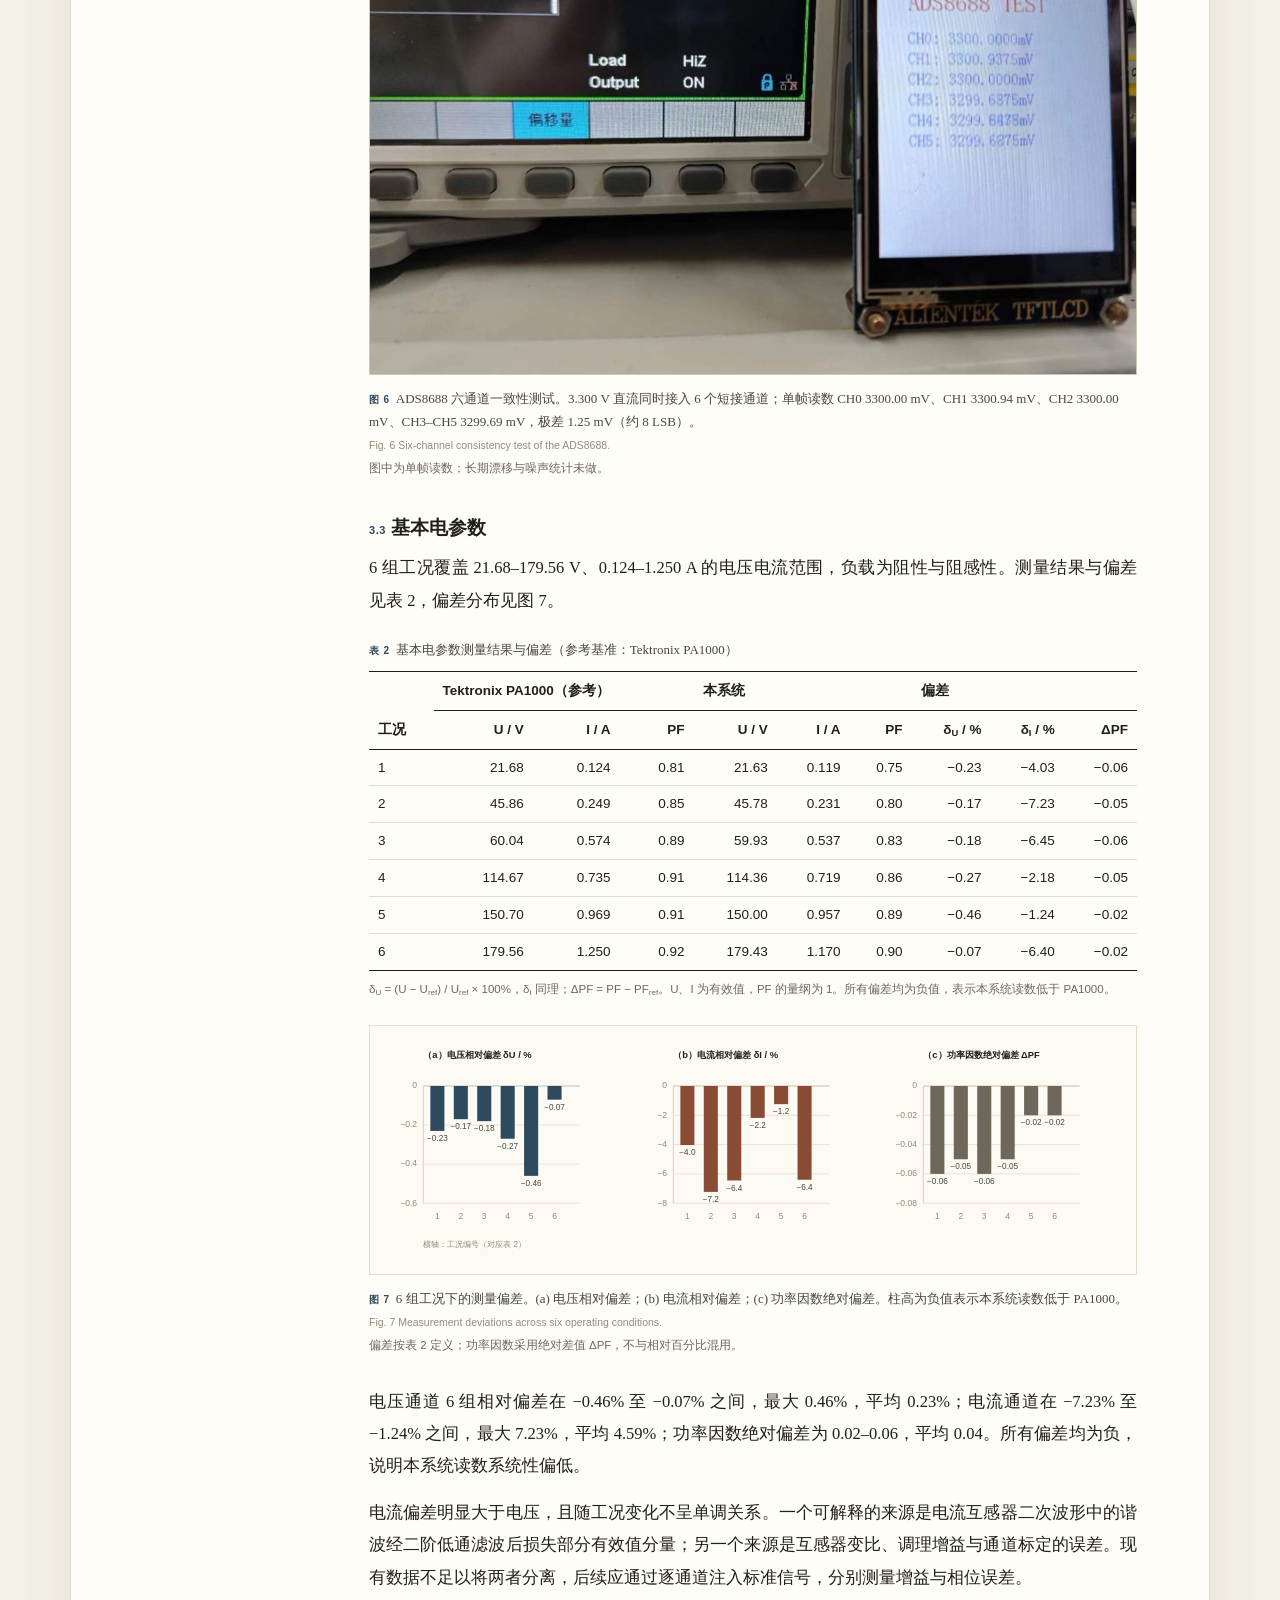
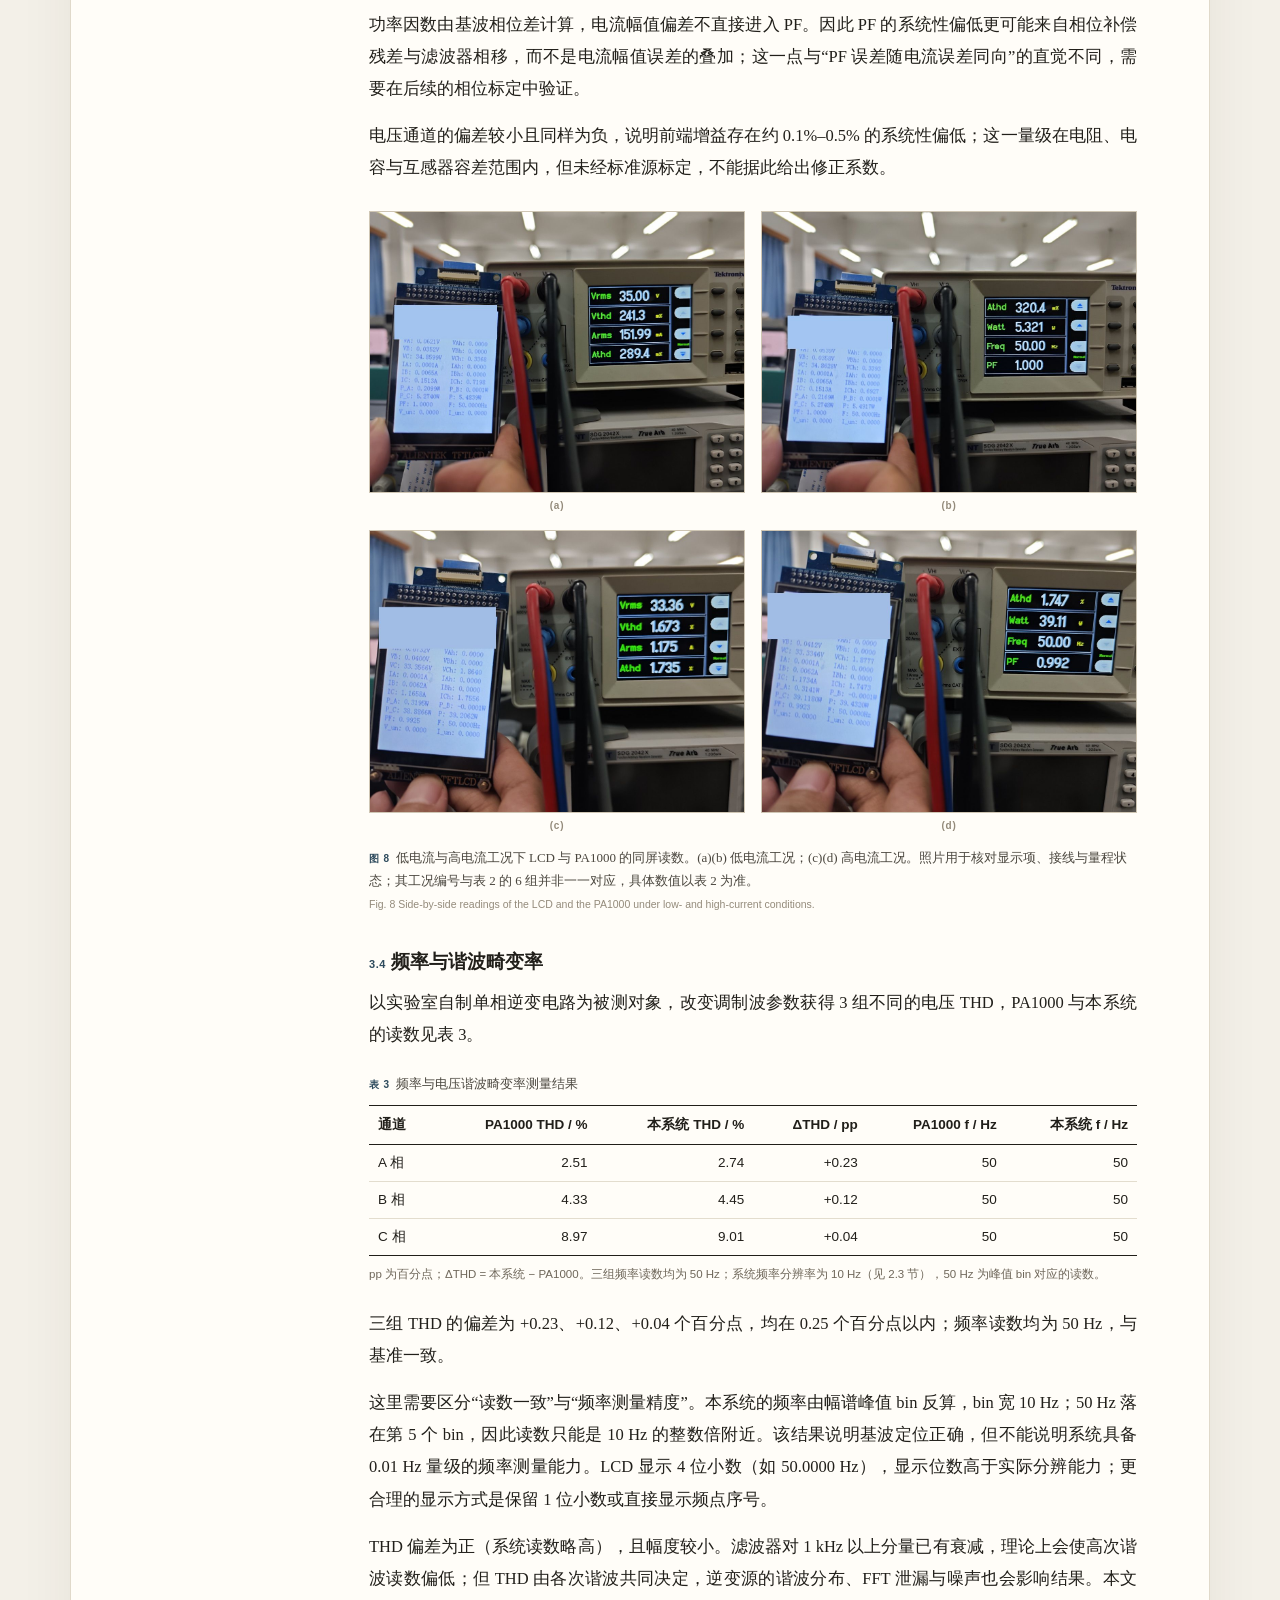
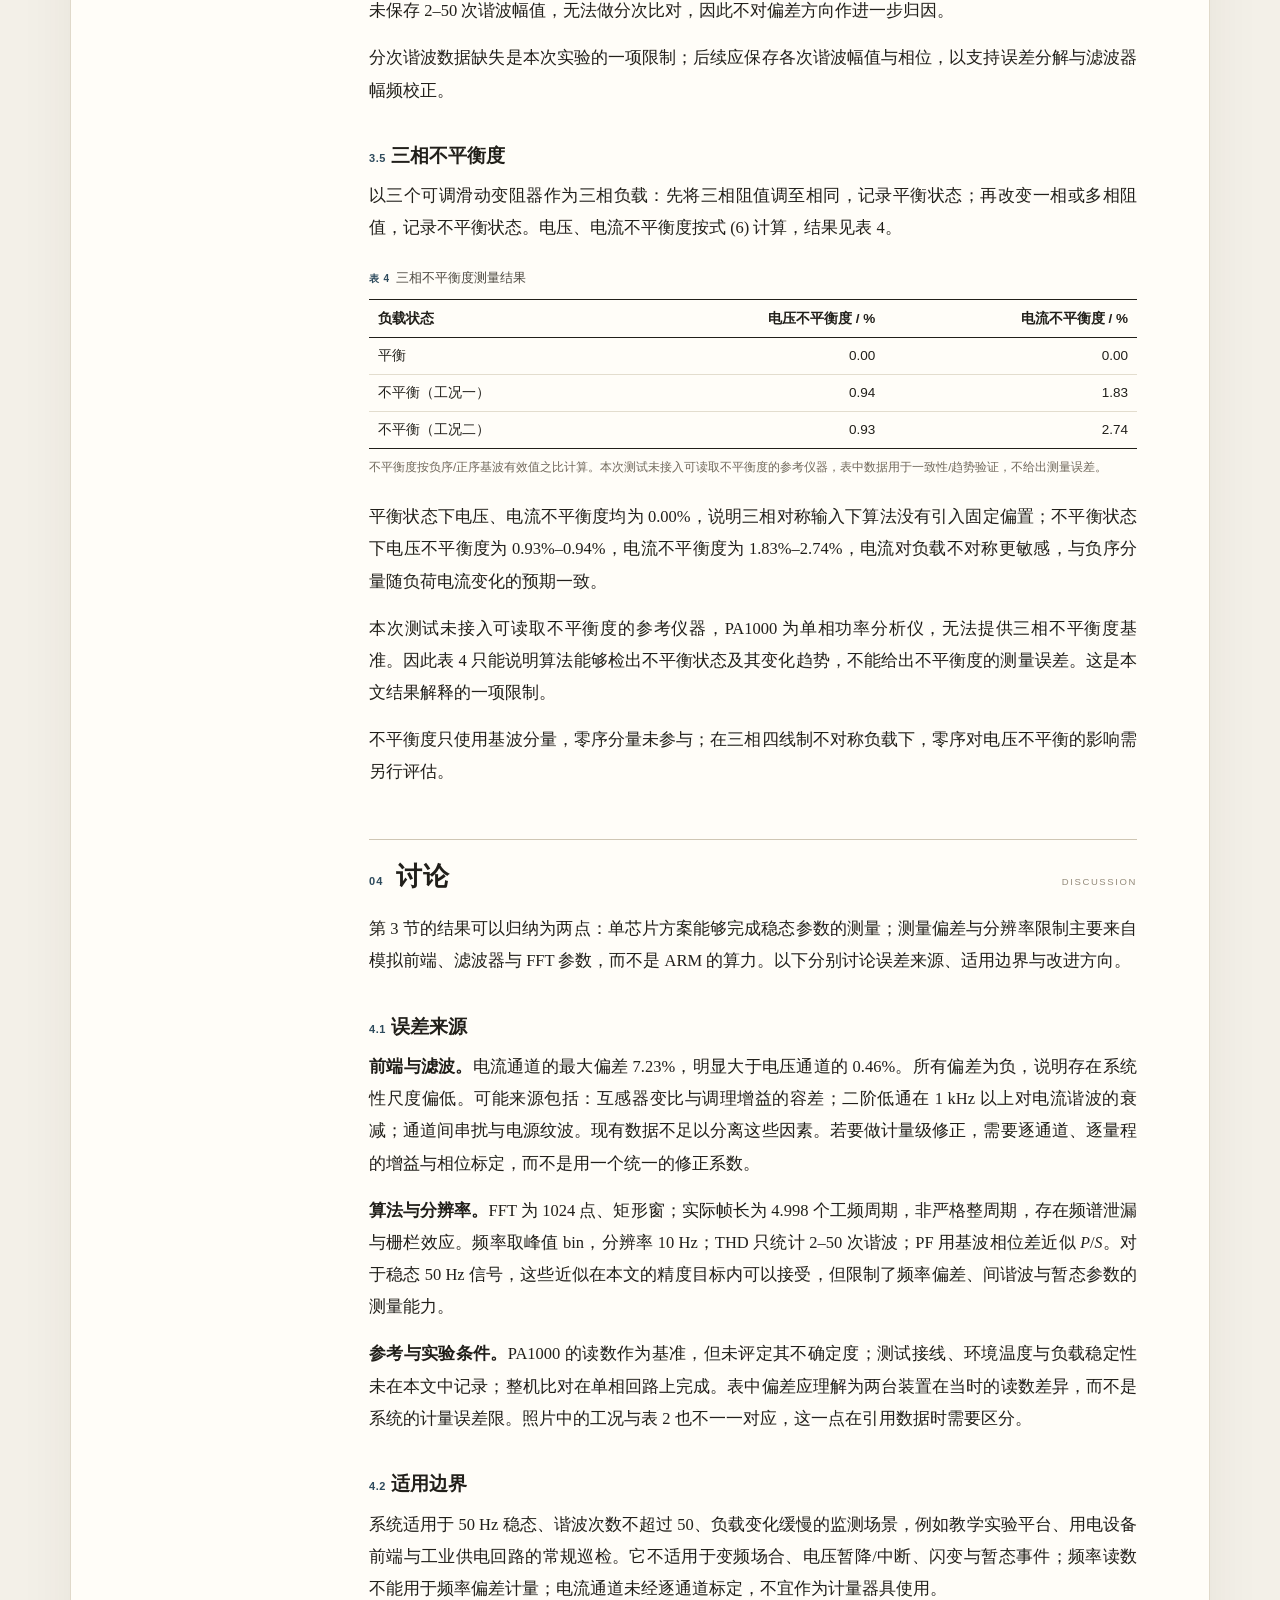
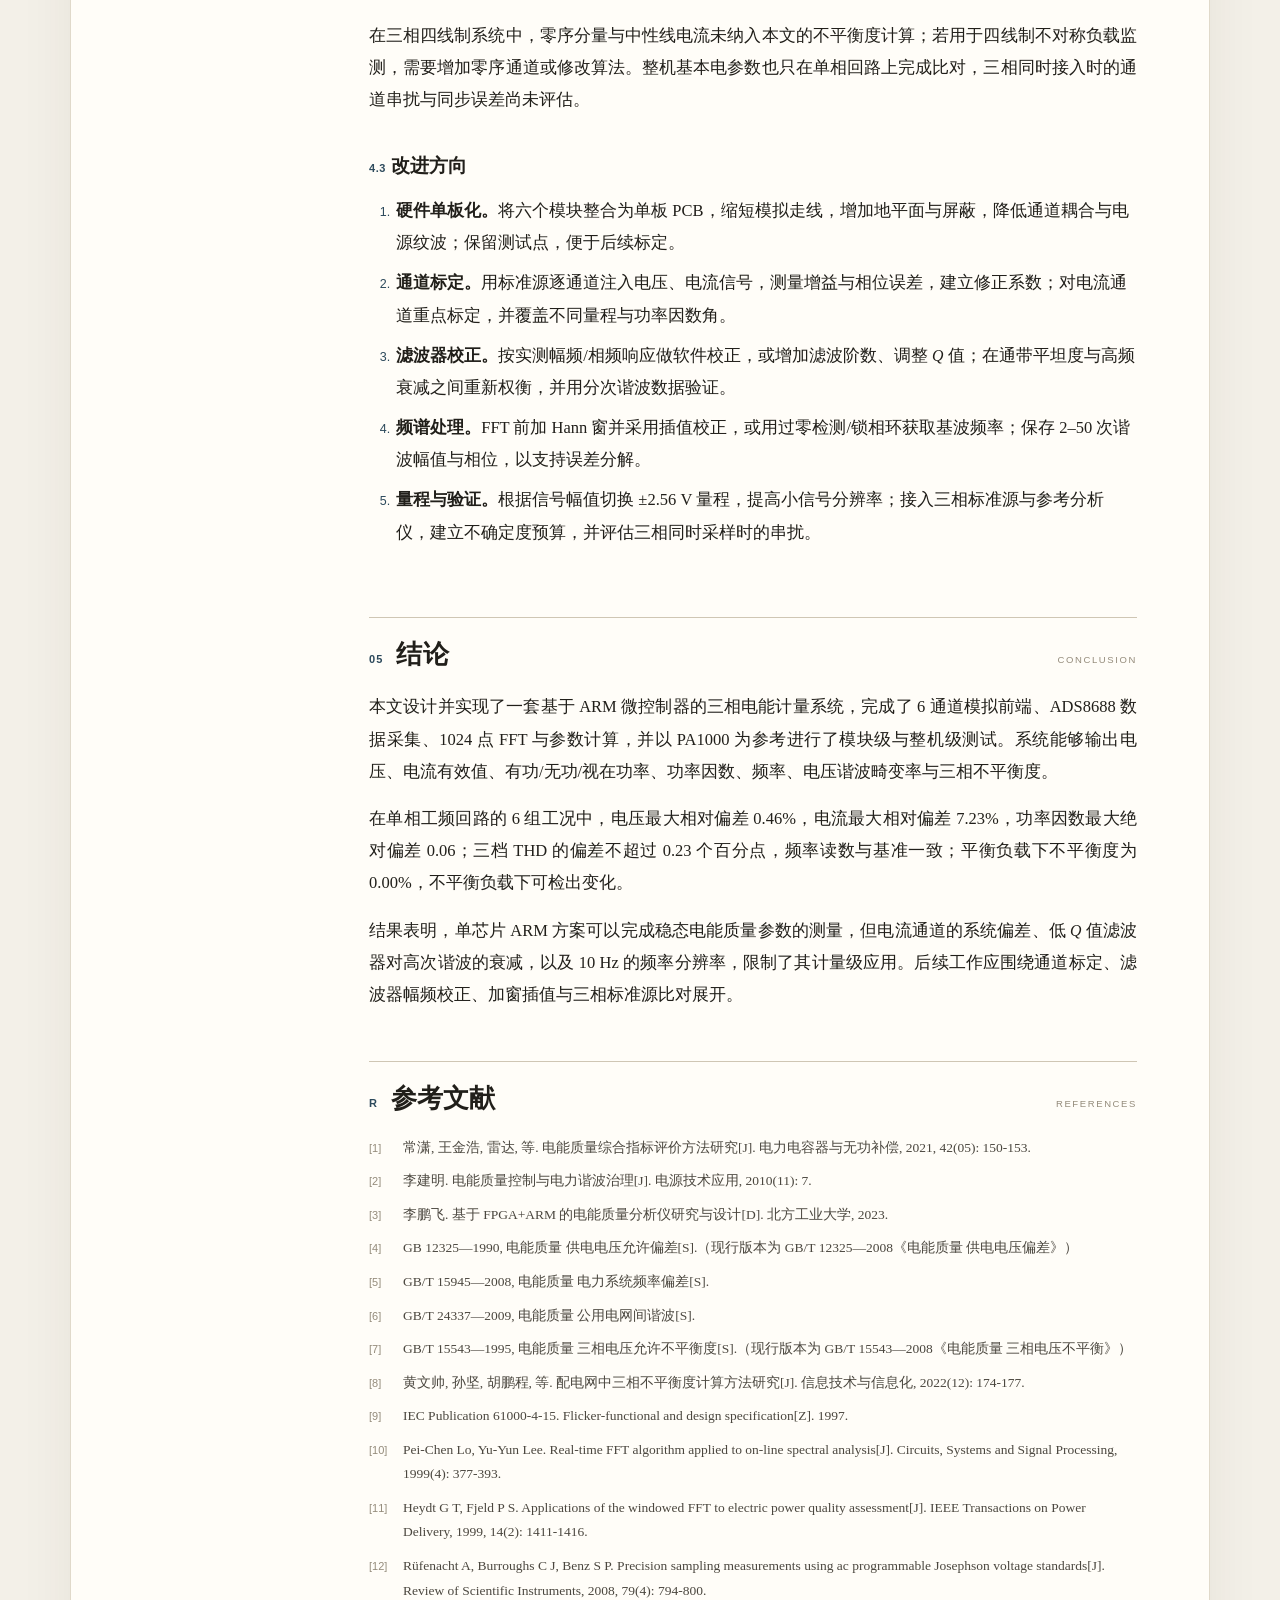
<file: tpems-report.html>
<!DOCTYPE html>
<html lang="zh-CN">
<head>
<meta charset="utf-8">
<meta name="viewport" content="width=device-width, initial-scale=1">
<title>基于 ARM 的三相电能计量系统设计 · 完整报告</title>
<meta name="description" content="基于 ARM 与 ADS8688 的三相电能计量系统完整报告：模拟前端、1024 点 FFT 参数计算、以 Tektronix PA1000 为基准的实测结果、误差来源与适用边界。">
<meta name="robots" content="index,follow">
<meta name="color-scheme" content="light">
<meta name="theme-color" content="#f3f0e8">
<meta property="og:type" content="article">
<meta property="og:locale" content="zh_CN">
<meta property="og:title" content="基于 ARM 的三相电能计量系统设计">
<meta property="og:description" content="单芯片 ARM 三相电能计量系统的设计、实测结果与误差讨论。">
<link rel="icon" href="assets/favicon.svg?v=3" type="image/svg+xml">
<link rel="icon" href="favicon.ico" sizes="16x16 32x32 48x48 64x64 128x128 256x256" type="image/x-icon">
<link rel="apple-touch-icon" sizes="180x180" href="assets/apple-touch-icon.png">
<link rel="stylesheet" href="shaders/report.css">
</head>
<body>
<a class="skip" href="#main">跳到正文</a>

<div class="sheet">

<header class="masthead">
  <div class="kicker">
    <span>项目设计 · 成果展示</span>
    <span class="right"><a href="index.html">← 资料首页</a><span class="kicker-sep">·</span>项目设计 · 2026 年 10 月</span>
  </div>
  <h1>基于 ARM 的<span class="title-keep">三相电能计量系统设计</span></h1>
  <p class="en-title" lang="en">Design of a Three-Phase Energy Metering System Based on ARM</p>
  <p class="subtitle">便携式电能质量监测装置：模拟前端、采样算法与实测评估</p>
  <p class="byline">项目组 · 自动化 / 嵌入式系统方向</p>
  <p class="masthead-links"><a href="index.html#downloads">下载项目资料</a><span class="sep">·</span><a href="assets/files/design-report.pdf" download="项目设计报告.pdf">下载设计报告 PDF</a></p>

  <dl class="masthead-meta">
    <div><dt>研究对象</dt><dd>三相电压、电流与稳态电能质量参数</dd></div>
    <div><dt>硬件平台</dt><dd>STM32F407ZGT6 · ADS8688</dd></div>
    <div><dt>参考基准</dt><dd>Tektronix PA1000（单相）</dd></div>
    <div><dt>文档</dt><dd>项目设计报告</dd></div>
  </dl>
</header>

<div class="doc">

<nav class="toc" aria-label="页面目录">
  <h2>目录 / Contents</h2>
  <ol>
    <li><a href="#intro"><span class="no">01</span>引言</a></li>
    <li><a href="#design"><span class="no">02</span>系统设计</a></li>
    <li><a href="#results"><span class="no">03</span>实验与结果</a></li>
    <li><a href="#discussion"><span class="no">04</span>讨论</a></li>
    <li><a href="#conclusion"><span class="no">05</span>结论</a></li>
  </ol>
  <div class="toc-tail">
    <a href="#refs"><span class="no">R</span>参考文献</a>
    <a href="#appendix"><span class="no">A</span>附录</a>
  </div>
</nav>

<main class="main" id="main">

<section class="abstract" aria-labelledby="abstract-label">
  <p class="label" id="abstract-label">摘要 <span class="en" lang="en">Abstract</span></p>
  <p>本文设计并实现了一套基于 ARM 微控制器的三相电能计量系统，目标是在便携、低成本的单芯片架构下完成稳态电能质量参数的采集与计算。系统由电压/电流互感器、信号调理与二阶抗混叠低通滤波、16 位 8 通道 ADC ADS8688 和 STM32F407ZGT6 组成；以 10.24 kHz 定时触发采样，每帧 1024 点，在 Cortex-M4 上完成 FFT 以及有效值、功率、功率因数、频率、谐波畸变率和三相不平衡度计算，结果经 TFT LCD 实时显示。以 Tektronix PA1000 为参考，在单相工频回路上对 6 组工况进行比对：电压读数最大相对偏差 0.46%，电流最大相对偏差 7.23%，功率因数最大绝对偏差 0.06；三档谐波畸变率的偏差不超过 0.23 个百分点，频率读数与基准一致；平衡负载下不平衡度读数为 0.00%，不平衡负载下可检出电压与电流不平衡度的变化。结果表明，单芯片方案能够完成稳态参数的测量；电流通道的系统偏差、低 Q 值抗混叠滤波器对高次谐波的衰减，以及基于峰值谱线的频率估计，构成当前实现的主要误差来源与适用边界。</p>
  <p class="keywords"><b>关键词</b>电能质量；三相电能计量；ARM；快速傅里叶变换；谐波畸变率；三相不平衡度</p>
</section>

<div class="metrics" aria-label="主要结果概览">
  <div class="metric">
    <div class="k">电压测量</div>
    <div class="v">0.46%</div>
    <div class="d">最大相对偏差 · 6 组工况</div>
  </div>
  <div class="metric">
    <div class="k">电流测量</div>
    <div class="v">7.23%</div>
    <div class="d">最大相对偏差 · 6 组工况</div>
  </div>
  <div class="metric">
    <div class="k">谐波畸变率</div>
    <div class="v">0.23 <span style="font-size:.58em;letter-spacing:0">个百分点</span></div>
    <div class="d">最大偏差 · 3 个通道</div>
  </div>
  <div class="metric">
    <div class="k">频率读数</div>
    <div class="v">50 Hz</div>
    <div class="d">与 PA1000 读数一致</div>
  </div>
</div>

<section class="section" id="intro">
  <h2><span class="no">01</span>引言<span class="en" lang="en">Introduction</span></h2>

  <h3><span class="no">1.1</span>背景与问题</h3>
  <p>电能质量通常从频率偏差、电压偏差、谐波畸变和三相不平衡等维度描述。三相系统理想情况下各相幅值相等、相位互差 120°，但非线性负荷、不对称负荷以及输配电环节的阻抗会使实际波形偏离正弦与对称条件。谐波与不平衡会增加电机与变压器的附加损耗，电压暂降与中断则影响精密设备的运行；对电网节点和重要用户侧进行持续监测，是定位扰动源、划分责任和验证治理措施的前提。</p>
  <p>商用固定式监测终端与便携式分析仪（如 Fluke 435 系列、Schneider PowerLogic PM8000 等）功能完整，覆盖暂态事件、波形记录与通信，但价格、功耗与体积面向专业巡检场景。高端分析仪多采用 DSP+MCU 双处理器架构，由 DSP 承担 FFT 与小波运算、MCU 管理人机接口与通信。对于 50 Hz 工频、50 次以内谐波的稳态监测，这一算力配置并非必要；单颗带 FPU 的 ARM 微控制器在理论上可以同时承担采样控制、FFT、参数计算与显示管理。</p>
  <p>本文关注的问题是：在 10.24 kHz 采样率、6 通道、1024 点 FFT 的条件下，单芯片 ARM 方案能否完成稳态电能质量参数的计算，并达到可用的测量精度；其误差来源与适用边界在哪里。</p>

  <h3><span class="no">1.2</span>技术路线与取舍</h3>
  <p>电能质量分析装置的主控方案大致有三类。DSP 方案对 FFT、滤波等运算有专门的指令与流水线，适合高采样率与复杂算法，但外设管理与用户界面较弱；FPGA 方案以并行逻辑实现多通道同步采集与实时处理，灵活性和吞吐量高，但开发周期长、成本高；DSP+MCU 双核方案兼顾运算与人机接口，是高端分析仪的常见架构，但系统复杂度、功耗与成本同步上升。</p>
  <p>本设计选择单核 ARM，依据有三点。第一，50 Hz 基波与 50 次以内谐波的分析带宽有限，10.24 kHz 采样率下 6 通道的数据率在 Cortex-M4 的处理能力之内；第二，STM32F407 带硬件浮点单元，FFT 与均方根运算无需定点化改造；第三，单芯片即可管理 LCD、按键与通信接口，硬件结构简单，便于分模块验证。</p>
  <p>这一选择的代价是：没有专用 DSP 的运算余量，也没有 FPGA 的并行通道；算法分辨率、滤波器设计与通道标定需要更谨慎地权衡。本文通过实测数据说明这些代价在哪些范围内可以接受。</p>

  <h3><span class="no">1.3</span>本文工作</h3>
  <p>本文的工作包括三个方面：(1) 设计并搭建 6 通道模拟前端、抗混叠滤波与 ADS8688 数据采集硬件；(2) 实现定时采样、SPI 驱动、1024 点 FFT 与参数计算软件；(3) 以 PA1000 为参考完成模块级与整机级测试，并对误差来源、分辨率限制与适用边界进行讨论。</p>
  <p>本文不覆盖电压暂降、闪变、暂态事件与间谐波等非稳态指标；整机比对在单相回路上完成，三相不平衡度单独测试。这些范围限制在第 4 节集中说明。</p>
</section>

<section class="section" id="design">
  <h2><span class="no">02</span>系统设计<span class="en" lang="en">System Design</span></h2>

  <h3><span class="no">2.1</span>设计约束与总体结构</h3>
  <p>系统面向 50 Hz 工频稳态信号，设计分析范围覆盖 2–50 次谐波，即最高分析频率 2.5 kHz。为满足采样定理，采样率取 10.24 kHz；每帧 1024 点，对应约 0.1 s、5 个工频周期，FFT 频率分辨率为 <i>f</i><sub>s</sub>/<i>N</i> = 10 Hz。6 个测量通道（3 路电压、3 路电流）使用相同的调理与滤波网络，以便通道间保持一致。</p>

  <dl class="specs">
    <div class="spec"><dt>主控</dt><dd>STM32F407ZGT6，Cortex-M4，168 MHz，硬件 FPU</dd></div>
    <div class="spec"><dt>ADC</dt><dd>ADS8688，16 bit，500 kSPS，8 单端 / 4 差分</dd></div>
    <div class="spec"><dt>通道</dt><dd>3 路电压 + 3 路电流</dd></div>
    <div class="spec"><dt>采样</dt><dd>10.24 kHz 定时触发，1024 点 / 帧</dd></div>
    <div class="spec"><dt>量程</dt><dd>±5.12 V，1 LSB = 0.15625 mV</dd></div>
    <div class="spec"><dt>分析带宽</dt><dd>2.5 kHz（50 次谐波）；受滤波器幅频特性限制</dd></div>
    <div class="spec"><dt>参数</dt><dd>U<sub>rms</sub>、I<sub>rms</sub>、P、Q、S、PF、f、THD、ε</dd></div>
    <div class="spec"><dt>显示</dt><dd>TFT LCD 实时刷新</dd></div>
  </dl>

  <p>总体结构如图 1。模拟与采集部分完成幅值变换、电磁隔离、限幅保护、相位补偿与抗混叠滤波；ADS8688 在 TIM3 触发下自动扫描 6 个通道；STM32F407 通过 SPI1 读取转换结果，在时域计算有效值与功率，在频域完成 FFT 及谐波、相位、频率和不平衡度计算；结果送 TFT LCD 显示。</p>

  <figure id="fig-architecture">
    <div class="diagram">
      <svg viewBox="0 0 960 330" role="img" aria-labelledby="fig1-title fig1-desc" xmlns="http://www.w3.org/2000/svg">
        <title id="fig1-title">系统总体结构与信号链</title>
        <desc id="fig1-desc">三相电压电流经互感器隔离、信号调理和抗混叠低通滤波后进入 ADS8688 六通道采样，STM32F407 通过 SPI 读取数据并完成 FFT 与参数计算，结果送 LCD 显示；TIM3 以 10.24 kHz 触发采样。</desc>
        <defs>
          <marker id="fig1-arw" viewBox="0 0 8 8" refX="7" refY="4" markerWidth="6.5" markerHeight="6.5" orient="auto">
            <path d="M0 0 L8 4 L0 8 Z" fill="#8a8274"/>
          </marker>
        </defs>
        <g font-family="-apple-system,BlinkMacSystemFont,'PingFang SC','Microsoft YaHei',sans-serif">
          <text x="20" y="38" font-size="10" letter-spacing="2.4" fill="#948b7b">模拟与采集</text>
          <text x="676" y="38" font-size="10" letter-spacing="2.4" fill="#948b7b">计算与显示</text>
          <line x1="658" y1="52" x2="658" y2="316" stroke="#cfc6b4" stroke-width="1" stroke-dasharray="3 5"/>

          <rect x="20" y="92" width="104" height="78" fill="#fcfaf4" stroke="#c9c0ae"/>
          <text x="72" y="123" text-anchor="middle" font-size="12.5" font-weight="600" fill="#211f1a">三相电压</text>
          <text x="72" y="141" text-anchor="middle" font-size="11" fill="#4b473f">与电流</text>

          <rect x="148" y="92" width="170" height="78" fill="#fcfaf4" stroke="#c9c0ae"/>
          <text x="233" y="115" text-anchor="middle" font-size="12.5" font-weight="600" fill="#211f1a">互感器与调理</text>
          <text x="233" y="133" text-anchor="middle" font-size="10.5" fill="#6f675a">隔离 · 缩放 · 限幅</text>
          <text x="233" y="149" text-anchor="middle" font-size="10.5" fill="#6f675a">相位补偿</text>

          <rect x="342" y="92" width="140" height="78" fill="#fcfaf4" stroke="#c9c0ae"/>
          <text x="412" y="115" text-anchor="middle" font-size="12.5" font-weight="600" fill="#211f1a">抗混叠低通</text>
          <text x="412" y="133" text-anchor="middle" font-size="10.5" fill="#6f675a">f₀ ≈ 2.50 kHz</text>
          <text x="412" y="149" text-anchor="middle" font-size="10.5" fill="#6f675a">Q ≈ 0.50</text>

          <rect x="506" y="92" width="140" height="78" fill="#fcfaf4" stroke="#2d4a5c" stroke-opacity=".5"/>
          <text x="576" y="115" text-anchor="middle" font-size="12.5" font-weight="600" fill="#211f1a">ADS8688</text>
          <text x="576" y="133" text-anchor="middle" font-size="10.5" fill="#6f675a">16 bit · 6 通道</text>
          <text x="576" y="149" text-anchor="middle" font-size="10.5" fill="#6f675a">±5.12 V · 扫描</text>

          <rect x="670" y="92" width="156" height="78" fill="#fcfaf4" stroke="#2d4a5c" stroke-opacity=".5"/>
          <text x="748" y="115" text-anchor="middle" font-size="12.5" font-weight="600" fill="#211f1a">STM32F407</text>
          <text x="748" y="133" text-anchor="middle" font-size="10.5" fill="#6f675a">1024 点 FFT</text>
          <text x="748" y="149" text-anchor="middle" font-size="10.5" fill="#6f675a">参数计算</text>

          <rect x="850" y="92" width="90" height="78" fill="#fcfaf4" stroke="#c9c0ae"/>
          <text x="895" y="123" text-anchor="middle" font-size="12.5" font-weight="600" fill="#211f1a">LCD</text>
          <text x="895" y="141" text-anchor="middle" font-size="11" fill="#4b473f">显示</text>

          <line x1="124" y1="131" x2="141" y2="131" stroke="#8a8274" stroke-width="1.1" marker-end="url(#fig1-arw)"/>
          <line x1="318" y1="131" x2="335" y2="131" stroke="#8a8274" stroke-width="1.1" marker-end="url(#fig1-arw)"/>
          <line x1="482" y1="131" x2="499" y2="131" stroke="#8a8274" stroke-width="1.1" marker-end="url(#fig1-arw)"/>
          <line x1="646" y1="131" x2="663" y2="131" stroke="#8a8274" stroke-width="1.1" marker-end="url(#fig1-arw)"/>
          <line x1="826" y1="131" x2="843" y2="131" stroke="#8a8274" stroke-width="1.1" marker-end="url(#fig1-arw)"/>

          <text x="72" y="188" text-anchor="middle" font-size="9.5" fill="#948b7b">3 × U + 3 × I</text>
          <text x="233" y="188" text-anchor="middle" font-size="9.5" fill="#948b7b">PT202H1 / CT21C</text>
          <text x="412" y="188" text-anchor="middle" font-size="9.5" fill="#948b7b">470 / 510 Ω · 0.13 μF</text>
          <text x="576" y="188" text-anchor="middle" font-size="9.5" fill="#948b7b">SPI1 · 自动扫描</text>
          <text x="748" y="188" text-anchor="middle" font-size="9.5" fill="#948b7b">168 MHz · FPU</text>
          <text x="895" y="188" text-anchor="middle" font-size="9.5" fill="#948b7b">实时刷新</text>

          <rect x="506" y="240" width="320" height="62" fill="#f7f9f9" stroke="#2d4a5c" stroke-opacity=".45"/>
          <text x="666" y="263" text-anchor="middle" font-size="11.5" font-weight="600" fill="#211f1a">TIM3 触发采样 · SPI1 读取</text>
          <text x="666" y="281" text-anchor="middle" font-size="10" fill="#6f675a">6 × 1024 点缓冲 · 计算与采样解耦</text>

          <line x1="576" y1="240" x2="576" y2="176" stroke="#8a8274" stroke-width="1.1" marker-end="url(#fig1-arw)"/>
          <line x1="748" y1="240" x2="748" y2="176" stroke="#8a8274" stroke-width="1.1" marker-end="url(#fig1-arw)"/>
          <text x="566" y="226" text-anchor="end" font-size="9" fill="#948b7b">触发</text>
          <text x="758" y="226" font-size="9" fill="#948b7b">SPI 数据</text>
        </g>
      </svg>
    </div>
    <figcaption><span class="fno">图 1</span>系统总体结构与信号链。模拟与采集部分完成隔离、调理与抗混叠滤波；数字部分完成采样控制、FFT 与参数显示。<span class="fig-en" lang="en">Fig. 1 Overall architecture and signal chain of the system.</span><span class="fig-note scroll-hint">窄屏可横向滑动查看完整图表。</span></figcaption>
  </figure>

  <p>采样时序由 TIM3 的 84 MHz 时钟、预分频系数 99 和自动重装值 81 决定，实际触发频率为 10.2439 kHz，与标称 10.24 kHz 相差 0.038%。在 50 Hz 处，这一差异对应的频率偏差约 0.02 Hz，小于 10 Hz 的 FFT 分辨率；但它使每帧长度为 4.998 个工频周期，而非严格的 5 个周期，构成轻微的频谱泄漏来源。</p>
  <p>ADC 配置为 ±5.12 V 双极输入，1 LSB = 10.24 V / 2<sup>16</sup> = 0.15625 mV。该量化步长是电压、电流通道的分辨率下限；实际噪声与通道耦合会使有效分辨率低于 16 位。</p>

  <h3><span class="no">2.2</span>模拟前端与抗混叠滤波</h3>
  <p>电压通道采用 PT202H1 电压互感器，电流通道采用 CT21C 2.0 电流互感器（变比 2000:1）。互感器同时完成幅值变换与电网侧、测量侧的电磁隔离。调理电路将互感器二次电流转换为电压，设置限幅保护与相位补偿；电压通道在额定输入 380 V 时输出约 3.53 V（约 100:1），电流通道额定输入 5 A 对应 2.5 mA 二次电流。</p>
  <p>每通道后接二阶压控电压源型低通滤波器，元件取值为 <i>R</i><sub>1</sub> = 470 Ω、<i>R</i><sub>2</sub> = 510 Ω、<i>C</i><sub>1</sub> = <i>C</i><sub>2</sub> = 0.13 μF。该网络的自然频率为 <i>f</i><sub>0</sub> = 1 / (2π<i>C</i>√(<i>R</i><sub>1</sub><i>R</i><sub>2</sub>)) ≈ 2500.6 Hz，单位增益下的品质因数为 <i>Q</i> = √(<i>R</i><sub>1</sub><i>R</i><sub>2</sub>) / (<i>R</i><sub>1</sub> + <i>R</i><sub>2</sub>) ≈ 0.50。由此，<i>f</i><sub>0</sub> 处的增益约为 0.50（−6 dB），−3 dB 点约在 1.61 kHz；2.5 kHz 是自然频率，也是 50 次谐波频率，并不是 −3 dB 截止频率。</p>
  <p>实测中，输入 2.5 kHz 正弦时输出峰峰值 99.2 mV，约为输入的一半（增益 0.50），与 <i>Q</i> ≈ 0.50 的计算一致。1 kHz 处该网络的增益约 0.86（−1.3 dB），2.5 kHz 处为 0.50（−6 dB）；因此它并不是一条在 2.5 kHz 内平坦的通带，而是从数百赫兹起缓慢滚降的二阶低通。</p>
  <p>对本文的测量而言，这意味着高次谐波幅值被系统性压低，THD 与分次谐波读数会受幅频响应影响；六通道采用相同网络与元件取值，通道间相对相移较小，三相相位差与不平衡度计算所受影响有限。电压、电流通道之间的残余相移由各自的 RC 网络补偿，残余部分进入功率因数误差。</p>
  <p>这一滤波器的设计目标是抗混叠，而不是提供平坦的测量带宽。提高 <i>Q</i> 值可以改善 2.5 kHz 内的平坦度，但在相同自然频率下会减弱对高频分量的衰减；更可行的方案是增加滤波阶数，或在软件中按实测幅频/相频响应做校正。</p>

  <figure id="fig-hardware">
    <div class="plate wide-left">
      <div class="panel">
        <a href="assets/img/hardware-modules.jpg" target="_blank" rel="noopener" title="查看原图：硬件平台模块划分">
          <img src="assets/img/hardware-modules.jpg" alt="硬件平台俯视照片，以红色虚线框标出 1 至 6 号模块：采样调理、抗混叠滤波、电源、ADS8688 采样、STM32 主控与 LCD。" width="1100" height="700" decoding="async">
        </a>
        <span class="panel-no">(a)</span>
      </div>
      <div class="panel">
        <a href="assets/img/hardware-overall.jpg" target="_blank" rel="noopener" title="查看原图：硬件平台整体布局">
          <img src="assets/img/hardware-overall.jpg" alt="硬件平台整体照片，可见电源模块、采样电路、主控板与接线。" width="840" height="825" decoding="async">
        </a>
        <span class="panel-no">(b)</span>
      </div>
    </div>
    <figcaption><span class="fno">图 2</span>硬件平台。(a) 模块划分：1 采样与信号调理，2 二阶抗混叠滤波，3 系统电源，4 ADS8688 采样，5 STM32 主控，6 LCD 显示（屏幕内容已隐去）；(b) 整体布局。<span class="fig-en" lang="en">Fig. 2 Hardware platform and module layout.</span><span class="fig-note">点击图像可查看完整画面。</span></figcaption>
  </figure>

  <p>硬件平台按模块划分，便于分模块测试与故障定位；代价是跳线较多、体积偏大，模拟走线较长。这一结构是实验验证阶段的形态，也是后续单板化改进的对象。</p>

  <h3><span class="no">2.3</span>数据采集与软件流程</h3>
  <p>ADC 选型在 AD7606 与 ADS8688 之间进行，主要参数见表 1。两者均为 16 位、8 通道；ADS8688 的最大吞吐量为 500 kSPS，高于 AD7606 的 200 kSPS，支持 8 路单端或 4 路差分输入，采用 SPI 接口，内置 4.096 V 基准与自动通道扫描。对本文 6 通道、10.24 kHz 的采样需求，两者在吞吐量上都有余量；选择 ADS8688 的主要原因是单端输入便于与单端调理电路衔接，SPI 占用引脚少，自动扫描简化了驱动逻辑。</p>

  <div class="table-wrap" id="table1">
    <table>
      <caption><span class="tno">表 1</span>AD7606 与 ADS8688 主要参数对比</caption>
      <thead>
        <tr><th scope="col">参数</th><th scope="col">AD7606</th><th scope="col">ADS8688</th></tr>
      </thead>
      <tbody>
        <tr><th scope="row">分辨率</th><td>16 bit</td><td>16 bit</td></tr>
        <tr><th scope="row">最大吞吐量</th><td class="num">200 kSPS</td><td class="num">500 kSPS</td></tr>
        <tr><th scope="row">输入方式</th><td>仅差分</td><td>8 单端 / 4 差分</td></tr>
        <tr><th scope="row">模拟输入范围</th><td>±10 V、±5 V</td><td>±10.24 V、±5.12 V、±2.56 V</td></tr>
        <tr><th scope="row">基准电压</th><td>2.5 V（外部或内部）</td><td>4.096 V（内置）</td></tr>
        <tr><th scope="row">数据接口</th><td>并行</td><td>SPI</td></tr>
        <tr><th scope="row">内置功能</th><td>数字滤波器</td><td>基准、自动通道扫描</td></tr>
      </tbody>
    </table>
  </div>
  <p class="tbl-note">数据来源：两款器件的数据手册；表中为典型值。</p>

  <p>系统将 ADS8688 配置为 6 通道自动扫描、±5.12 V 双极输入。SPI1 工作于主机模式、8 位数据帧、双线全双工，时钟极性与相位按 ADS8688 时序要求设置。TIM3 中断以 10.24 kHz 触发一次扫描，回调中读取 6 通道转换值并写入 6×1024 缓冲区；缓冲区写满后置位采样完成标志。主循环检测到标志后执行 FFT 与参数计算，计算与采样解耦，避免计算期间丢点。</p>
  <p>软件数据流与参数映射如图 3。时域支路对每帧 1024 点计算 U<sub>rms</sub>、I<sub>rms</sub>、有功功率 <i>P</i> 与视在功率 <i>S</i>；频域支路对 6 个通道分别做 1024 点 FFT，由基波复数求电压与电流的相位差，由幅谱求各次谐波幅值、THD 与峰值频率，由三相基波复数经对称分量法求不平衡度。</p>

  <figure id="fig-algorithm">
    <div class="diagram">
      <svg viewBox="0 0 960 410" role="img" aria-labelledby="fig3-title fig3-desc" xmlns="http://www.w3.org/2000/svg">
        <title id="fig3-title">软件数据流与参数映射</title>
        <desc id="fig3-desc">采样缓冲分为时域与频域两条支路。时域计算有效值和功率；频域做 1024 点 FFT，再由基波相位差计算功率因数，由幅谱计算 THD 与频率，由三相基波复数计算不平衡度。</desc>
        <defs>
          <marker id="fig3-arw" viewBox="0 0 8 8" refX="7" refY="4" markerWidth="6.5" markerHeight="6.5" orient="auto">
            <path d="M0 0 L8 4 L0 8 Z" fill="#8a8274"/>
          </marker>
        </defs>
        <g font-family="-apple-system,BlinkMacSystemFont,'PingFang SC','Microsoft YaHei',sans-serif">
          <rect x="305" y="20" width="300" height="58" fill="#f7f9f9" stroke="#2d4a5c" stroke-opacity=".55"/>
          <text x="455" y="44" text-anchor="middle" font-size="12.5" font-weight="600" fill="#211f1a">采样缓冲 6 × 1024 点</text>
          <text x="455" y="62" text-anchor="middle" font-size="10.5" fill="#6f675a">每帧约 0.1 s（5 个工频周期）</text>

          <text x="40" y="108" font-size="10" letter-spacing="2.2" fill="#948b7b">时域计算</text>
          <text x="330" y="108" font-size="10" letter-spacing="2.2" fill="#948b7b">频域计算</text>
          <text x="650" y="108" font-size="10" letter-spacing="2.2" fill="#948b7b">参数输出</text>

          <rect x="40" y="126" width="250" height="64" fill="#fcfaf4" stroke="#c9c0ae"/>
          <text x="165" y="153" text-anchor="middle" font-size="12.5" font-weight="600" fill="#211f1a">帧内统计</text>
          <text x="165" y="171" text-anchor="middle" font-size="10.5" fill="#6f675a">U²、I²、u·i 的平均</text>

          <rect x="40" y="222" width="250" height="64" fill="#fcfaf4" stroke="#c9c0ae"/>
          <text x="165" y="249" text-anchor="middle" font-size="12.5" font-weight="600" fill="#211f1a">基本电量</text>
          <text x="165" y="267" text-anchor="middle" font-size="10.5" fill="#6f675a">有效值 U, I · 功率 P, S</text>

          <rect x="330" y="126" width="250" height="64" fill="#fcfaf4" stroke="#2d4a5c" stroke-opacity=".4"/>
          <text x="455" y="153" text-anchor="middle" font-size="12.5" font-weight="600" fill="#211f1a">1024 点 FFT</text>
          <text x="455" y="171" text-anchor="middle" font-size="10.5" fill="#6f675a">每通道复数谱 X[k]</text>

          <rect x="330" y="222" width="250" height="64" fill="#fcfaf4" stroke="#2d4a5c" stroke-opacity=".4"/>
          <text x="455" y="249" text-anchor="middle" font-size="12.5" font-weight="600" fill="#211f1a">基波与幅谱</text>
          <text x="455" y="267" text-anchor="middle" font-size="10.5" fill="#6f675a">X[5]；各次谐波幅值</text>

          <rect x="650" y="118" width="280" height="56" fill="#fcfaf4" stroke="#2d4a5c" stroke-opacity=".4"/>
          <text x="666" y="140" font-size="12" font-weight="600" fill="#211f1a">基波相位差 φ₁</text>
          <text x="666" y="157" font-size="10" fill="#6f675a">PF = |cos φ₁|，Q = P tan φ₁</text>

          <rect x="650" y="188" width="280" height="56" fill="#fcfaf4" stroke="#2d4a5c" stroke-opacity=".4"/>
          <text x="666" y="210" font-size="12" font-weight="600" fill="#211f1a">谐波幅值（2–50 次）</text>
          <text x="666" y="227" font-size="10" fill="#6f675a">THD，h = 2…50</text>

          <rect x="650" y="258" width="280" height="56" fill="#fcfaf4" stroke="#2d4a5c" stroke-opacity=".4"/>
          <text x="666" y="280" font-size="12" font-weight="600" fill="#211f1a">幅谱峰值 bin k</text>
          <text x="666" y="297" font-size="10" fill="#6f675a">f = k · fs / N</text>

          <rect x="650" y="328" width="280" height="56" fill="#fcfaf4" stroke="#2d4a5c" stroke-opacity=".4"/>
          <text x="666" y="350" font-size="12" font-weight="600" fill="#211f1a">三相基波复数</text>
          <text x="666" y="367" font-size="10" fill="#6f675a">对称分量 → ε</text>

          <path d="M305 49 H165 V120" fill="none" stroke="#8a8274" stroke-width="1.1" marker-end="url(#fig3-arw)"/>
          <line x1="455" y1="78" x2="455" y2="120" stroke="#8a8274" stroke-width="1.1" marker-end="url(#fig3-arw)"/>
          <line x1="165" y1="190" x2="165" y2="216" stroke="#8a8274" stroke-width="1.1" marker-end="url(#fig3-arw)"/>
          <line x1="455" y1="190" x2="455" y2="216" stroke="#8a8274" stroke-width="1.1" marker-end="url(#fig3-arw)"/>

          <line x1="580" y1="254" x2="615" y2="254" stroke="#8a8274" stroke-width="1.1"/>
          <line x1="615" y1="146" x2="615" y2="356" stroke="#8a8274" stroke-width="1.1"/>
          <line x1="615" y1="146" x2="644" y2="146" stroke="#8a8274" stroke-width="1.1" marker-end="url(#fig3-arw)"/>
          <line x1="615" y1="216" x2="644" y2="216" stroke="#8a8274" stroke-width="1.1" marker-end="url(#fig3-arw)"/>
          <line x1="615" y1="286" x2="644" y2="286" stroke="#8a8274" stroke-width="1.1" marker-end="url(#fig3-arw)"/>
          <line x1="615" y1="356" x2="644" y2="356" stroke="#8a8274" stroke-width="1.1" marker-end="url(#fig3-arw)"/>
          <circle cx="615" cy="216" r="2" fill="#8a8274"/>
          <circle cx="615" cy="254" r="2" fill="#8a8274"/>
          <circle cx="615" cy="286" r="2" fill="#8a8274"/>
        </g>
      </svg>
    </div>
    <figcaption><span class="fno">图 3</span>软件数据流与参数映射。时域支路计算有效值与功率；频域支路完成相位、THD、频率与不平衡度计算。<span class="fig-en" lang="en">Fig. 3 Software data flow and parameter mapping.</span><span class="fig-note scroll-hint">窄屏可横向滑动查看完整图表。</span></figcaption>
  </figure>

  <p>数据帧率的上限约为 10 帧/秒（每帧约 0.1 s）；实际刷新率还取决于 FFT、参数计算与 LCD 刷新耗时，本文未单独测量。</p>
  <p>频率估计取幅谱最大峰对应的 bin <i>k</i>，按 <i>f</i> = <i>k</i>·<i>f</i><sub>s</sub>/<i>N</i> 反算。由于 <i>f</i><sub>s</sub>/<i>N</i> = 10 Hz，该方法只能分辨 10 Hz 的频率间隔；在 50 Hz 工频下读数稳定为 50 Hz，但不能用于变频或频率偏差的精细测量。这一限制在第 3.4 节结合实测读数进一步说明。</p>

  <h3><span class="no">2.4</span>参数计算</h3>
  <p>有效值与功率按定义法计算。设每帧采样点数为 <i>N</i> = 1024，<i>u</i>[<i>n</i>]、<i>i</i>[<i>n</i>] 为电压、电流的离散序列：</p>

  <div class="eq" id="eq-rms">
    <div class="eq-body">
      <div class="eq-stack">
        <math display="block" aria-label="电压有效值">
          <msub><mi>U</mi><mtext>rms</mtext></msub><mo>=</mo>
          <msqrt><mfrac><mn>1</mn><mi>N</mi></mfrac><munderover><mo>∑</mo><mrow><mi>n</mi><mo>=</mo><mn>1</mn></mrow><mi>N</mi></munderover><msup><mi>u</mi><mn>2</mn></msup><mo stretchy="false">[</mo><mi>n</mi><mo stretchy="false">]</mo></msqrt>
        </math>
        <math display="block" aria-label="电流有效值">
          <msub><mi>I</mi><mtext>rms</mtext></msub><mo>=</mo>
          <msqrt><mfrac><mn>1</mn><mi>N</mi></mfrac><munderover><mo>∑</mo><mrow><mi>n</mi><mo>=</mo><mn>1</mn></mrow><mi>N</mi></munderover><msup><mi>i</mi><mn>2</mn></msup><mo stretchy="false">[</mo><mi>n</mi><mo stretchy="false">]</mo></msqrt>
        </math>
      </div>
    </div>
    <span class="eq-no">(1)</span>
  </div>

  <div class="eq" id="eq-power">
    <div class="eq-body">
      <div class="eq-stack">
        <math display="block" aria-label="有功功率">
          <mi>P</mi><mo>=</mo><mfrac><mn>1</mn><mi>N</mi></mfrac><munderover><mo>∑</mo><mrow><mi>n</mi><mo>=</mo><mn>1</mn></mrow><mi>N</mi></munderover><mi>u</mi><mo stretchy="false">[</mo><mi>n</mi><mo stretchy="false">]</mo><mo>⋅</mo><mi>i</mi><mo stretchy="false">[</mo><mi>n</mi><mo stretchy="false">]</mo>
        </math>
        <math display="block" aria-label="视在功率">
          <mi>S</mi><mo>=</mo><msub><mi>U</mi><mtext>rms</mtext></msub><mo>⋅</mo><msub><mi>I</mi><mtext>rms</mtext></msub><mo>,</mo><mspace width="1em"/><msub><mi>P</mi><mtext>total</mtext></msub><mo>=</mo><munder><mo>∑</mo><mi>φ</mi></munder><msub><mi>P</mi><mi>φ</mi></msub>
        </math>
      </div>
    </div>
    <span class="eq-no">(2)</span>
  </div>

  <p>三相总有功功率为各相之和；视在功率按各相 U<sub>rms</sub>I<sub>rms</sub> 求和。功率因数由基波相位差计算：对电压、电流序列分别做 FFT，取基波频点复数 <i>U</i><sub>1</sub>、<i>I</i><sub>1</sub>，φ<sub>1</sub> = ∠<i>U</i><sub>1</sub> − ∠<i>I</i><sub>1</sub>。</p>

  <div class="eq" id="eq-pf">
    <div class="eq-body">
      <div class="eq-stack">
        <math display="block" aria-label="基波相位差">
          <msub><mi>φ</mi><mn>1</mn></msub><mo>=</mo><mi>∠</mi><msub><mi>U</mi><mn>1</mn></msub><mo>−</mo><mi>∠</mi><msub><mi>I</mi><mn>1</mn></msub>
        </math>
        <math display="block" aria-label="功率因数">
          <mtext>PF</mtext><mo>=</mo><mrow><mo>|</mo><mo>cos</mo><msub><mi>φ</mi><mn>1</mn></msub><mo>|</mo></mrow>
        </math>
      </div>
    </div>
    <span class="eq-no">(3)</span>
  </div>

  <p>严格定义的功率因数为 <i>P</i>/<i>S</i>；在谐波畸变较小（本文 THD 不超过 10%）时，两者差异有限。本文采用基波相位差，是为了与相位补偿电路的设计目标对应。</p>
  <p>总谐波畸变率按 2–50 次谐波计算：</p>

  <div class="eq" id="eq-thd">
    <div class="eq-body">
      <math display="block" aria-label="电压总谐波畸变率">
        <msub><mtext>THD</mtext><mi>U</mi></msub><mo>=</mo>
        <mfrac>
          <msqrt><munderover><mo>∑</mo><mrow><mi>h</mi><mo>=</mo><mn>2</mn></mrow><mn>50</mn></munderover><msubsup><mi>U</mi><mi>h</mi><mn>2</mn></msubsup></msqrt>
          <msub><mi>U</mi><mn>1</mn></msub>
        </mfrac>
        <mo>×</mo><mn>100</mn><mo>%</mo>
      </math>
    </div>
    <span class="eq-no">(4)</span>
  </div>

  <p>三相不平衡度采用对称分量法。设 <i>a</i> = e<sup>j120°</sup>，由三相基波复数 <i>U</i><sub>a</sub>、<i>U</i><sub>b</sub>、<i>U</i><sub>c</sub> 求正序与负序分量：</p>

  <div class="eq" id="eq-seq">
    <div class="eq-body">
      <div class="eq-stack">
        <math display="block" aria-label="正序分量">
          <msup><mi>U</mi><mo>+</mo></msup><mo>=</mo>
          <mfrac><mrow><msub><mi>U</mi><mtext>a</mtext></msub><mo>+</mo><mi>a</mi><msub><mi>U</mi><mtext>b</mtext></msub><mo>+</mo><msup><mi>a</mi><mn>2</mn></msup><msub><mi>U</mi><mtext>c</mtext></msub></mrow><mn>3</mn></mfrac>
        </math>
        <math display="block" aria-label="负序分量">
          <msup><mi>U</mi><mo>−</mo></msup><mo>=</mo>
          <mfrac><mrow><msub><mi>U</mi><mtext>a</mtext></msub><mo>+</mo><msup><mi>a</mi><mn>2</mn></msup><msub><mi>U</mi><mtext>b</mtext></msub><mo>+</mo><mi>a</mi><msub><mi>U</mi><mtext>c</mtext></msub></mrow><mn>3</mn></mfrac>
        </math>
      </div>
    </div>
    <span class="eq-no">(5)</span>
  </div>

  <div class="eq" id="eq-unbalance">
    <div class="eq-body">
      <math display="block" aria-label="三相不平衡度">
        <msub><mi>ε</mi><mi>U</mi></msub><mo>=</mo>
        <mfrac><mrow><mo>|</mo><msup><mi>U</mi><mo>−</mo></msup><mo>|</mo></mrow><mrow><mo>|</mo><msup><mi>U</mi><mo>+</mo></msup><mo>|</mo></mrow></mfrac>
        <mo>×</mo><mn>100</mn><mo>%</mo>
      </math>
    </div>
    <span class="eq-no">(6)</span>
  </div>

  <p class="eq-note">式中 <i>N</i> 为每帧采样点数，<i>u</i>[<i>n</i>]、<i>i</i>[<i>n</i>] 为离散序列，<i>U</i><sub>h</sub> 为第 <i>h</i> 次谐波有效值，<i>U</i><sup>+</sup>、<i>U</i><sup>−</sup> 为正序、负序基波复数。本文只使用基波分量计算不平衡度，谐波对不平衡度的影响未纳入；零序分量也未参与，三相四线制不对称负载下的零序影响需另行评估。</p>
</section>

<section class="section" id="results">
  <h2><span class="no">03</span>实验与结果<span class="en" lang="en">Experiments and Results</span></h2>

  <h3><span class="no">3.1</span>测试平台与方法</h3>
  <p>测试分为模块级与整机级两部分。模块级测试在焊接完成的硬件平台上进行，使用 Siglent SDG2042X 任意波形发生器、数字示波器与直流电源；整机测试以单相工频电源、可调阻性/阻感性负载为对象，参考仪器为 Tektronix PA1000 单相功率分析仪。三相不平衡度测试使用三个可调滑动变阻器作为三相负载。测试环境与接线如图 4。</p>
  <p>PA1000 的电压、电流、功率因数、THD 与频率读数作为比对基准。需要说明三点：其一，整机基本电参数在单相回路上完成，系统六通道独立设计与验证，三相三线/四线制可通过前端接线切换，但本文不把单相结果外推为三相整机精度；其二，PA1000 为单相功率分析仪，不能提供三相不平衡度基准；其三，参考仪器未做不确定度评定，本文给出的偏差是两台装置读数之差，不等同于计量学意义上的误差限。</p>
  <p>误差定义如下：δ<i>x</i> = (<i>x</i><sub>sys</sub> − <i>x</i><sub>ref</sub>) / <i>x</i><sub>ref</sub> × 100%；功率因数采用绝对差值 ΔPF = PF<sub>sys</sub> − PF<sub>ref</sub>，因为 PF 是 0–1 的无量纲量，百分比误差在接近 1 时缺乏物理意义。表中所有偏差保留两位小数。</p>

  <figure id="fig-environment">
    <div class="plate crop-4x3">
      <div class="panel">
        <a href="assets/img/test-env.jpg" target="_blank" rel="noopener" title="查看原图：整机测试环境">
          <img src="assets/img/test-env-crop.jpg" alt="实验台上的示波器、信号发生器、功率分析仪与硬件平台；展示用裁切。" width="900" height="675" decoding="async">
        </a>
        <span class="panel-no">(a)</span>
      </div>
      <div class="panel">
        <a href="assets/img/test-detail.jpg" target="_blank" rel="noopener" title="查看原图：测试接线细节">
          <img src="assets/img/test-detail.jpg" alt="测试接线与负载连接的局部细节。" width="1100" height="904" decoding="async">
        </a>
        <span class="panel-no">(b)</span>
      </div>
    </div>
    <figcaption><span class="fno">图 4</span>整机测试环境与接线。(a) 实验台；(b) 负载与测试接线细节。<span class="fig-en" lang="en">Fig. 4 Test bench and wiring.</span><span class="fig-note">展示用裁切；完整画面可点击查看。</span></figcaption>
  </figure>

  <h3><span class="no">3.2</span>模块级验证</h3>
  <p><strong class="run">采样与调理电路。</strong>A 相电压通道输入 20 Vpp 标准正弦，经互感器与调理电路后输出 0.2 Vpp，缩放比约 100:1，与设计一致。图 5(a) 为示波器测得的输入/输出波形，输入由 SDG2042X 产生，频率 50 Hz。</p>
  <p><strong class="run">抗混叠滤波电路。</strong>输入 2.5 kHz 正弦时，输出峰峰值 99.2 mV，约为输入的一半（增益 0.50）。按 2.2 节的计算，该网络在自然频率处的增益为 <i>Q</i> ≈ 0.50，实测与计算一致。图 5(b) 为滤波器输出波形。需要再次指出，−3 dB 点约在 1.61 kHz，2.5 kHz 是自然频率；因此该滤波器在 2.5 kHz 处已经衰减 6 dB，不能视为平坦通带。</p>
  <p><strong class="run">ADS8688 采样电路。</strong>将 6 个通道短接，输入 3.300 V 直流，配置 ±5.12 V 量程与自动扫描。照片所示单帧读数为 CH0 3300.00 mV、CH1 3300.94 mV、CH2 3300.00 mV、CH3–CH5 3299.69 mV，通道极差 1.25 mV，约 8 LSB。理论量化步长为 0.15625 mV，实际极差大于单一量化误差，来源包括电源纹波、采样线长度与通道间耦合。相对于 3.300 V 输入，1.25 mV 约为 0.04%；在小信号通道，这一固定波动的影响需要另行评估。</p>
  <p>单帧读数只能反映该帧的通道一致性，不能替代长期漂移与噪声统计；本文未对多帧数据做标准差计算。</p>

  <figure id="fig-waveforms">
    <div class="plate">
      <div class="panel">
        <a href="assets/img/test-transformer.jpg" target="_blank" rel="noopener" title="查看原图：采样与调理电路波形">
          <img src="assets/img/test-transformer.jpg" alt="示波器显示 50 Hz、20 Vpp 输入与 0.2 Vpp 输出的正弦波形；下方为 SDG2042X 信号发生器。" width="825" height="1100" decoding="async">
        </a>
        <span class="panel-no">(a)</span>
      </div>
      <div class="panel">
        <a href="assets/img/test-filter.jpg" target="_blank" rel="noopener" title="查看原图：滤波器截止特性测试">
          <img src="assets/img/test-filter.jpg" alt="示波器显示 2.5 kHz 滤波电路输出波形，峰峰值约 99.2 mV。" width="818" height="1100" decoding="async">
        </a>
        <span class="panel-no">(b)</span>
      </div>
    </div>
    <figcaption><span class="fno">图 5</span>采样调理与抗混叠滤波电路的实测波形。(a) 电压通道 20 Vpp 输入、0.2 Vpp 输出（约 100:1）；(b) 2.5 kHz 输入下滤波器输出峰峰值 99.2 mV，约为输入的一半。<span class="fig-en" lang="en">Fig. 5 Measured waveforms of the conditioning and anti-aliasing circuits.</span><span class="fig-note">幅值与频率读数以示波器屏幕测量值为准；信号发生器设置为 50 Hz / 2.5 kHz 正弦。</span></figcaption>
  </figure>

  <figure id="fig-adc">
    <div class="panel">
      <a href="assets/img/test-ads8688.jpg" target="_blank" rel="noopener" title="查看原图：ADS8688 六通道一致性测试">
        <img src="assets/img/test-ads8688.jpg" alt="信号发生器输出 3.300 V 直流；LCD 显示六个通道读数约 3300 mV，通道间有约 1 mV 差异。" width="1100" height="825" decoding="async">
      </a>
    </div>
    <figcaption><span class="fno">图 6</span>ADS8688 六通道一致性测试。3.300 V 直流同时接入 6 个短接通道；单帧读数 CH0 3300.00 mV、CH1 3300.94 mV、CH2 3300.00 mV、CH3–CH5 3299.69 mV，极差 1.25 mV（约 8 LSB）。<span class="fig-en" lang="en">Fig. 6 Six-channel consistency test of the ADS8688.</span><span class="fig-note">图中为单帧读数；长期漂移与噪声统计未做。</span></figcaption>
  </figure>

  <h3><span class="no">3.3</span>基本电参数</h3>
  <p>6 组工况覆盖 21.68–179.56 V、0.124–1.250 A 的电压电流范围，负载为阻性与阻感性。测量结果与偏差见表 2，偏差分布见图 7。</p>

  <div class="table-wrap" id="table2" role="region" tabindex="0" aria-label="表 2 基本电参数测量结果，可横向滚动">
    <table class="wide">
      <caption><span class="tno">表 2</span>基本电参数测量结果与偏差（参考基准：Tektronix PA1000）</caption>
      <thead>
        <tr>
          <th rowspan="2" scope="col">工况</th>
          <th colspan="3" scope="colgroup">Tektronix PA1000（参考）</th>
          <th colspan="3" scope="colgroup">本系统</th>
          <th colspan="3" scope="colgroup">偏差</th>
        </tr>
        <tr>
          <th class="num" scope="col">U / V</th>
          <th class="num" scope="col">I / A</th>
          <th class="num" scope="col">PF</th>
          <th class="num" scope="col">U / V</th>
          <th class="num" scope="col">I / A</th>
          <th class="num" scope="col">PF</th>
          <th class="num" scope="col">δ<sub>U</sub> / %</th>
          <th class="num" scope="col">δ<sub>I</sub> / %</th>
          <th class="num" scope="col">ΔPF</th>
        </tr>
      </thead>
      <tbody>
        <tr><th scope="row">1</th><td class="num">21.68</td><td class="num">0.124</td><td class="num">0.81</td><td class="num">21.63</td><td class="num">0.119</td><td class="num">0.75</td><td class="num">−0.23</td><td class="num">−4.03</td><td class="num">−0.06</td></tr>
        <tr><th scope="row">2</th><td class="num">45.86</td><td class="num">0.249</td><td class="num">0.85</td><td class="num">45.78</td><td class="num">0.231</td><td class="num">0.80</td><td class="num">−0.17</td><td class="num">−7.23</td><td class="num">−0.05</td></tr>
        <tr><th scope="row">3</th><td class="num">60.04</td><td class="num">0.574</td><td class="num">0.89</td><td class="num">59.93</td><td class="num">0.537</td><td class="num">0.83</td><td class="num">−0.18</td><td class="num">−6.45</td><td class="num">−0.06</td></tr>
        <tr><th scope="row">4</th><td class="num">114.67</td><td class="num">0.735</td><td class="num">0.91</td><td class="num">114.36</td><td class="num">0.719</td><td class="num">0.86</td><td class="num">−0.27</td><td class="num">−2.18</td><td class="num">−0.05</td></tr>
        <tr><th scope="row">5</th><td class="num">150.70</td><td class="num">0.969</td><td class="num">0.91</td><td class="num">150.00</td><td class="num">0.957</td><td class="num">0.89</td><td class="num">−0.46</td><td class="num">−1.24</td><td class="num">−0.02</td></tr>
        <tr><th scope="row">6</th><td class="num">179.56</td><td class="num">1.250</td><td class="num">0.92</td><td class="num">179.43</td><td class="num">1.170</td><td class="num">0.90</td><td class="num">−0.07</td><td class="num">−6.40</td><td class="num">−0.02</td></tr>
      </tbody>
    </table>
  </div>
  <p class="tbl-note">δ<sub>U</sub> = (U − U<sub>ref</sub>) / U<sub>ref</sub> × 100%，δ<sub>I</sub> 同理；ΔPF = PF − PF<sub>ref</sub>。U、I 为有效值，PF 的量纲为 1。所有偏差均为负值，表示本系统读数低于 PA1000。</p>

  <figure id="fig-error">
    <div class="diagram" style="padding:10px 8px 4px">
      <svg viewBox="0 0 960 300" role="img" aria-labelledby="fig7-title fig7-desc" xmlns="http://www.w3.org/2000/svg">
        <title id="fig7-title">6 组工况下的电压、电流与功率因数偏差</title>
        <desc id="fig7-desc">三幅小图分别给出电压相对偏差、电流相对偏差与功率因数绝对偏差随工况的变化；所有偏差均为负值，电流偏差最大为 7.23%，电压最大为 0.46%，功率因数最大绝对偏差为 0.06。</desc>
        <g font-family="-apple-system,BlinkMacSystemFont,'PingFang SC','Microsoft YaHei',sans-serif">
          <!-- panel a -->
          <text x="58" y="28" font-size="11" font-weight="600" fill="#211f1a">（a）电压相对偏差 δU / %</text>
          <line x1="58" y1="64" x2="258" y2="64" stroke="#b9b0a0" stroke-width="1"/>
          <line x1="58" y1="114" x2="258" y2="114" stroke="#e3ddce" stroke-width="1"/>
          <line x1="58" y1="164" x2="258" y2="164" stroke="#e3ddce" stroke-width="1"/>
          <line x1="58" y1="214" x2="258" y2="214" stroke="#e3ddce" stroke-width="1"/>
          <line x1="58" y1="64" x2="58" y2="214" stroke="#cfc6b4" stroke-width="1"/>
          <text x="50" y="67" text-anchor="end" font-size="9.5" fill="#948b7b">0</text>
          <text x="50" y="117" text-anchor="end" font-size="9.5" fill="#948b7b">−0.2</text>
          <text x="50" y="167" text-anchor="end" font-size="9.5" fill="#948b7b">−0.4</text>
          <text x="50" y="217" text-anchor="end" font-size="9.5" fill="#948b7b">−0.6</text>
          <rect x="67" y="64" width="18" height="57.5" fill="#2d4a5e"/>
          <rect x="97" y="64" width="18" height="42.5" fill="#2d4a5e"/>
          <rect x="127" y="64" width="18" height="45" fill="#2d4a5e"/>
          <rect x="157" y="64" width="18" height="67.5" fill="#2d4a5e"/>
          <rect x="187" y="64" width="18" height="115" fill="#2d4a5e"/>
          <rect x="217" y="64" width="18" height="17.5" fill="#2d4a5e"/>
          <text x="76" y="134.5" text-anchor="middle" font-size="9" fill="#4b473f">−0.23</text>
          <text x="106" y="119.5" text-anchor="middle" font-size="9" fill="#4b473f">−0.17</text>
          <text x="136" y="122" text-anchor="middle" font-size="9" fill="#4b473f">−0.18</text>
          <text x="166" y="144.5" text-anchor="middle" font-size="9" fill="#4b473f">−0.27</text>
          <text x="196" y="192" text-anchor="middle" font-size="9" fill="#4b473f">−0.46</text>
          <text x="226" y="94.5" text-anchor="middle" font-size="9" fill="#4b473f">−0.07</text>
          <text x="76" y="234" text-anchor="middle" font-size="9.5" fill="#948b7b">1</text>
          <text x="106" y="234" text-anchor="middle" font-size="9.5" fill="#948b7b">2</text>
          <text x="136" y="234" text-anchor="middle" font-size="9.5" fill="#948b7b">3</text>
          <text x="166" y="234" text-anchor="middle" font-size="9.5" fill="#948b7b">4</text>
          <text x="196" y="234" text-anchor="middle" font-size="9.5" fill="#948b7b">5</text>
          <text x="226" y="234" text-anchor="middle" font-size="9.5" fill="#948b7b">6</text>

          <!-- panel b -->
          <text x="378" y="28" font-size="11" font-weight="600" fill="#211f1a">（b）电流相对偏差 δI / %</text>
          <line x1="378" y1="64" x2="578" y2="64" stroke="#b9b0a0" stroke-width="1"/>
          <line x1="378" y1="101.5" x2="578" y2="101.5" stroke="#e3ddce" stroke-width="1"/>
          <line x1="378" y1="139" x2="578" y2="139" stroke="#e3ddce" stroke-width="1"/>
          <line x1="378" y1="176.5" x2="578" y2="176.5" stroke="#e3ddce" stroke-width="1"/>
          <line x1="378" y1="214" x2="578" y2="214" stroke="#e3ddce" stroke-width="1"/>
          <line x1="378" y1="64" x2="378" y2="214" stroke="#cfc6b4" stroke-width="1"/>
          <text x="370" y="67" text-anchor="end" font-size="9.5" fill="#948b7b">0</text>
          <text x="370" y="104.5" text-anchor="end" font-size="9.5" fill="#948b7b">−2</text>
          <text x="370" y="142" text-anchor="end" font-size="9.5" fill="#948b7b">−4</text>
          <text x="370" y="179.5" text-anchor="end" font-size="9.5" fill="#948b7b">−6</text>
          <text x="370" y="217" text-anchor="end" font-size="9.5" fill="#948b7b">−8</text>
          <rect x="387" y="64" width="18" height="75.56" fill="#8a4b34"/>
          <rect x="417" y="64" width="18" height="135.56" fill="#8a4b34"/>
          <rect x="447" y="64" width="18" height="120.94" fill="#8a4b34"/>
          <rect x="477" y="64" width="18" height="40.88" fill="#8a4b34"/>
          <rect x="507" y="64" width="18" height="23.25" fill="#8a4b34"/>
          <rect x="537" y="64" width="18" height="120" fill="#8a4b34"/>
          <text x="396" y="152.6" text-anchor="middle" font-size="9" fill="#4b473f">−4.0</text>
          <text x="426" y="212.6" text-anchor="middle" font-size="9" fill="#4b473f">−7.2</text>
          <text x="456" y="198" text-anchor="middle" font-size="9" fill="#4b473f">−6.4</text>
          <text x="486" y="117.9" text-anchor="middle" font-size="9" fill="#4b473f">−2.2</text>
          <text x="516" y="100.3" text-anchor="middle" font-size="9" fill="#4b473f">−1.2</text>
          <text x="546" y="197" text-anchor="middle" font-size="9" fill="#4b473f">−6.4</text>
          <text x="396" y="234" text-anchor="middle" font-size="9.5" fill="#948b7b">1</text>
          <text x="426" y="234" text-anchor="middle" font-size="9.5" fill="#948b7b">2</text>
          <text x="456" y="234" text-anchor="middle" font-size="9.5" fill="#948b7b">3</text>
          <text x="486" y="234" text-anchor="middle" font-size="9.5" fill="#948b7b">4</text>
          <text x="516" y="234" text-anchor="middle" font-size="9.5" fill="#948b7b">5</text>
          <text x="546" y="234" text-anchor="middle" font-size="9.5" fill="#948b7b">6</text>

          <!-- panel c -->
          <text x="698" y="28" font-size="11" font-weight="600" fill="#211f1a">（c）功率因数绝对偏差 ΔPF</text>
          <line x1="698" y1="64" x2="898" y2="64" stroke="#b9b0a0" stroke-width="1"/>
          <line x1="698" y1="101.5" x2="898" y2="101.5" stroke="#e3ddce" stroke-width="1"/>
          <line x1="698" y1="139" x2="898" y2="139" stroke="#e3ddce" stroke-width="1"/>
          <line x1="698" y1="176.5" x2="898" y2="176.5" stroke="#e3ddce" stroke-width="1"/>
          <line x1="698" y1="214" x2="898" y2="214" stroke="#e3ddce" stroke-width="1"/>
          <line x1="698" y1="64" x2="698" y2="214" stroke="#cfc6b4" stroke-width="1"/>
          <text x="690" y="67" text-anchor="end" font-size="9.5" fill="#948b7b">0</text>
          <text x="690" y="104.5" text-anchor="end" font-size="9.5" fill="#948b7b">−0.02</text>
          <text x="690" y="142" text-anchor="end" font-size="9.5" fill="#948b7b">−0.04</text>
          <text x="690" y="179.5" text-anchor="end" font-size="9.5" fill="#948b7b">−0.06</text>
          <text x="690" y="217" text-anchor="end" font-size="9.5" fill="#948b7b">−0.08</text>
          <rect x="707" y="64" width="18" height="112.5" fill="#6f675a"/>
          <rect x="737" y="64" width="18" height="93.75" fill="#6f675a"/>
          <rect x="767" y="64" width="18" height="112.5" fill="#6f675a"/>
          <rect x="797" y="64" width="18" height="93.75" fill="#6f675a"/>
          <rect x="827" y="64" width="18" height="37.5" fill="#6f675a"/>
          <rect x="857" y="64" width="18" height="37.5" fill="#6f675a"/>
          <text x="716" y="189.5" text-anchor="middle" font-size="9" fill="#4b473f">−0.06</text>
          <text x="746" y="170.8" text-anchor="middle" font-size="9" fill="#4b473f">−0.05</text>
          <text x="776" y="189.5" text-anchor="middle" font-size="9" fill="#4b473f">−0.06</text>
          <text x="806" y="170.8" text-anchor="middle" font-size="9" fill="#4b473f">−0.05</text>
          <text x="836" y="114.5" text-anchor="middle" font-size="9" fill="#4b473f">−0.02</text>
          <text x="866" y="114.5" text-anchor="middle" font-size="9" fill="#4b473f">−0.02</text>
          <text x="716" y="234" text-anchor="middle" font-size="9.5" fill="#948b7b">1</text>
          <text x="746" y="234" text-anchor="middle" font-size="9.5" fill="#948b7b">2</text>
          <text x="776" y="234" text-anchor="middle" font-size="9.5" fill="#948b7b">3</text>
          <text x="806" y="234" text-anchor="middle" font-size="9.5" fill="#948b7b">4</text>
          <text x="836" y="234" text-anchor="middle" font-size="9.5" fill="#948b7b">5</text>
          <text x="866" y="234" text-anchor="middle" font-size="9.5" fill="#948b7b">6</text>

          <text x="58" y="270" font-size="9" fill="#948b7b">横轴：工况编号（对应表 2）</text>
        </g>
      </svg>
    </div>
    <figcaption><span class="fno">图 7</span>6 组工况下的测量偏差。(a) 电压相对偏差；(b) 电流相对偏差；(c) 功率因数绝对偏差。柱高为负值表示本系统读数低于 PA1000。<span class="fig-en" lang="en">Fig. 7 Measurement deviations across six operating conditions.</span><span class="fig-note scroll-hint">窄屏可横向滑动查看完整图表。</span><span class="fig-note">偏差按表 2 定义；功率因数采用绝对差值 ΔPF，不与相对百分比混用。</span></figcaption>
  </figure>

  <p>电压通道 6 组相对偏差在 −0.46% 至 −0.07% 之间，最大 0.46%，平均 0.23%；电流通道在 −7.23% 至 −1.24% 之间，最大 7.23%，平均 4.59%；功率因数绝对偏差为 0.02–0.06，平均 0.04。所有偏差均为负，说明本系统读数系统性偏低。</p>
  <p>电流偏差明显大于电压，且随工况变化不呈单调关系。一个可解释的来源是电流互感器二次波形中的谐波经二阶低通滤波后损失部分有效值分量；另一个来源是互感器变比、调理增益与通道标定的误差。现有数据不足以将两者分离，后续应通过逐通道注入标准信号，分别测量增益与相位误差。</p>
  <p>功率因数由基波相位差计算，电流幅值偏差不直接进入 PF。因此 PF 的系统性偏低更可能来自相位补偿残差与滤波器相移，而不是电流幅值误差的叠加；这一点与“PF 误差随电流误差同向”的直觉不同，需要在后续的相位标定中验证。</p>
  <p>电压通道的偏差较小且同样为负，说明前端增益存在约 0.1%–0.5% 的系统性偏低；这一量级在电阻、电容与互感器容差范围内，但未经标准源标定，不能据此给出修正系数。</p>

  <figure id="fig-comparison">
    <div class="plate">
      <div class="panel">
        <a href="assets/img/test-low1.jpg" target="_blank" rel="noopener" title="查看原图：低电流工况（一）">
          <img src="assets/img/test-low1.jpg" alt="低电流工况：LCD 显示各相电压、电流与功率读数，右侧 PA1000 显示 Vrms 35.00 V、Arms 151.99 mA 等参数。" width="1100" height="825" decoding="async">
        </a>
        <span class="panel-no">(a)</span>
      </div>
      <div class="panel">
        <a href="assets/img/test-low2.jpg" target="_blank" rel="noopener" title="查看原图：低电流工况（二）">
          <img src="assets/img/test-low2.jpg" alt="低电流工况另一组参数：LCD 与 PA1000 同屏显示，用于核对谐波与功率读数。" width="1100" height="825" decoding="async">
        </a>
        <span class="panel-no">(b)</span>
      </div>
      <div class="panel">
        <a href="assets/img/test-high1.jpg" target="_blank" rel="noopener" title="查看原图：高电流工况（一）">
          <img src="assets/img/test-high1.jpg" alt="高电流工况：LCD 与 PA1000 同屏显示，用于核对电压、电流与功率读数。" width="1100" height="825" decoding="async">
        </a>
        <span class="panel-no">(c)</span>
      </div>
      <div class="panel">
        <a href="assets/img/test-high2.jpg" target="_blank" rel="noopener" title="查看原图：高电流工况（二）">
          <img src="assets/img/test-high2.jpg" alt="高电流工况另一组参数：LCD 与 PA1000 同屏显示，用于核对谐波与功率读数。" width="1100" height="825" decoding="async">
        </a>
        <span class="panel-no">(d)</span>
      </div>
    </div>
    <figcaption><span class="fno">图 8</span>低电流与高电流工况下 LCD 与 PA1000 的同屏读数。(a)(b) 低电流工况；(c)(d) 高电流工况。照片用于核对显示项、接线与量程状态；其工况编号与表 2 的 6 组并非一一对应，具体数值以表 2 为准。<span class="fig-en" lang="en">Fig. 8 Side-by-side readings of the LCD and the PA1000 under low- and high-current conditions.</span></figcaption>
  </figure>

  <h3><span class="no">3.4</span>频率与谐波畸变率</h3>
  <p>以实验室自制单相逆变电路为被测对象，改变调制波参数获得 3 组不同的电压 THD，PA1000 与本系统的读数见表 3。</p>

  <div class="table-wrap" id="table3" role="region" tabindex="0" aria-label="表 3 频率与谐波畸变率，可横向滚动">
    <table class="wide">
      <caption><span class="tno">表 3</span>频率与电压谐波畸变率测量结果</caption>
      <thead>
        <tr>
          <th scope="col">通道</th>
          <th class="num" scope="col">PA1000 THD / %</th>
          <th class="num" scope="col">本系统 THD / %</th>
          <th class="num" scope="col">ΔTHD / pp</th>
          <th class="num" scope="col">PA1000 f / Hz</th>
          <th class="num" scope="col">本系统 f / Hz</th>
        </tr>
      </thead>
      <tbody>
        <tr><th scope="row">A 相</th><td class="num">2.51</td><td class="num">2.74</td><td class="num">+0.23</td><td class="num">50</td><td class="num">50</td></tr>
        <tr><th scope="row">B 相</th><td class="num">4.33</td><td class="num">4.45</td><td class="num">+0.12</td><td class="num">50</td><td class="num">50</td></tr>
        <tr><th scope="row">C 相</th><td class="num">8.97</td><td class="num">9.01</td><td class="num">+0.04</td><td class="num">50</td><td class="num">50</td></tr>
      </tbody>
    </table>
  </div>
  <p class="tbl-note">pp 为百分点；ΔTHD = 本系统 − PA1000。三组频率读数均为 50 Hz；系统频率分辨率为 10 Hz（见 2.3 节），50 Hz 为峰值 bin 对应的读数。</p>

  <p>三组 THD 的偏差为 +0.23、+0.12、+0.04 个百分点，均在 0.25 个百分点以内；频率读数均为 50 Hz，与基准一致。</p>
  <p>这里需要区分“读数一致”与“频率测量精度”。本系统的频率由幅谱峰值 bin 反算，bin 宽 10 Hz；50 Hz 落在第 5 个 bin，因此读数只能是 10 Hz 的整数倍附近。该结果说明基波定位正确，但不能说明系统具备 0.01 Hz 量级的频率测量能力。LCD 显示 4 位小数（如 50.0000 Hz），显示位数高于实际分辨能力；更合理的显示方式是保留 1 位小数或直接显示频点序号。</p>
  <p>THD 偏差为正（系统读数略高），且幅度较小。滤波器对 1 kHz 以上分量已有衰减，理论上会使高次谐波读数偏低；但 THD 由各次谐波共同决定，逆变源的谐波分布、FFT 泄漏与噪声也会影响结果。本文未保存 2–50 次谐波幅值，无法做分次比对，因此不对偏差方向作进一步归因。</p>
  <p>分次谐波数据缺失是本次实验的一项限制；后续应保存各次谐波幅值与相位，以支持误差分解与滤波器幅频校正。</p>

  <h3><span class="no">3.5</span>三相不平衡度</h3>
  <p>以三个可调滑动变阻器作为三相负载：先将三相阻值调至相同，记录平衡状态；再改变一相或多相阻值，记录不平衡状态。电压、电流不平衡度按式 (6) 计算，结果见表 4。</p>

  <div class="table-wrap" id="table4">
    <table>
      <caption><span class="tno">表 4</span>三相不平衡度测量结果</caption>
      <thead>
        <tr><th scope="col">负载状态</th><th class="num" scope="col">电压不平衡度 / %</th><th class="num" scope="col">电流不平衡度 / %</th></tr>
      </thead>
      <tbody>
        <tr><th scope="row">平衡</th><td class="num">0.00</td><td class="num">0.00</td></tr>
        <tr><th scope="row">不平衡（工况一）</th><td class="num">0.94</td><td class="num">1.83</td></tr>
        <tr><th scope="row">不平衡（工况二）</th><td class="num">0.93</td><td class="num">2.74</td></tr>
      </tbody>
    </table>
  </div>
  <p class="tbl-note">不平衡度按负序/正序基波有效值之比计算。本次测试未接入可读取不平衡度的参考仪器，表中数据用于一致性/趋势验证，不给出测量误差。</p>

  <p>平衡状态下电压、电流不平衡度均为 0.00%，说明三相对称输入下算法没有引入固定偏置；不平衡状态下电压不平衡度为 0.93%–0.94%，电流不平衡度为 1.83%–2.74%，电流对负载不对称更敏感，与负序分量随负荷电流变化的预期一致。</p>
  <p>本次测试未接入可读取不平衡度的参考仪器，PA1000 为单相功率分析仪，无法提供三相不平衡度基准。因此表 4 只能说明算法能够检出不平衡状态及其变化趋势，不能给出不平衡度的测量误差。这是本文结果解释的一项限制。</p>
  <p>不平衡度只使用基波分量，零序分量未参与；在三相四线制不对称负载下，零序对电压不平衡的影响需另行评估。</p>
</section>

<section class="section" id="discussion">
  <h2><span class="no">04</span>讨论<span class="en" lang="en">Discussion</span></h2>
  <p>第 3 节的结果可以归纳为两点：单芯片方案能够完成稳态参数的测量；测量偏差与分辨率限制主要来自模拟前端、滤波器与 FFT 参数，而不是 ARM 的算力。以下分别讨论误差来源、适用边界与改进方向。</p>

  <h3><span class="no">4.1</span>误差来源</h3>
  <p><strong class="run">前端与滤波。</strong>电流通道的最大偏差 7.23%，明显大于电压通道的 0.46%。所有偏差为负，说明存在系统性尺度偏低。可能来源包括：互感器变比与调理增益的容差；二阶低通在 1 kHz 以上对电流谐波的衰减；通道间串扰与电源纹波。现有数据不足以分离这些因素。若要做计量级修正，需要逐通道、逐量程的增益与相位标定，而不是用一个统一的修正系数。</p>
  <p><strong class="run">算法与分辨率。</strong>FFT 为 1024 点、矩形窗；实际帧长为 4.998 个工频周期，非严格整周期，存在频谱泄漏与栅栏效应。频率取峰值 bin，分辨率 10 Hz；THD 只统计 2–50 次谐波；PF 用基波相位差近似 <i>P</i>/<i>S</i>。对于稳态 50 Hz 信号，这些近似在本文的精度目标内可以接受，但限制了频率偏差、间谐波与暂态参数的测量能力。</p>
  <p><strong class="run">参考与实验条件。</strong>PA1000 的读数作为基准，但未评定其不确定度；测试接线、环境温度与负载稳定性未在本文中记录；整机比对在单相回路上完成。表中偏差应理解为两台装置在当时的读数差异，而不是系统的计量误差限。照片中的工况与表 2 也不一一对应，这一点在引用数据时需要区分。</p>

  <h3><span class="no">4.2</span>适用边界</h3>
  <p>系统适用于 50 Hz 稳态、谐波次数不超过 50、负载变化缓慢的监测场景，例如教学实验平台、用电设备前端与工业供电回路的常规巡检。它不适用于变频场合、电压暂降/中断、闪变与暂态事件；频率读数不能用于频率偏差计量；电流通道未经逐通道标定，不宜作为计量器具使用。</p>
  <p>在三相四线制系统中，零序分量与中性线电流未纳入本文的不平衡度计算；若用于四线制不对称负载监测，需要增加零序通道或修改算法。整机基本电参数也只在单相回路上完成比对，三相同时接入时的通道串扰与同步误差尚未评估。</p>

  <h3><span class="no">4.3</span>改进方向</h3>
  <ol class="numbered">
    <li><strong class="run">硬件单板化。</strong>将六个模块整合为单板 PCB，缩短模拟走线，增加地平面与屏蔽，降低通道耦合与电源纹波；保留测试点，便于后续标定。</li>
    <li><strong class="run">通道标定。</strong>用标准源逐通道注入电压、电流信号，测量增益与相位误差，建立修正系数；对电流通道重点标定，并覆盖不同量程与功率因数角。</li>
    <li><strong class="run">滤波器校正。</strong>按实测幅频/相频响应做软件校正，或增加滤波阶数、调整 <i>Q</i> 值；在通带平坦度与高频衰减之间重新权衡，并用分次谐波数据验证。</li>
    <li><strong class="run">频谱处理。</strong>FFT 前加 Hann 窗并采用插值校正，或用过零检测/锁相环获取基波频率；保存 2–50 次谐波幅值与相位，以支持误差分解。</li>
    <li><strong class="run">量程与验证。</strong>根据信号幅值切换 ±2.56 V 量程，提高小信号分辨率；接入三相标准源与参考分析仪，建立不确定度预算，并评估三相同时采样时的串扰。</li>
  </ol>
</section>

<section class="section" id="conclusion">
  <h2><span class="no">05</span>结论<span class="en" lang="en">Conclusion</span></h2>
  <p>本文设计并实现了一套基于 ARM 微控制器的三相电能计量系统，完成了 6 通道模拟前端、ADS8688 数据采集、1024 点 FFT 与参数计算，并以 PA1000 为参考进行了模块级与整机级测试。系统能够输出电压、电流有效值、有功/无功/视在功率、功率因数、频率、电压谐波畸变率与三相不平衡度。</p>
  <p>在单相工频回路的 6 组工况中，电压最大相对偏差 0.46%，电流最大相对偏差 7.23%，功率因数最大绝对偏差 0.06；三档 THD 的偏差不超过 0.23 个百分点，频率读数与基准一致；平衡负载下不平衡度为 0.00%，不平衡负载下可检出变化。</p>
  <p>结果表明，单芯片 ARM 方案可以完成稳态电能质量参数的测量，但电流通道的系统偏差、低 <i>Q</i> 值滤波器对高次谐波的衰减，以及 10 Hz 的频率分辨率，限制了其计量级应用。后续工作应围绕通道标定、滤波器幅频校正、加窗插值与三相标准源比对展开。</p>
</section>

<section class="section" id="refs">
  <h2><span class="no">R</span>参考文献<span class="en" lang="en">References</span></h2>
  <ol class="refs">
    <li>常潇, 王金浩, 雷达, 等. 电能质量综合指标评价方法研究[J]. 电力电容器与无功补偿, 2021, 42(05): 150-153.</li>
    <li>李建明. 电能质量控制与电力谐波治理[J]. 电源技术应用, 2010(11): 7.</li>
    <li>李鹏飞. 基于 FPGA+ARM 的电能质量分析仪研究与设计[D]. 北方工业大学, 2023.</li>
    <li>GB 12325—1990, 电能质量 供电电压允许偏差[S].（现行版本为 GB/T 12325—2008《电能质量 供电电压偏差》）</li>
    <li>GB/T 15945—2008, 电能质量 电力系统频率偏差[S].</li>
    <li>GB/T 24337—2009, 电能质量 公用电网间谐波[S].</li>
    <li>GB/T 15543—1995, 电能质量 三相电压允许不平衡度[S].（现行版本为 GB/T 15543—2008《电能质量 三相电压不平衡》）</li>
    <li>黄文帅, 孙坚, 胡鹏程, 等. 配电网中三相不平衡度计算方法研究[J]. 信息技术与信息化, 2022(12): 174-177.</li>
    <li>IEC Publication 61000-4-15. Flicker-functional and design specification[Z]. 1997.</li>
    <li>Pei-Chen Lo, Yu-Yun Lee. Real-time FFT algorithm applied to on-line spectral analysis[J]. Circuits, Systems and Signal Processing, 1999(4): 377-393.</li>
    <li>Heydt G T, Fjeld P S. Applications of the windowed FFT to electric power quality assessment[J]. IEEE Transactions on Power Delivery, 1999, 14(2): 1411-1416.</li>
    <li>Rüfenacht A, Burroughs C J, Benz S P. Precision sampling measurements using ac programmable Josephson voltage standards[J]. Review of Scientific Instruments, 2008, 79(4): 794-800.</li>
    <li>侯卫周, 谷城. 压控电压源二阶低通有源滤波电路设计与仿真[J]. 实验技术与管理, 2014, 31(10): 103-106.</li>
    <li>单祥茹. TI 两款全新 ADC 功耗和性能达最优[J]. 中国电子商情(基础电子), 2014(12): 25-26.</li>
    <li>Texas Instruments. FFT Library Module User's Guide[Z]. 2002.</li>
    <li>詹一鸣. 基于 .NET 的电能质量监测与分析系统的设计[D]. 武汉纺织大学, 2018.</li>
    <li>于军, 朱凌云. 基于 DSP+ARM 的便携式电能质量分析仪的设计[J]. 计算机测量与控制, 2015, 23(9): 3241-3244.</li>
    <li>饶丽华. 基于 ARM 和 DSP 的电能质量监测仪的研究[D]. 同济大学, 2008.</li>
    <li>刘锦霞. 基于 ARM+FPGA 的高精度电能质量分析系统研究[D]. 河南科技大学, 2019.</li>
    <li>郝建民. 采样定理与奈奎斯特准则的研究[J]. 遥测遥控, 1998(2): 12-20.</li>
  </ol>
</section>

<section class="section" id="appendix">
  <h2><span class="no">A</span>附录<span class="en" lang="en">Appendix</span></h2>
  <p>项目设计报告 PDF、实测照片与硬件资料统一放在资料首页的下载目录中；本页不再重复提供文件清单。</p>
  <p><a href="index.html#downloads">前往资料首页下载项目设计报告 →</a></p>

  <div class="note"><span class="note-label">数据说明</span>本文表格数据取自设计报告第 5 章与测试记录；本页未提供原始采样波形、逐次谐波幅值与仪器输出文件。硬件与软件参数见第 2 节；测试条件未完整记录，复现时需重新采集并重新标定。</div>
  <div class="note"><span class="note-label">版权说明</span>引用文献的署名与出版信息按原文保留；版权归原出版方所有。</div>
</section>

</main>

</div>

<footer class="site">
  <div class="left">
    <p>本页为项目设计展示页，数据取自设计报告与实测记录；页面不加载外部资源，不收集访问信息。</p>
    <p>引用文献版权归原出版方所有，页面仅用于学习与技术交流。</p>
  </div>
  <div class="right">
    <p>项目设计 · 2026 年 10 月</p>
    <p>页面版本 v3 · 2026 年 10 月</p>
    <p><a href="index.html">资料首页</a> · <a href="index.html#downloads">下载资料</a></p>
  </div>
</footer>

</div>

<button id="to-top" type="button" aria-label="回到顶部" title="回到顶部">↑</button>
<script defer src="heads/report.js"></script>
</body>
</html>
</file>
<file: shaders/style.css>
/* ============================================================
   三相电能计量系统 · 资料站样式
   纯静态、无外部字体与脚本依赖
   目录：
     1. 设计令牌     2. 基础样式     3. 悬浮导航
     4. Hero        5. 分节与概览   6. 关键结果
     7. 资料目录     8. 下载卡片     9. 页脚与 404
    10. 响应式      11. 动效与打印
   ============================================================ */

/* ---------- 1. 设计令牌 ---------- */

:root {
    --paper: #f3f0e8;
    --surface: #fffdf8;
    --surface-2: #faf7ef;
    --ink: #211f1a;
    --ink-2: #4b473f;
    --ink-3: #6f675a;
    --ink-4: #948b7b;
    --rule: #e3ddce;
    --rule-2: #cfc6b4;
    --accent: #2d4a5c;
    --accent-soft: #edf1f2;
    --brick: #8a4b34;
    --btn: #211f1a;
    --btn-hover: #3a352b;

    --font-sans: -apple-system, BlinkMacSystemFont, "Segoe UI", "PingFang SC",
        "Hiragino Sans GB", "Microsoft YaHei", "Noto Sans CJK SC", sans-serif;
    --font-serif: "Source Han Serif SC", "Songti SC", "STSong", "SimSun",
        Georgia, serif;
    --font-mono: ui-monospace, "SFMono-Regular", Menlo, Consolas,
        "Liberation Mono", monospace;

    --page-max: 1040px;
    --nav-clearance: 96px;

    color-scheme: light;
}

/* ---------- 2. 基础样式 ---------- */

*,
*::before,
*::after {
    box-sizing: border-box;
    margin: 0;
    padding: 0;
}

html {
    scroll-behavior: smooth;
    -webkit-text-size-adjust: 100%;
}

body {
    font-family: var(--font-sans);
    font-size: 15px;
    line-height: 1.7;
    color: var(--ink);
    background: var(--paper);
    -webkit-font-smoothing: antialiased;
    overflow-x: hidden;
}

a {
    color: inherit;
    text-decoration: none;
    -webkit-tap-highlight-color: transparent;
}

img {
    max-width: 100%;
}

button {
    font: inherit;
}

::selection {
    background: #dbe4e6;
    color: #171612;
}

:focus-visible {
    outline: 2px solid var(--accent);
    outline-offset: 3px;
    border-radius: 2px;
}

.skip {
    position: absolute;
    left: -9999px;
    top: 0;
    z-index: 80;
    padding: 10px 16px;
    background: var(--surface);
    color: var(--ink);
    border: 1px solid var(--accent);
    font-size: 13px;
}

.skip:focus {
    left: 16px;
    top: 16px;
}

/* ---------- 3. 悬浮导航 ---------- */

.site-header {
    position: fixed;
    top: 14px;
    left: 0;
    right: 0;
    z-index: 40;
    pointer-events: none;
}

.site-header::before {
    content: "";
    position: absolute;
    top: -14px;
    left: 0;
    right: 0;
    height: 120px;
    z-index: -1;
    background: linear-gradient(
        to bottom,
        rgba(243, 240, 232, 0.82),
        rgba(243, 240, 232, 0.42) 55%,
        rgba(243, 240, 232, 0) 100%
    );
    -webkit-backdrop-filter: blur(10px);
    backdrop-filter: blur(10px);
    -webkit-mask-image: linear-gradient(to bottom, #000 0%, #000 55%, transparent 100%);
    mask-image: linear-gradient(to bottom, #000 0%, #000 55%, transparent 100%);
}

.header-inner {
    max-width: var(--page-max);
    margin-inline: auto;
    padding: 8px 12px 8px 20px;
    display: flex;
    align-items: center;
    justify-content: space-between;
    gap: 16px;
    background: rgba(255, 253, 248, 0.92);
    -webkit-backdrop-filter: blur(10px);
    backdrop-filter: blur(10px);
    border: 1px solid var(--rule);
    border-radius: 999px;
    box-shadow: 0 2px 14px rgba(58, 48, 32, 0.07);
    pointer-events: auto;
}

.brand {
    display: inline-flex;
    align-items: center;
    gap: 10px;
    min-width: 0;
}

.chip-logo {
    width: 22px;
    height: 22px;
    flex: 0 0 auto;
    border-radius: 6px;
    background: var(--ink);
    display: grid;
    grid-template-columns: 1fr 1fr;
    gap: 3px;
    padding: 5px;
}

.chip-logo i {
    background: var(--surface);
    border-radius: 1px;
}

.brand-name {
    font-size: 14.5px;
    font-weight: 700;
    letter-spacing: 0.03em;
    white-space: nowrap;
}

.brand-name em {
    font-style: normal;
    font-weight: 400;
    font-size: 12px;
    letter-spacing: 0.06em;
    color: var(--ink-4);
    margin-left: 6px;
}

.nav {
    display: flex;
    align-items: center;
    gap: 2px;
}

.nav a {
    padding: 7px 12px;
    border-radius: 999px;
    font-size: 13px;
    color: var(--ink-3);
    transition: color 0.15s, background-color 0.15s;
    white-space: nowrap;
}

.nav a:hover {
    color: var(--ink);
    background: var(--surface-2);
}

/* ---------- 4. Hero ---------- */

.hero {
    max-width: var(--page-max);
    margin-inline: auto;
    padding: 108px 24px 56px;
}

.hero-kicker {
    display: block;
    font-family: var(--font-mono);
    font-size: 10.5px;
    letter-spacing: 0.24em;
    text-transform: uppercase;
    color: var(--ink-3);
    margin-bottom: 16px;
}

.hero-title {
    font-family: var(--font-serif);
    font-size: clamp(2.1rem, 4.8vw, 3.05rem);
    font-weight: 600;
    line-height: 1.3;
    letter-spacing: 0.005em;
}

.hero-subline {
    color: var(--ink-4);
}

.hero-sub {
    margin-top: 18px;
    max-width: 780px;
    color: var(--ink-2);
    font-size: 15.5px;
    line-height: 1.9;
    text-align: justify;
    text-justify: inter-ideograph;
}

.hero-byline {
    margin-top: 14px;
    font-size: 12.5px;
    color: var(--ink-3);
}

.hero-actions {
    display: flex;
    flex-wrap: wrap;
    gap: 10px;
    margin-top: 26px;
}

.btn {
    display: inline-flex;
    align-items: center;
    justify-content: center;
    gap: 8px;
    padding: 11px 18px;
    border: 1px solid transparent;
    border-radius: 10px;
    font-size: 13.5px;
    font-weight: 600;
    letter-spacing: 0.02em;
    transition: background-color 0.15s, border-color 0.15s, color 0.15s;
}

.btn-primary {
    background: var(--btn);
    border-color: var(--btn);
    color: var(--surface);
}

.btn-primary:hover {
    background: var(--btn-hover);
    border-color: var(--btn-hover);
}

.btn-ghost {
    background: transparent;
    border-color: var(--rule-2);
    color: var(--ink-2);
}

.btn-ghost:hover {
    border-color: var(--ink-2);
    color: var(--ink);
    background: var(--surface);
}

.hero-stats {
    margin-top: 40px;
    display: flex;
    flex-wrap: wrap;
}

.stat {
    padding-right: 38px;
    display: flex;
    flex-direction: column;
    gap: 2px;
    min-width: 90px;
}

.stat + .stat {
    border-left: 1px solid var(--rule);
    padding-left: 38px;
}

.stat strong {
    font-size: 20px;
    font-weight: 600;
    font-variant-numeric: tabular-nums;
    letter-spacing: 0.01em;
    line-height: 1.4;
}

.stat span {
    font-size: 11.5px;
    color: var(--ink-3);
}

.hero-stats-fallback {
    padding: 4px 0;
    font-size: 12.5px;
    color: var(--ink-3);
}

/* ---------- 5. 分节与概览 ---------- */

.section {
    max-width: var(--page-max);
    margin-inline: auto;
    padding: 58px 24px 0;
    scroll-margin-top: var(--nav-clearance);
}

.section-head {
    display: flex;
    align-items: flex-start;
    gap: 15px;
    padding-top: 26px;
    margin-bottom: 26px;
    border-top: 1px solid var(--rule);
}

.section-no {
    flex: 0 0 auto;
    padding-top: 7px;
    font-family: var(--font-mono);
    font-size: 11px;
    font-weight: 600;
    letter-spacing: 0.08em;
    color: var(--accent);
}

.section-head-text h2 {
    font-family: var(--font-serif);
    font-size: 26px;
    font-weight: 600;
    line-height: 1.4;
    letter-spacing: 0.005em;
}

.section-head-text p {
    margin-top: 5px;
    font-size: 13px;
    color: var(--ink-3);
}

.section-note {
    margin-top: 18px;
    max-width: 820px;
    font-size: 12.5px;
    line-height: 1.9;
    color: var(--ink-3);
}

.overview-grid {
    display: grid;
    grid-template-columns: minmax(0, 1.55fr) minmax(260px, 0.85fr);
    gap: 48px;
    align-items: start;
}

.abstract-label {
    margin-bottom: 12px;
    font-family: var(--font-mono);
    font-size: 10px;
    font-weight: 600;
    letter-spacing: 0.16em;
    text-transform: uppercase;
    color: var(--ink-3);
}

.abstract-label span {
    margin-left: 7px;
    font-weight: 400;
    color: var(--ink-4);
}

.overview-text > p {
    margin-bottom: 14px;
    font-size: 15.5px;
    line-height: 1.95;
    color: var(--ink-2);
    text-align: justify;
    text-justify: inter-ideograph;
}

.keywords {
    font-size: 12.5px !important;
    line-height: 1.8 !important;
    color: var(--ink-3) !important;
}

.keywords b {
    margin-right: 0.55em;
    font-weight: 600;
    letter-spacing: 0.08em;
    color: var(--ink);
}

.text-link {
    display: inline-flex;
    align-items: center;
    gap: 6px;
    margin-top: 4px;
    padding-bottom: 2px;
    border-bottom: 1px solid rgba(45, 74, 92, 0.4);
    font-size: 13px;
    font-weight: 600;
    color: var(--accent);
}

.text-link:hover {
    border-bottom-color: currentColor;
}

.project-card {
    padding: 24px;
    background: var(--surface);
    border: 1px solid var(--rule);
    border-radius: 12px;
}

.project-card h3 {
    padding-bottom: 10px;
    border-bottom: 1px solid var(--rule);
    font-family: var(--font-serif);
    font-size: 18px;
    font-weight: 600;
}

.project-card dl > div {
    padding: 11px 0;
    border-bottom: 1px solid var(--rule);
}

.project-card dl > div:last-child {
    padding-bottom: 0;
    border-bottom: 0;
}

.project-card dt {
    font-size: 9.5px;
    font-weight: 600;
    letter-spacing: 0.13em;
    text-transform: uppercase;
    color: var(--ink-4);
}

.project-card dd {
    margin-top: 3px;
    font-size: 13.5px;
    line-height: 1.65;
    color: var(--ink-2);
}

/* ---------- 6. 关键结果 ---------- */

.metrics {
    display: grid;
    grid-template-columns: repeat(4, minmax(0, 1fr));
    border-top: 1px solid var(--rule-2);
    border-bottom: 1px solid var(--rule-2);
}

.metric {
    padding: 18px 18px 16px;
    border-left: 1px solid var(--rule);
    min-width: 0;
}

.metric:first-child {
    padding-left: 0;
    border-left: 0;
}

.metric .k {
    font-size: 9.5px;
    font-weight: 600;
    letter-spacing: 0.12em;
    text-transform: uppercase;
    color: var(--ink-4);
}

.metric .v {
    margin: 3px 0 2px;
    font-family: var(--font-serif);
    font-size: 28px;
    font-weight: 600;
    line-height: 1.32;
    letter-spacing: -0.01em;
    font-variant-numeric: tabular-nums;
}

.metric .unit {
    font-family: var(--font-sans);
    font-size: 11px;
    font-weight: 400;
    letter-spacing: 0;
    color: var(--ink-3);
}

.metric .d {
    font-size: 11.5px;
    line-height: 1.6;
    color: var(--ink-3);
}

/* ---------- 7. 资料目录 ---------- */

.catalog-jump {
    display: flex;
    flex-wrap: wrap;
    gap: 8px;
    margin: -4px 0 24px;
}

.catalog-jump a {
    display: inline-flex;
    align-items: baseline;
    gap: 6px;
    padding: 5px 12px;
    border: 1px solid var(--rule);
    border-radius: 999px;
    font-size: 12px;
    color: var(--ink-3);
    transition: border-color 0.15s, color 0.15s, background-color 0.15s;
}

.catalog-jump a:hover {
    border-color: var(--ink-2);
    color: var(--ink);
    background: var(--surface);
}

.catalog-jump span {
    font-family: var(--font-mono);
    font-size: 10.5px;
    color: var(--ink-4);
}

.catalog {
    display: flex;
    flex-direction: column;
    gap: 52px;
}

.group {
    scroll-margin-top: var(--nav-clearance);
}

.group-head {
    display: flex;
    align-items: flex-start;
    gap: 14px;
    margin-bottom: 20px;
}

.group-no {
    flex: 0 0 auto;
    padding-top: 4px;
    font-family: var(--font-mono);
    font-size: 12px;
    font-weight: 600;
    color: var(--ink-4);
}

.group-head-text {
    flex: 1;
    min-width: 0;
}

.group-head-text h2 {
    font-size: 17px;
    font-weight: 700;
    letter-spacing: 0.01em;
}

.group-head-text p {
    margin-top: 3px;
    font-size: 12.5px;
    color: var(--ink-3);
}

.group-count {
    flex: 0 0 auto;
    padding: 2px 9px;
    border: 1px solid var(--rule);
    border-radius: 999px;
    font-family: var(--font-mono);
    font-size: 10.5px;
    color: var(--ink-4);
    white-space: nowrap;
}

.cards {
    display: grid;
    grid-template-columns: repeat(auto-fill, minmax(270px, 1fr));
    gap: 16px;
}

/* ---------- 8. 下载卡片 ---------- */

.card {
    position: relative;
    display: flex;
    flex-direction: column;
    padding: 22px;
    background: var(--surface);
    border: 1px solid var(--rule);
    border-radius: 12px;
    transition: border-color 0.18s ease, box-shadow 0.18s ease;
}

.card:hover {
    border-color: var(--ink-2);
    box-shadow: 0 6px 20px rgba(45, 38, 25, 0.07);
}

.card-top {
    display: flex;
    align-items: flex-start;
    justify-content: space-between;
    margin-bottom: 14px;
}

.card-no {
    font-family: var(--font-mono);
    font-size: 22px;
    font-weight: 700;
    line-height: 1;
    color: var(--rule-2);
    transition: color 0.18s ease;
}

.card:hover .card-no {
    color: var(--ink);
}

.app-icon {
    width: 48px;
    height: 48px;
    flex: 0 0 auto;
    border-radius: 10px;
    display: grid;
    place-items: center;
    font-family: var(--font-mono);
    font-size: 10.5px;
    font-weight: 700;
    letter-spacing: 0.02em;
    color: #fff;
}

.icon-pdf {
    background: var(--brick);
}

.icon-img {
    background: var(--accent);
}

.icon-file {
    background: var(--ink-3);
}

.app-icon.thumb {
    overflow: hidden;
    padding: 0;
    background: var(--paper);
}

.app-icon.thumb img {
    width: 100%;
    height: 100%;
    object-fit: cover;
    display: block;
    transition: transform 0.3s ease;
}

.card:hover .app-icon.thumb img {
    transform: scale(1.05);
}

.card-title {
    margin-bottom: 6px;
    font-size: 15px;
    font-weight: 600;
    line-height: 1.5;
    color: var(--ink);
    overflow-wrap: anywhere;
}

.card-desc {
    margin-bottom: 8px;
    font-size: 12.5px;
    line-height: 1.7;
    color: var(--ink-3);
}

.card-file {
    margin-bottom: 12px;
    font-family: var(--font-mono);
    font-size: 11px;
    line-height: 1.55;
    color: var(--ink-3);
    overflow-wrap: anywhere;
}

.card-meta {
    display: flex;
    align-items: center;
    justify-content: space-between;
    gap: 10px;
    margin-top: auto;
    padding-top: 12px;
    border-top: 1px solid var(--rule);
}

.tag {
    display: inline-flex;
    align-items: baseline;
    gap: 5px;
    font-size: 11.5px;
    color: var(--ink-3);
    white-space: nowrap;
}

.tag-no {
    font-family: var(--font-mono);
    font-weight: 600;
    color: var(--ink);
}

.meta-size {
    font-family: var(--font-mono);
    font-size: 11px;
    color: var(--ink-3);
    font-variant-numeric: tabular-nums;
    white-space: nowrap;
}

.download {
    margin-top: 12px;
    display: inline-flex;
    align-items: center;
    justify-content: center;
    gap: 8px;
    padding: 10px 14px;
    border-radius: 9px;
    font-size: 13px;
    font-weight: 600;
    letter-spacing: 0.02em;
    color: var(--surface);
    background: var(--btn);
    transition: background-color 0.15s ease;
}

.download:hover {
    background: var(--btn-hover);
}

.dl-arrow {
    font-size: 14px;
    line-height: 1;
    transition: transform 0.15s ease;
}

.download:hover .dl-arrow {
    transform: translateY(2px);
}

.noscript-tip {
    padding: 28px 20px;
    text-align: center;
    color: var(--ink-3);
    border: 1px dashed var(--rule-2);
    border-radius: 12px;
}

.noscript-list {
    margin-top: 18px;
    padding: 0;
    list-style: none;
    display: grid;
    grid-template-columns: 1fr 1fr;
    gap: 24px;
    font-size: 12.5px;
}

.noscript-list > li > strong {
    display: block;
    margin-bottom: 6px;
    color: var(--ink);
}

.noscript-list ul {
    list-style: none;
    padding: 0;
    margin: 0;
}

.noscript-list li li {
    padding: 3px 0;
}

.noscript-list a {
    color: var(--accent);
    text-decoration: underline;
    text-underline-offset: 0.18em;
    overflow-wrap: anywhere;
}

.data-source {
    margin-top: -34px;
    text-align: center;
    font-size: 11.5px;
    color: var(--ink-3);
}

.download-note {
    margin-top: 26px;
    padding-top: 16px;
    border-top: 1px solid var(--rule);
    max-width: 820px;
    font-size: 11.5px;
    line-height: 1.85;
    color: var(--ink-3);
}

/* ---------- 9. 页脚与 404 ---------- */

.cta-wrap {
    padding-top: 66px;
}

.cta {
    display: flex;
    align-items: center;
    justify-content: space-between;
    gap: 28px;
    padding: 32px 34px;
    background: var(--surface);
    border: 1px solid var(--rule);
    border-radius: 14px;
}

.cta-kicker {
    font-family: var(--font-mono);
    font-size: 10px;
    letter-spacing: 0.18em;
    text-transform: uppercase;
    color: var(--ink-4);
}

.cta-text h2 {
    margin-top: 6px;
    font-family: var(--font-serif);
    font-size: 23px;
    font-weight: 600;
    line-height: 1.4;
}

.cta-text p {
    margin-top: 6px;
    font-size: 13px;
    color: var(--ink-3);
}

.cta-actions {
    display: flex;
    flex-wrap: wrap;
    gap: 10px;
    flex: 0 0 auto;
}

.site-footer {
    margin-top: 72px;
    padding: 44px 24px 40px;
    border-top: 1px solid var(--rule);
    text-align: center;
    color: var(--ink-3);
    font-size: 12.5px;
}

.footer-brand {
    font-size: 14px;
    font-weight: 700;
    letter-spacing: 0.05em;
    color: var(--ink);
}

.footer-desc {
    margin-top: 6px;
    text-wrap: balance;
}

.footer-tags {
    margin-top: 10px;
    font-size: 11.5px;
    color: var(--ink-4);
}

.footer-copy {
    margin-top: 14px;
    font-size: 11px;
    color: var(--ink-4);
    text-wrap: balance;
}

.notfound {
    max-width: 620px;
    margin: 0 auto;
    padding: 150px 24px 100px;
    text-align: center;
}

.notfound-code {
    font-family: var(--font-mono);
    font-size: 12px;
    letter-spacing: 0.3em;
    color: var(--accent);
}

.notfound h1 {
    margin: 12px 0 10px;
    font-family: var(--font-serif);
    font-size: 30px;
    font-weight: 600;
}

.notfound p {
    font-size: 14px;
    color: var(--ink-3);
}

.notfound-actions {
    display: flex;
    justify-content: center;
    flex-wrap: wrap;
    gap: 10px;
    margin-top: 24px;
}

/* ---------- 10. 响应式 ---------- */

@media (max-width: 900px) {
    .overview-grid {
        grid-template-columns: 1fr;
        gap: 28px;
    }

    .project-card {
        max-width: 560px;
    }

    .metrics {
        grid-template-columns: 1fr 1fr;
    }

    .metric {
        border-top: 1px solid var(--rule);
    }

    .metric:nth-child(-n+2) {
        border-top: 0;
    }

    .metric:nth-child(odd) {
        padding-left: 0;
        border-left: 0;
    }

    .metric:nth-child(even) {
        padding-left: 16px;
        border-left: 1px solid var(--rule);
    }

    .cta {
        align-items: flex-start;
        flex-direction: column;
        gap: 20px;
    }
}

@media (max-width: 720px) {
    .site-header {
        top: 10px;
    }

    .header-inner {
        width: calc(100% - 24px);
        margin-inline: auto;
        padding: 7px 16px;
    }

    .nav {
        display: flex;
    }

    .nav a {
        display: none;
    }

    .nav a[href="#downloads"] {
        display: inline-block;
    }

    .hero {
        padding: 82px 20px 44px;
    }

    .hero-title {
        font-size: clamp(1.85rem, 8vw, 2.35rem);
    }

    .hero-sub {
        font-size: 14.5px;
    }

    .hero-stats {
        display: grid;
        grid-template-columns: 1fr 1fr;
        gap: 16px 0;
        margin-top: 32px;
    }

    .stat {
        padding: 0;
        min-width: 0;
    }

    .stat + .stat {
        border-left: 0;
        padding-left: 0;
    }

    .stat:nth-child(even) {
        padding-left: 16px;
        border-left: 1px solid var(--rule);
    }

    .stat strong {
        font-size: 18px;
    }

    .section {
        padding: 46px 20px 0;
    }

    .section-head {
        gap: 10px;
        padding-top: 22px;
        margin-bottom: 22px;
    }

    .section-head-text h2 {
        font-size: 22px;
    }

    .section-head-text p {
        font-size: 12.5px;
    }

    .section-no {
        padding-top: 5px;
    }

    .cards {
        grid-template-columns: 1fr;
    }

    .catalog {
        gap: 42px;
    }

    .cta {
        padding: 24px;
        border-radius: 12px;
    }

    .cta-text h2 {
        font-size: 20px;
    }

    .cta-actions {
        width: 100%;
    }

    .noscript-list {
        grid-template-columns: 1fr;
    }

    .data-source {
        margin-top: -24px;
    }
}

@media (max-width: 480px) {
    .header-inner {
        padding: 6px 14px;
    }

    .chip-logo {
        width: 20px;
        height: 20px;
        border-radius: 5px;
        gap: 2.5px;
        padding: 4.5px;
    }

    .brand-name {
        font-size: 13.5px;
    }

    .brand-name em {
        display: none;
    }

    .hero {
        padding: 72px 18px 38px;
    }

    .hero-kicker {
        font-size: 10px;
        letter-spacing: 0.16em;
    }

    .hero-title {
        font-size: 1.72rem;
    }

    .hero-sub {
        font-size: 14px;
    }

    .hero-byline {
        font-size: 11.5px;
    }

    .btn {
        padding: 10px 14px;
        font-size: 13px;
    }

    .section {
        padding: 40px 18px 0;
    }

    .card {
        padding: 18px;
    }

    .app-icon {
        width: 44px;
        height: 44px;
        border-radius: 9px;
        font-size: 10px;
    }

    .card-no {
        font-size: 20px;
    }

    .metric .v {
        font-size: 24px;
    }

    .cta {
        padding: 20px;
    }

    .cta-actions .btn {
        flex: 1;
    }

    .site-footer {
        margin-top: 54px;
        padding: 36px 18px 32px;
    }

    .notfound {
        padding: 110px 20px 80px;
    }
}

/* ---------- 11. 动效与打印 ---------- */

@media (prefers-reduced-motion: reduce) {
    html {
        scroll-behavior: auto;
    }

    *,
    *::before,
    *::after {
        transition: none !important;
        animation: none !important;
    }
}

@media print {
    .site-header,
    .hero-actions,
    .hero-stats,
    .cta-actions,
    .download,
    .skip {
        display: none !important;
    }

    body {
        background: #fff;
        color: #111;
    }

    .section {
        padding-top: 18pt;
    }

    .card,
    .project-card,
    .cta {
        border-color: #bbb;
        break-inside: avoid;
    }

    .cards {
        grid-template-columns: 1fr 1fr;
    }
}

/* 移动端标题断行：避免“统”字单独成行 */
.br-m {
    display: none;
}

@media (max-width: 560px) {
    .br-m {
        display: inline;
    }
}
</file>
<file: shaders/report.css>
/* ============================================================
   三相电能计量系统设计 · 科研展示页
   Reading-first stylesheet. No external dependencies.
   ============================================================ */

:root{
  --paper:#f3f0e8;
  --sheet:#fffdf8;
  --ink:#211f1a;
  --ink-2:#4b473f;
  --ink-3:#6f675a;
  --ink-4:#948b7b;
  --rule:#e3ddce;
  --rule-2:#cfc6b4;
  --accent:#2d4a5c;
  --accent-soft:#edf1f2;
  --sans:-apple-system,BlinkMacSystemFont,"Segoe UI","PingFang SC","Hiragino Sans GB","Microsoft YaHei","Noto Sans CJK SC",sans-serif;
  --serif:"Source Han Serif SC","Songti SC","STSong","SimSun",Georgia,serif;
  --measure:46em;
}

*{box-sizing:border-box}
html{scroll-behavior:smooth;-webkit-text-size-adjust:100%}
body{
  margin:0;
  background:var(--paper);
  color:var(--ink);
  font:400 16.5px/1.95 var(--serif);
  font-kerning:normal;
}
::selection{background:#dbe4e6;color:#171612}
a{
  color:var(--accent);
  text-decoration:underline;
  text-decoration-thickness:.5px;
  text-underline-offset:.18em;
  text-decoration-color:rgba(45,74,92,.38);
}
a:hover{text-decoration-color:currentColor}
img{max-width:100%}
button{font:inherit}
:focus-visible{outline:2px solid var(--accent);outline-offset:3px}

.skip{
  position:absolute;left:-9999px;top:0;z-index:50;
  background:var(--sheet);color:var(--ink);padding:10px 16px;
  border:1px solid var(--accent);font:13px var(--sans);
}
.skip:focus{left:16px;top:16px}

/* ---------- sheet ---------- */
.sheet{
  max-width:1140px;
  margin:36px auto 72px;
  background:var(--sheet);
  border:1px solid #e0d9ca;
  box-shadow:0 1px 0 rgba(255,255,255,.85) inset,0 20px 52px rgba(58,48,32,.065);
}

/* ---------- masthead ---------- */
.masthead{padding:54px 72px 34px;border-bottom:1px solid var(--rule)}
.kicker{
  display:flex;justify-content:space-between;align-items:baseline;gap:14px 28px;flex-wrap:wrap;
  font:600 10.5px/1.6 var(--sans);letter-spacing:.15em;text-transform:uppercase;color:var(--ink-3);
}
.kicker .right{font-weight:400;letter-spacing:.08em;color:var(--ink-4)}
.masthead h1{
  margin:24px 0 0;max-width:900px;
  font:600 clamp(31px,4.05vw,44px)/1.34 var(--serif);
  letter-spacing:.005em;
}
.en-title{
  margin:14px 0 0;
  font:400 11.5px/1.7 var(--sans);
  letter-spacing:.13em;text-transform:uppercase;color:var(--ink-4);
}
.subtitle{
  margin:17px 0 0;max-width:780px;
  font:400 17.5px/1.85 var(--serif);color:var(--ink-2);
}
.byline{
  margin:20px 0 0;
  font:400 12.5px/1.8 var(--sans);color:var(--ink-3);
}
.byline span + span::before{content:"·";margin:0 .75em;color:var(--ink-4)}

.masthead-meta{
  display:grid;grid-template-columns:repeat(4,minmax(0,1fr));
  margin:30px 0 0;padding:0;border-top:1px solid var(--rule);
}
.masthead-meta > div{padding:13px 18px 0 0;min-width:0}
.masthead-meta > div + div{border-left:1px solid var(--rule);padding-left:18px}
.masthead-meta dt{
  margin:0 0 4px;
  font:600 9.5px/1.5 var(--sans);letter-spacing:.13em;text-transform:uppercase;color:var(--ink-4);
}
.masthead-meta dd{margin:0;font:400 13px/1.7 var(--sans);color:var(--ink-2)}

/* ---------- document grid ---------- */
.doc{
  display:grid;grid-template-columns:168px minmax(0,1fr);
  gap:58px;padding:38px 72px 66px;
}
.main{min-width:0}
nav.toc{
  position:sticky;top:28px;align-self:start;
  max-height:calc(100vh - 56px);overflow:auto;
  scrollbar-width:thin;
}
nav.toc h2{
  margin:0 0 12px;padding:0;border:0;
  font:600 9.5px/1.5 var(--sans);letter-spacing:.17em;text-transform:uppercase;color:var(--ink-4);
}
nav.toc ol{list-style:none;margin:0;padding:0}
nav.toc li{margin:0}
nav.toc a{
  display:grid;grid-template-columns:24px minmax(0,1fr);
  padding:6px 0 6px 10px;
  border-left:1px solid var(--rule);
  font:400 12.5px/1.55 var(--sans);color:var(--ink-2);
  text-decoration:none;
}
nav.toc a .no{
  font:400 10px/1.9 var(--sans);letter-spacing:.05em;color:var(--ink-4);
}
nav.toc a:hover{color:var(--ink)}
nav.toc a:hover .no{color:var(--accent)}
nav.toc a.on{
  border-left-color:var(--accent);color:var(--accent);
  background:linear-gradient(90deg,rgba(45,74,92,.055),transparent 85%);
}
nav.toc a.on .no{color:var(--accent);font-weight:600}
nav.toc .toc-tail{margin-top:14px;padding-top:13px;border-top:1px solid var(--rule)}
nav.toc .toc-tail a{border-left-color:var(--rule)}

/* ---------- abstract ---------- */
.abstract{margin:0;padding:18px 0 4px;border-top:2px solid var(--ink)}
.abstract .label{
  display:flex;align-items:baseline;gap:10px;margin:0 0 11px;
  font:600 10px/1.5 var(--sans);letter-spacing:.16em;text-transform:uppercase;color:var(--ink-3);
}
.abstract .label .en{font-weight:400;letter-spacing:.12em;color:var(--ink-4)}
.abstract p{
  margin:0 0 12px;font-size:16px;line-height:1.98;color:var(--ink-2);
  text-align:justify;text-justify:inter-ideograph;
}
.abstract p:last-of-type{margin-bottom:0}
.keywords{
  margin:16px 0 0;padding-top:13px;border-top:1px solid var(--rule);
  font:400 12.5px/1.8 var(--sans);color:var(--ink-2);
}
.keywords b{
  margin-right:.55em;font-weight:600;letter-spacing:.1em;color:var(--ink);
}

/* ---------- result metrics ---------- */
.metrics{
  display:grid;grid-template-columns:repeat(4,minmax(0,1fr));
  margin:28px 0 0;border-top:1px solid var(--rule-2);border-bottom:1px solid var(--rule-2);
}
.metric{padding:15px 16px 14px;border-left:1px solid var(--rule)}
.metric:first-child{border-left:0;padding-left:0}
.metric .k{
  font:600 9.5px/1.5 var(--sans);letter-spacing:.12em;text-transform:uppercase;color:var(--ink-4);
}
.metric .v{
  margin:2px 0 2px;
  font:600 23px/1.35 var(--serif);color:var(--ink);
  font-variant-numeric:tabular-nums;letter-spacing:-.01em;
}
.metric .d{font:400 11px/1.6 var(--sans);color:var(--ink-3)}

/* ---------- sections ---------- */
.section{padding-top:50px;scroll-margin-top:24px}
.section > h2{
  display:flex;align-items:baseline;gap:13px;flex-wrap:wrap;
  margin:0 0 18px;padding-top:18px;border-top:1px solid var(--rule-2);
  font:600 26px/1.45 var(--serif);letter-spacing:.005em;
}
.section > h2 .no{
  font:600 11px/1 var(--sans);letter-spacing:.1em;color:var(--accent);
}
.section > h2 .en{
  margin-left:auto;padding-top:3px;
  font:400 9.5px/1.3 var(--sans);letter-spacing:.17em;text-transform:uppercase;color:var(--ink-4);
}
h3{
  margin:34px 0 9px;
  font:600 18.5px/1.65 var(--serif);color:var(--ink);
}
h3 .no{
  margin-right:.45em;
  font:600 11px/1 var(--sans);letter-spacing:.05em;color:var(--accent);
}
p{
  margin:0 0 15px;
  text-align:justify;text-justify:inter-ideograph;
}
p:last-child{margin-bottom:0}
.run{font-weight:600;color:var(--ink)}
.small{font-size:14.5px;color:var(--ink-2)}
.quiet{color:var(--ink-3)}

/* ---------- equations ---------- */
.eq{
  display:grid;grid-template-columns:minmax(0,1fr) 42px;align-items:center;gap:10px;
  margin:22px 0;
}
.eq-body{min-width:0;overflow-x:auto;padding:2px 0}
.eq-body math{font-size:1.08em}
.eq-stack{display:flex;flex-direction:column;gap:7px}
.eq-no{
  align-self:center;text-align:right;
  font:400 11.5px/1 var(--sans);color:var(--ink-3);font-variant-numeric:tabular-nums;
}
.eq-note{
  margin:-6px 0 20px;
  font:400 13px/1.85 var(--serif);color:var(--ink-3);
}
.eq-note .sym{font-family:var(--sans);font-size:11.5px;letter-spacing:.02em}

/* ---------- specifications ---------- */
.specs{
  display:grid;grid-template-columns:1fr 1fr;
  margin:22px 0 26px;border-top:1px solid var(--rule-2);
}
.spec{padding:10px 18px 10px 0;border-bottom:1px solid var(--rule)}
.spec:nth-child(even){padding-left:18px;border-left:1px solid var(--rule)}
.spec dt{
  font:600 9.5px/1.5 var(--sans);letter-spacing:.12em;text-transform:uppercase;color:var(--ink-4);
}
.spec dd{margin:2px 0 0;font:400 13px/1.7 var(--sans);color:var(--ink-2)}

/* ---------- figures ---------- */
figure{margin:26px 0 30px}
.plate{display:grid;grid-template-columns:1fr 1fr;gap:16px;align-items:start}
.panel{min-width:0}
.panel a{position:relative;display:block;text-decoration:none}
.panel img{
  display:block;width:100%;height:auto;
  border:1px solid var(--rule-2);background:#f1ede3;
}
.panel a::after{
  content:"查看原图";position:absolute;right:1px;bottom:1px;
  padding:3px 8px;background:rgba(255,253,248,.94);
  border-left:1px solid var(--rule-2);border-top:1px solid var(--rule-2);
  font:400 10px/1.5 var(--sans);color:var(--ink-2);
  opacity:0;transition:opacity .16s ease;
}
.panel a:hover::after,.panel a:focus-visible::after{opacity:1}
.panel-no{
  display:block;margin-top:5px;text-align:center;
  font:600 10px/1.6 var(--sans);letter-spacing:.08em;color:var(--ink-4);
}
figcaption{
  margin-top:12px;
  font:400 13px/1.82 var(--serif);color:var(--ink-2);
}
figcaption .fno{
  margin-right:.6em;
  font:600 10px/1 var(--sans);letter-spacing:.08em;color:var(--accent);
}
.fig-en{
  display:block;margin-top:3px;
  font:400 10.5px/1.65 var(--sans);color:var(--ink-4);
}
.fig-note{
  display:block;margin-top:5px;
  font:400 11.5px/1.7 var(--sans);color:var(--ink-3);
}
.fig-note.scroll-hint{display:none}
.diagram{
  margin:0;padding:16px 10px 8px;
  border:1px solid var(--rule);background:#fcfaf3;
}
.diagram svg{display:block;width:100%;height:auto}

/* mixed-aspect photo plates: keep a consistent frame, link opens the full image */
.plate.wide-left{grid-template-columns:1.22fr .78fr}
.plate.crop-4x3 .panel img{aspect-ratio:4/3;object-fit:cover;object-position:center}
.plate.crop-4x3 .panel:first-child img{object-position:50% 32%}
code{font-family:ui-monospace,SFMono-Regular,Menlo,Consolas,"Liberation Mono",monospace;font-size:.88em;color:var(--ink-2)}

/* keep the small-multiple axis labels legible at 768 px */
#fig-error .diagram text[font-size="9"]{font-size:10.5px}
#fig-error .diagram text[font-size="9.5"]{font-size:11px}
#fig-error .diagram text[font-size="11"]{font-size:12px}

/* ---------- tables ---------- */
.table-wrap{
  margin:22px 0 8px;overflow-x:auto;
  scrollbar-width:thin;
}
table{
  width:100%;border-collapse:collapse;
  font:400 13.5px/1.62 var(--sans);
  font-variant-numeric:tabular-nums;
  background:transparent;
}
caption{
  caption-side:top;text-align:left;
  padding:0 0 10px;
  font:400 13px/1.7 var(--serif);color:var(--ink-2);
}
caption .tno{
  margin-right:.6em;
  font:600 10px/1 var(--sans);letter-spacing:.08em;color:var(--accent);
}
thead th{
  padding:8px 9px;border-top:1.5px solid var(--ink);border-bottom:1px solid var(--ink);
  font-weight:600;text-align:left;vertical-align:bottom;white-space:nowrap;
}
thead tr + tr th{border-top:0}
tbody th,tbody td{
  padding:7px 9px;border-bottom:1px solid var(--rule);
  text-align:left;vertical-align:top;
}
tbody tr:last-child th,tbody tr:last-child td{border-bottom:1.5px solid var(--ink)}
tbody th{font-weight:500;color:var(--ink);white-space:nowrap}
th.num,td.num{text-align:right;white-space:nowrap}
.tbl-note{
  margin:8px 0 24px;
  font:400 11.5px/1.75 var(--sans);color:var(--ink-3);
}
.tbl-note .sym{font-family:var(--sans)}
table.wide{min-width:720px}

/* ---------- notes ---------- */
.note{
  margin:20px 0;padding:2px 0 2px 16px;border-left:2px solid var(--rule-2);
  font:400 14px/1.92 var(--serif);color:var(--ink-2);
}
.note .note-label{
  display:block;margin-bottom:3px;
  font:600 9.5px/1.5 var(--sans);letter-spacing:.14em;text-transform:uppercase;color:var(--ink-3);
}

/* ---------- lists ---------- */
ul.plain,ol.numbered{margin:14px 0 18px;padding-left:1.5em}
ul.plain li,ol.numbered li{margin:0 0 8px;padding-left:.15em}
ol.numbered li::marker{font-family:var(--sans);font-size:12.5px;color:var(--accent)}
ul.plain li::marker{color:var(--ink-4)}

/* ---------- references ---------- */
.refs{list-style:none;margin:6px 0 0;padding:0;counter-reset:ref}
.refs li{
  counter-increment:ref;position:relative;
  margin:0 0 9px;padding-left:34px;
  font:400 13.5px/1.82 var(--serif);color:var(--ink-2);
}
.refs li::before{
  content:"[" counter(ref) "]";
  position:absolute;left:0;top:0;
  font:400 11px/2.2 var(--sans);color:var(--ink-4);
}
.refs li a{font:400 11.5px var(--sans);white-space:nowrap}
.refs li .ref-dl{margin-left:.5em}

/* ---------- appendix files ---------- */
.files-table td:first-child{min-width:230px}
.fname{display:block;font-weight:500;color:var(--ink);line-height:1.55}
.fpath{
  display:block;margin-top:2px;
  font:400 10.5px/1.5 var(--sans);color:var(--ink-4);
  overflow-wrap:anywhere;
}
tr.group th{
  padding:13px 9px 6px;border-bottom:1px solid var(--rule-2);
  font:600 9.5px/1.5 var(--sans);letter-spacing:.14em;text-transform:uppercase;color:var(--ink-3);
}
tbody tr.group:first-child th{border-top:0}
a.dl{
  display:inline-block;
  font:500 11.5px/1.5 var(--sans);text-decoration:none;
  border-bottom:1px solid rgba(45,74,92,.4);
  white-space:nowrap;
}
a.dl:hover{border-bottom-color:currentColor}
a.dl .arrow{margin-left:.25em;font-size:10px}

/* ---------- footer ---------- */
footer.site{
  display:flex;justify-content:space-between;gap:12px 28px;flex-wrap:wrap;
  padding:22px 72px 34px;border-top:1px solid var(--rule);
  font:400 11px/1.8 var(--sans);color:var(--ink-3);
}
footer.site p{margin:0;text-align:left}
footer.site .left{max-width:620px}
footer.site .right{text-align:right}

/* ---------- top button ---------- */
#to-top{
  position:fixed;right:24px;bottom:24px;z-index:30;
  width:38px;height:38px;padding:0;
  border:1px solid var(--rule-2);background:rgba(255,253,248,.96);
  color:var(--ink-2);cursor:pointer;
  font:400 15px/1 var(--sans);
  box-shadow:0 2px 10px rgba(45,38,25,.08);
  opacity:0;visibility:hidden;transition:opacity .18s ease,visibility .18s ease;
}
#to-top.show{opacity:1;visibility:visible}
#to-top:hover{border-color:var(--accent);color:var(--accent)}

/* inline variables and units */
i{font-family:Georgia,"Times New Roman",var(--serif);font-style:italic;font-size:.96em}
sub,sup{font-size:.7em;line-height:0;position:relative;vertical-align:baseline}
sub{bottom:-.25em}
sup{top:-.45em}

/* scrollable technical figures */
.diagram{overflow-x:auto;overscroll-behavior-x:contain;scrollbar-width:thin}
.diagram svg{min-width:700px}
.files-table{min-width:560px}

/* ---------- responsive ---------- */
@media (max-width:1040px){
  .sheet{max-width:none;margin:0;border:0;box-shadow:none}
  .masthead{padding:40px 34px 28px}
  .doc{grid-template-columns:1fr;gap:0;padding:26px 34px 48px}
  nav.toc{
    position:static;max-height:none;overflow:visible;
    margin:0 0 28px;padding-bottom:16px;border-bottom:1px solid var(--rule);
  }
  nav.toc h2{margin-bottom:7px}
  nav.toc ol{display:flex;flex-wrap:wrap;gap:1px 20px}
  nav.toc li{flex:0 0 auto}
  nav.toc a{
    display:inline-flex;gap:7px;padding:4px 0;
    border-left:0;background:none;
  }
  nav.toc a.on{background:none;text-decoration:underline;text-underline-offset:.2em}
  nav.toc .toc-tail{display:inline-block;margin:0;padding:0;border:0}
  nav.toc .toc-tail a{border-left:0}
  .masthead-meta{grid-template-columns:1fr 1fr}
  .masthead-meta > div:nth-child(3){border-left:0;padding-left:0}
  .masthead-meta > div:nth-child(n+3){margin-top:11px;padding-top:11px;border-top:1px solid var(--rule)}
  footer.site{padding:20px 34px 30px}
}

@media (max-width:660px){
  .masthead{padding:30px 20px 24px}
  .doc{padding:22px 20px 40px}
  .masthead h1{font-size:30px}
  .en-title{font-size:10px;letter-spacing:.1em}
  .subtitle{font-size:16px}
  .byline{font-size:12px}
  .masthead-meta{grid-template-columns:1fr}
  .masthead-meta > div{padding-right:0}
  .masthead-meta > div + div{padding-left:0;border-left:0}
  .masthead-meta > div:nth-child(n+2){margin-top:10px;padding-top:10px;border-top:1px solid var(--rule)}
  .metrics{grid-template-columns:1fr 1fr}
  .metric{padding:12px 12px 11px 0;border-left:0;border-top:1px solid var(--rule)}
  .metric:nth-child(-n+2){border-top:0}
  .metric:nth-child(even){padding-left:13px;border-left:1px solid var(--rule)}
  .metric .v{font-size:21px}
  .section{padding-top:38px}
  .section > h2{font-size:22px;gap:9px}
  .section > h2 .en{display:none}
  h3{font-size:17.5px}
  .plate,.plate.wide-left{grid-template-columns:1fr}
  .fig-note.scroll-hint{display:block}
  #table2::before,#table3::before,#table5::before{
    content:"左右滑动查看完整表格";display:block;margin:0 0 2px;
    font:400 10.5px/1.5 var(--sans);color:var(--ink-4);letter-spacing:.02em;
  }
  .specs{grid-template-columns:1fr}
  .spec:nth-child(even){padding-left:0;border-left:0}
  .eq{grid-template-columns:minmax(0,1fr) 32px;gap:6px}
  .eq-body math{font-size:1em}
  .diagram{
    margin-left:calc(50% - 50vw);margin-right:calc(50% - 50vw);
    padding:8px 14px;border-left:0;border-right:0;
    scrollbar-width:thin;
  }
  .diagram svg{min-width:860px}
  footer.site{padding:18px 20px 28px;display:block}
  footer.site .right{margin-top:6px;text-align:left}
  #to-top{right:14px;bottom:14px}
}

@media (max-width:420px){
  .masthead h1{font-size:27px}
  .abstract p{font-size:15.5px}
  body{font-size:16px}
}

/* ---------- print ---------- */
@media print{
  @page{margin:18mm 16mm}
  body{background:#fff;font-size:10.5pt;line-height:1.75;color:#111}
  .sheet{max-width:none;margin:0;border:0;box-shadow:none}
  .masthead{padding:0 0 16pt}
  .doc{display:block;padding:0}
  nav.toc,#to-top,.skip,.panel a::after{display:none!important}
  a{color:#111;text-decoration:none}
  .section{padding-top:18pt;scroll-margin-top:0}
  .section > h2{margin-bottom:10pt;font-size:17pt}
  h3{font-size:12.5pt;margin-top:16pt}
  figure,table,.eq,.note,.metric{break-inside:avoid}
  h2,h3{break-after:avoid}
  .diagram{border-color:#bbb;background:#fff;overflow:visible}
  .diagram svg{min-width:0}
  .table-wrap{overflow:visible}
  table{font-size:8.8pt}
  table.wide,.files-table{min-width:0}
  thead th{padding:5pt 4pt}
  tbody th,tbody td{padding:4pt}
  .fig-note.scroll-hint{display:none}
  #table2::before,#table3::before,#table5::before{display:none}
  .metrics{border-color:#999}
  footer.site{padding:14pt 0 0;border-color:#bbb}
  .panel img{border-color:#bbb}
}

@media (prefers-reduced-motion:reduce){
  html{scroll-behavior:auto}
  *{transition:none!important}
}

/* ============================================================
   Cloudflare Pages 整合层
   报告页保留原始阅读版式，仅补充返回资料首页的入口。
   ============================================================ */

.kicker a{
  color:var(--accent);text-decoration:none;
  border-bottom:1px solid rgba(45,74,92,.38);
}
.kicker a:hover{border-bottom-color:currentColor}
.kicker-sep{margin:0 .6em;color:var(--ink-4)}

.masthead-links{
  margin:12px 0 0;
  font:400 12.5px/1.8 var(--sans);color:var(--ink-3);
}
.masthead-links a{
  color:var(--accent);text-decoration:none;
  border-bottom:1px solid rgba(45,74,92,.38);
}
.masthead-links a:hover{border-bottom-color:currentColor}
.masthead-links .sep{margin:0 .65em;color:var(--ink-4)}

footer.site a{
  color:var(--accent);text-decoration:none;
  border-bottom:1px solid rgba(45,74,92,.32);
}
footer.site a:hover{border-bottom-color:currentColor}

@media print{
  .masthead-links{display:none}
}

/* 移动端标题：把“三相电能计量系统设计”作为整体换行 */
.title-keep{white-space:nowrap}

/* 打印为项目设计报告时去掉站内导航链接 */
@media print{
  .kicker .right a,
  .kicker .kicker-sep,
  footer.site .right p:last-child{display:none}
}
</file>
